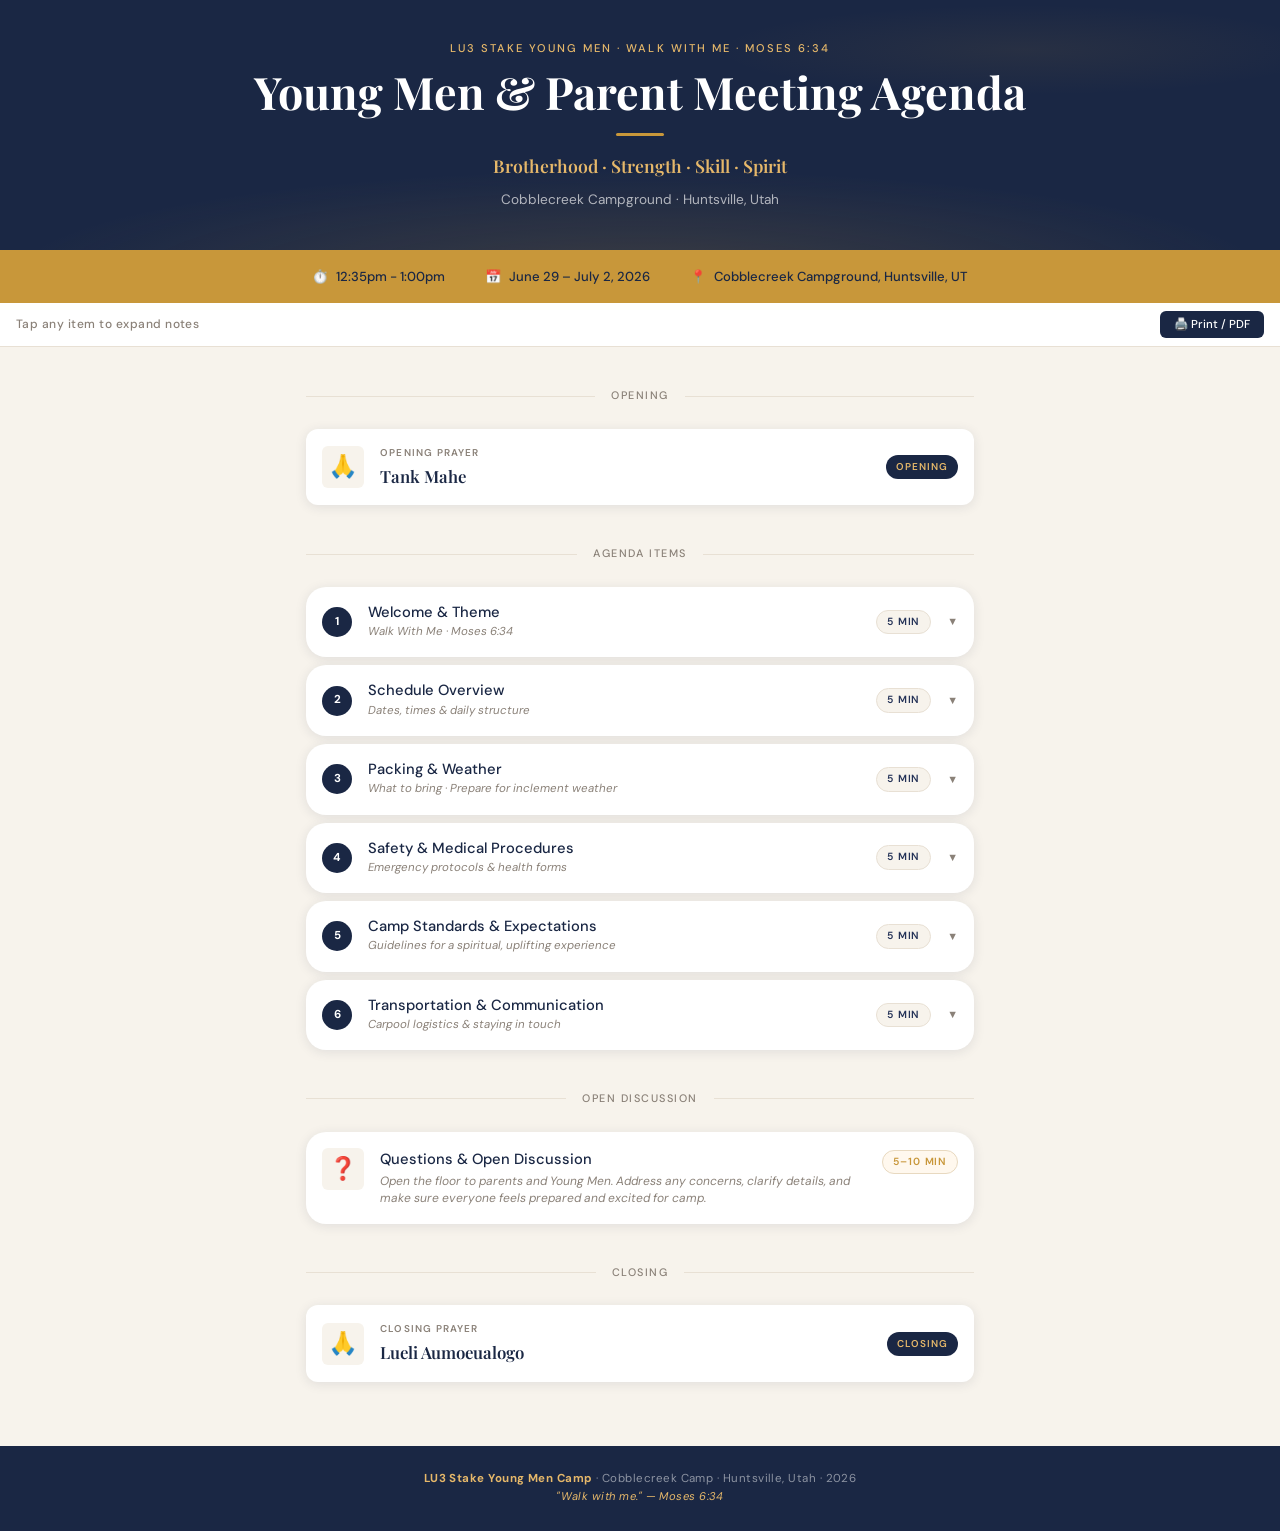
<file: agenda.html>
<!DOCTYPE html>
<html lang="en">
<head>
  <meta charset="UTF-8" />
  <meta name="viewport" content="width=device-width, initial-scale=1.0" />
  <title>Lehi 41st Ward Parent Meeting Agenda · LU3 Stake Young Men Camp 2026</title>
  <link rel="preconnect" href="https://fonts.googleapis.com" />
  <link rel="preconnect" href="https://fonts.gstatic.com" crossorigin />
  <link href="https://fonts.googleapis.com/css2?family=Playfair+Display:wght@400;600;700&family=DM+Sans:wght@300;400;500&display=swap" rel="stylesheet" />
  <style>
    :root {
      --navy:   #1a2744;
      --navy-mid: #243257;
      --gold:   #c8973a;
      --gold-lt:#e6b86a;
      --cream:  #f7f3ec;
      --stone:  #e8e0d4;
      --muted:  #8a8178;
      --white:  #ffffff;
      --radius-sm: 6px;
      --radius-md: 12px;
      --radius-lg: 20px;
      --shadow-card: 0 2px 12px rgba(26,39,68,.10);
      --shadow-lift: 0 6px 24px rgba(26,39,68,.16);
      --font-display: 'Playfair Display', Georgia, serif;
      --font-body:    'DM Sans', sans-serif;
      --spacing-xs: 4px;
      --spacing-sm: 8px;
      --spacing-md: 16px;
      --spacing-lg: 24px;
      --spacing-xl: 40px;
      --spacing-2xl: 64px;
    }
    *, *::before, *::after { box-sizing: border-box; margin: 0; padding: 0; }
    html { scroll-behavior: smooth; }
    body { font-family: var(--font-body); background: var(--cream); color: var(--navy); min-height: 100vh; font-size: 15px; line-height: 1.6; }

    .hero { background: var(--navy); color: var(--white); padding: var(--spacing-xl) var(--spacing-md); text-align: center; position: relative; overflow: hidden; }
    .hero::before { content: ''; position: absolute; inset: 0; background: radial-gradient(ellipse 70% 60% at 50% 110%, rgba(200,151,58,.18) 0%, transparent 70%), radial-gradient(ellipse 40% 30% at 80% 20%, rgba(200,151,58,.08) 0%, transparent 60%); pointer-events: none; }
    .hero-eyebrow { font-weight: 500; font-size: .7rem; letter-spacing: .18em; text-transform: uppercase; color: var(--gold-lt); margin-bottom: var(--spacing-sm); position: relative; }
    .hero h1 { font-family: var(--font-display); font-size: clamp(1.7rem, 6vw, 2.8rem); font-weight: 700; line-height: 1.15; position: relative; }
    .hero-sub { font-size: .85rem; color: rgba(255,255,255,.65); margin-top: var(--spacing-sm); max-width: 400px; margin-inline: auto; position: relative; }
    .gold-rule { width: 48px; height: 3px; background: var(--gold); border-radius: 2px; margin: var(--spacing-md) auto; position: relative; }
    .hero-dates { font-family: var(--font-display); font-size: 1.1rem; color: var(--gold-lt); font-weight: 600; position: relative; }

    .info-strip { background: var(--gold); color: var(--navy); padding: var(--spacing-md); }
    .info-strip-inner { max-width: 700px; margin: 0 auto; display: flex; flex-wrap: wrap; gap: var(--spacing-sm) var(--spacing-xl); justify-content: center; align-items: center; }
    .info-item { display: flex; align-items: center; gap: 8px; font-size: .82rem; font-weight: 500; }

    .print-bar { background: var(--white); border-bottom: 1px solid var(--stone); padding: var(--spacing-sm) var(--spacing-md); display: flex; align-items: center; justify-content: space-between; gap: var(--spacing-md); }
    .print-bar-label { font-size: .75rem; font-weight: 500; color: var(--muted); letter-spacing: .04em; }
    .print-btn { background: var(--navy); color: var(--white); border: none; border-radius: var(--radius-sm); padding: 6px 14px; font-family: var(--font-body); font-size: .72rem; font-weight: 500; cursor: pointer; display: flex; align-items: center; gap: 6px; transition: all .2s; }
    .print-btn:hover { background: var(--navy-mid); transform: translateY(-1px); box-shadow: 0 3px 8px rgba(26,39,68,.2); }

    .main { max-width: 700px; margin: 0 auto; padding: var(--spacing-xl) var(--spacing-md) var(--spacing-2xl); }

    .section-divider { display: flex; align-items: center; gap: var(--spacing-md); margin-bottom: var(--spacing-lg); }
    .section-divider-line { flex: 1; height: 1px; background: var(--stone); }
    .section-divider-label { font-size: .68rem; font-weight: 500; letter-spacing: .14em; text-transform: uppercase; color: var(--muted); }

    .prayer-card { background: var(--white); border-radius: var(--radius-md); box-shadow: var(--shadow-card); padding: var(--spacing-md); display: flex; align-items: center; gap: var(--spacing-md); }
    .prayer-emoji { font-size: 1.4rem; width: 42px; height: 42px; min-width: 42px; background: var(--cream); border-radius: var(--radius-sm); display: flex; align-items: center; justify-content: center; }
    .prayer-label { font-size: .62rem; font-weight: 600; text-transform: uppercase; letter-spacing: .12em; color: var(--muted); margin-bottom: 2px; }
    .prayer-name { font-family: var(--font-display); font-size: 1.05rem; font-weight: 600; color: var(--navy); }
    .prayer-badge { margin-left: auto; background: var(--navy); color: var(--gold-lt); font-size: .62rem; font-weight: 600; text-transform: uppercase; letter-spacing: .1em; padding: 4px 10px; border-radius: 999px; white-space: nowrap; }

    .agenda-list { display: flex; flex-direction: column; gap: var(--spacing-sm); }

    .agenda-card { background: var(--white); border-radius: var(--radius-lg); box-shadow: var(--shadow-card); overflow: hidden; transition: box-shadow .2s; }
    .agenda-card:hover { box-shadow: var(--shadow-lift); }
    .agenda-card-header { display: flex; align-items: center; gap: var(--spacing-md); padding: var(--spacing-md); cursor: pointer; user-select: none; }

    .step-num { width: 30px; height: 30px; min-width: 30px; border-radius: 50%; background: var(--navy); color: var(--white); font-size: .72rem; font-weight: 700; display: flex; align-items: center; justify-content: center; transition: background .2s; }
    .agenda-card.open .step-num { background: var(--gold); color: var(--navy); }

    .card-title-wrap { flex: 1; }
    .card-title { font-size: .92rem; font-weight: 500; color: var(--navy); line-height: 1.3; }
    .card-sub { font-size: .72rem; color: var(--muted); font-style: italic; margin-top: 1px; }

    .time-pill { background: var(--cream); border: 1px solid var(--stone); border-radius: 999px; padding: 3px 10px; font-size: .65rem; font-weight: 600; text-transform: uppercase; letter-spacing: .08em; color: var(--navy-mid); white-space: nowrap; }
    .time-pill.flex { background: #fff8ee; border-color: #e8d9c0; color: var(--gold); }

    .chevron { font-size: .68rem; color: var(--muted); transition: transform .25s; }
    .agenda-card.open .chevron { transform: rotate(180deg); }

    .expand-panel { display: none; border-top: 1px solid var(--stone); background: var(--cream); padding: var(--spacing-md) var(--spacing-md) var(--spacing-md) 58px; }
    .agenda-card.open .expand-panel { display: block; }

    .bullet-list { list-style: none; margin-bottom: var(--spacing-md); }
    .bullet-list li { display: flex; align-items: flex-start; gap: 8px; font-size: .78rem; color: var(--navy); padding: 3px 0; line-height: 1.45; }
    .bullet-list li::before { content: '·'; color: var(--gold); font-size: 1.1rem; line-height: 1.2; flex-shrink: 0; font-weight: 700; }

    .notes-label { font-size: .62rem; font-weight: 600; text-transform: uppercase; letter-spacing: .1em; color: var(--muted); margin-bottom: 6px; display: block; }
    .notes-textarea { width: 100%; background: var(--white); border: 1px solid var(--stone); border-radius: var(--radius-sm); padding: 8px 12px; font-family: var(--font-body); font-size: .8rem; color: var(--navy); resize: vertical; min-height: 68px; outline: none; transition: border-color .2s; line-height: 1.5; }
    .notes-textarea:focus { border-color: var(--navy-mid); }
    .notes-textarea::placeholder { color: var(--muted); }

    .questions-block { background: var(--white); border-radius: var(--radius-lg); box-shadow: var(--shadow-card); padding: var(--spacing-md); display: flex; align-items: flex-start; gap: var(--spacing-md); }
    .q-emoji { font-size: 1.4rem; width: 42px; height: 42px; min-width: 42px; background: var(--cream); border-radius: var(--radius-sm); display: flex; align-items: center; justify-content: center; }
    .q-body { flex: 1; }
    .q-title { font-size: .92rem; font-weight: 500; color: var(--navy); margin-bottom: 2px; }
    .q-sub { font-size: .75rem; color: var(--muted); font-style: italic; line-height: 1.45; }
    .q-pill { background: #fff8ee; border: 1px solid #e8d9c0; border-radius: 999px; padding: 3px 10px; font-size: .65rem; font-weight: 600; text-transform: uppercase; letter-spacing: .08em; color: var(--gold); white-space: nowrap; height: fit-content; margin-top: 2px; }

    footer { background: var(--navy); color: rgba(255,255,255,.5); text-align: center; padding: var(--spacing-lg) var(--spacing-md); font-size: .72rem; letter-spacing: .04em; }
    footer strong { color: var(--gold-lt); }
    footer .motto { color: var(--gold-lt); font-style: italic; margin-top: 4px; font-size: .7rem; }

    @media print {
      .print-bar, .chevron { display: none !important; }
      .expand-panel { display: block !important; }
      .agenda-card { break-inside: avoid; }
      .hero, .info-strip, footer { -webkit-print-color-adjust: exact; print-color-adjust: exact; }
      body { background: white; }
    }
  </style>
</head>
<body>

<header class="hero">
  <p class="hero-eyebrow">LU3 Stake Young Men · Walk With Me · Moses 6:34</p>
  <h1>Young Men & Parent Meeting Agenda</h1>
  <div class="gold-rule"></div>
  <p class="hero-dates">Brotherhood · Strength · Skill · Spirit</p>
  <p class="hero-sub">Cobblecreek Campground · Huntsville, Utah</p>
</header>

<section class="info-strip">
  <div class="info-strip-inner">
    <div class="info-item"><span>⏱️</span> 12:35pm - 1:00pm</div>
    <div class="info-item"><span>📅</span> June 29 – July 2, 2026</div>
    <div class="info-item"><span>📍</span> Cobblecreek Campground, Huntsville, UT</div>
  </div>
</section>

<div class="print-bar">
  <span class="print-bar-label">Tap any item to expand notes</span>
  <button class="print-btn" onclick="window.print()">🖨️ Print / PDF</button>
</div>

<main class="main">

  <div class="section-divider">
    <span class="section-divider-line"></span>
    <span class="section-divider-label">Opening</span>
    <span class="section-divider-line"></span>
  </div>

  <div class="prayer-card">
    <div class="prayer-emoji">🙏</div>
    <div>
      <div class="prayer-label">Opening Prayer</div>
      <div class="prayer-name">Tank Mahe</div>
    </div>
    <span class="prayer-badge">Opening</span>
  </div>

  <div class="section-divider" style="margin-top: var(--spacing-xl);">
    <span class="section-divider-line"></span>
    <span class="section-divider-label">Agenda Items</span>
    <span class="section-divider-line"></span>
  </div>

  <div class="agenda-list">

    <div class="agenda-card" id="item-1">
      <div class="agenda-card-header" onclick="toggleItem('item-1')">
        <div class="step-num">1</div>
        <div class="card-title-wrap">
          <div class="card-title">Welcome &amp; Theme</div>
          <div class="card-sub">Walk With Me · Moses 6:34</div>
        </div>
        <span class="time-pill">5 min</span>
        <span class="chevron">▼</span>
      </div>
      <div class="expand-panel">
        <ul class="bullet-list">
          <li>Theme Scripture: Moses 6:34 — "Walk with me"</li>
          <li>11 Wards | 198 Young Men Registered | 10 Priesthood Leaders | 21 Young Men | 31 Total Ward Individuals</li>
        </ul>
        <span class="notes-label">Notes</span>
        <textarea class="notes-textarea" placeholder="Add notes here…"></textarea>
      </div>
    </div>

    <div class="agenda-card" id="item-2">
      <div class="agenda-card-header" onclick="toggleItem('item-2')">
        <div class="step-num">2</div>
        <div class="card-title-wrap">
          <div class="card-title">Schedule Overview</div>
          <div class="card-sub">Dates, times &amp; daily structure</div>
        </div>
        <span class="time-pill">5 min</span>
        <span class="chevron">▼</span>
      </div>
      <div class="expand-panel">
        <ul class="bullet-list">
          <li>Review camp dates and departure/return times</li>
          <li><a href="https://lehi41.com/ymcamp/schedule.html" target=_blank">Walk through the daily schedule at Cobblecreek</a></li>
        </ul>
        <span class="notes-label">Notes</span>
        <textarea class="notes-textarea" placeholder="Add notes here…"></textarea>
      </div>
    </div>

    <div class="agenda-card" id="item-3">
      <div class="agenda-card-header" onclick="toggleItem('item-3')">
        <div class="step-num">3</div>
        <div class="card-title-wrap">
          <div class="card-title">Packing &amp; Weather</div>
          <div class="card-sub">What to bring · Prepare for inclement weather</div>
        </div>
        <span class="time-pill">5 min</span>
        <span class="chevron">▼</span>
      </div>
      <div class="expand-panel">
        <ul class="bullet-list">
          <li>Temperatures - Warm Day (89) | Cool Evening (50)</li>
          <li>Distribute or reference the <a href="https://lehi41.com/ymcamp/checklist.html" target=_blank">Young Men Packing List</a></li>
          <li>Rain poncho, warm pajamas, and a jacket are essential</li>
        </ul>
        <span class="notes-label">Notes</span>
        <textarea class="notes-textarea" placeholder="Add notes here…"></textarea>
      </div>
    </div>

    <div class="agenda-card" id="item-4">
      <div class="agenda-card-header" onclick="toggleItem('item-4')">
        <div class="step-num">4</div>
        <div class="card-title-wrap">
          <div class="card-title">Safety &amp; Medical Procedures</div>
          <div class="card-sub">Emergency protocols &amp; health forms</div>
        </div>
        <span class="time-pill">5 min</span>
        <span class="chevron">▼</span>
      </div>
      <div class="expand-panel">
        <ul class="bullet-list">
          <li>All Young Men committed already signed the Waiver</li>
          <li><a href="https://www.churchofjesuschrist.org/callings/safety/protecting-children-and-youth?lang=eng" target="_blank">Adults - Youth Protection Training</a></li>
          <li>Note any allergies or medications to be aware of</li>
          <li>First-aid kit locations at camp</li>
        </ul>
        <span class="notes-label">Notes</span>
        <textarea class="notes-textarea" placeholder="Add notes here…"></textarea>
      </div>
    </div>

    <div class="agenda-card" id="item-5">
      <div class="agenda-card-header" onclick="toggleItem('item-5')">
        <div class="step-num">5</div>
        <div class="card-title-wrap">
          <div class="card-title">Camp Standards &amp; Expectations</div>
          <div class="card-sub">Guidelines for a spiritual, uplifting experience</div>
        </div>
        <span class="time-pill">5 min</span>
        <span class="chevron">▼</span>
      </div>
      <div class="expand-panel">
        <ul class="bullet-list">
          <li>Kindness and langauge towards one another throughout camp</li>
          <li>Technology &amp; phone policy - let it not be a distraction</li>
          <li>Buddy system - stay in a buddy system at all times when you leave the campsite</li>
          <li>Be aware of your surroundings - pick up trash anywhere on campsite</li>          
        </ul>
        <span class="notes-label">Notes</span>
        <textarea class="notes-textarea" placeholder="Add notes here…"></textarea>
      </div>
    </div>

    <div class="agenda-card" id="item-6">
      <div class="agenda-card-header" onclick="toggleItem('item-6')">
        <div class="step-num">6</div>
        <div class="card-title-wrap">
          <div class="card-title">Transportation &amp; Communication</div>
          <div class="card-sub">Carpool logistics &amp; staying in touch</div>
        </div>
        <span class="time-pill">5 min</span>
        <span class="chevron">▼</span>
      </div>
      <div class="expand-panel">
        <ul class="bullet-list">
          <li>Skyridge Athletic Wing — Load Up, Devotional & Light Lunch Meet 9:45 – 9:55 AM. Depart before 10:00 AM. No later.</li>
          <li>How leaders will communicate updates to parents - Priesthood Leaders in attendance</li>
          <li>2 Vans (10 seaters), 2-3 Trucks and Vehicles to transport the group | Enough for 32 seats to haul group equipment)
          <li>Cell service may be limited — primary contact info (Bishopric, Brother Bowman or Brother Faga</li>
          <li>Thursday Morning - July 2nd: Wards stop together on the way home to eat and reflect on camp. Golden Corral Buffet & Grill, 665 7200 S, Midvale, UT 84047 or Chuck-A-Rama, 12344 Minuteman Dr, Draper, UT 84020. Both opens at 11:00 AM. Plan for 12:30-1pm pickup at Skyridge spot</li>
        </ul>
        <span class="notes-label">Notes</span>
        <textarea class="notes-textarea" placeholder="Add notes here…"></textarea>
      </div>
    </div>

  </div>

  <div class="section-divider" style="margin-top: var(--spacing-xl);">
    <span class="section-divider-line"></span>
    <span class="section-divider-label">Open Discussion</span>
    <span class="section-divider-line"></span>
  </div>

  <div class="questions-block">
    <div class="q-emoji">❓</div>
    <div class="q-body">
      <div class="q-title">Questions &amp; Open Discussion</div>
      <div class="q-sub">Open the floor to parents and Young Men. Address any concerns, clarify details, and make sure everyone feels prepared and excited for camp.</div>
    </div>
    <span class="q-pill">5–10 min</span>
  </div>

  <div class="section-divider" style="margin-top: var(--spacing-xl);">
    <span class="section-divider-line"></span>
    <span class="section-divider-label">Closing</span>
    <span class="section-divider-line"></span>
  </div>

  <div class="prayer-card">
    <div class="prayer-emoji">🙏</div>
    <div>
      <div class="prayer-label">Closing Prayer</div>
      <div class="prayer-name">Lueli Aumoeualogo</div>
    </div>
    <span class="prayer-badge">Closing</span>
  </div>

</main>

<footer>
  <strong>LU3 Stake Young Men Camp</strong> · Cobblecreek Camp · Huntsville, Utah · 2026<br/>
  <span class="motto">"Walk with me." — Moses 6:34</span>
</footer>

<script>
  function toggleItem(id) {
    document.getElementById(id).classList.toggle('open');
  }
  document.querySelectorAll('.notes-textarea').forEach((ta, i) => {
    const key = 'agenda-note-' + i;
    try { if (localStorage.getItem(key)) ta.value = localStorage.getItem(key); } catch(e) {}
    ta.addEventListener('input', () => { try { localStorage.setItem(key, ta.value); } catch(e) {} });
  });
</script>
</body>
</html>
</file>
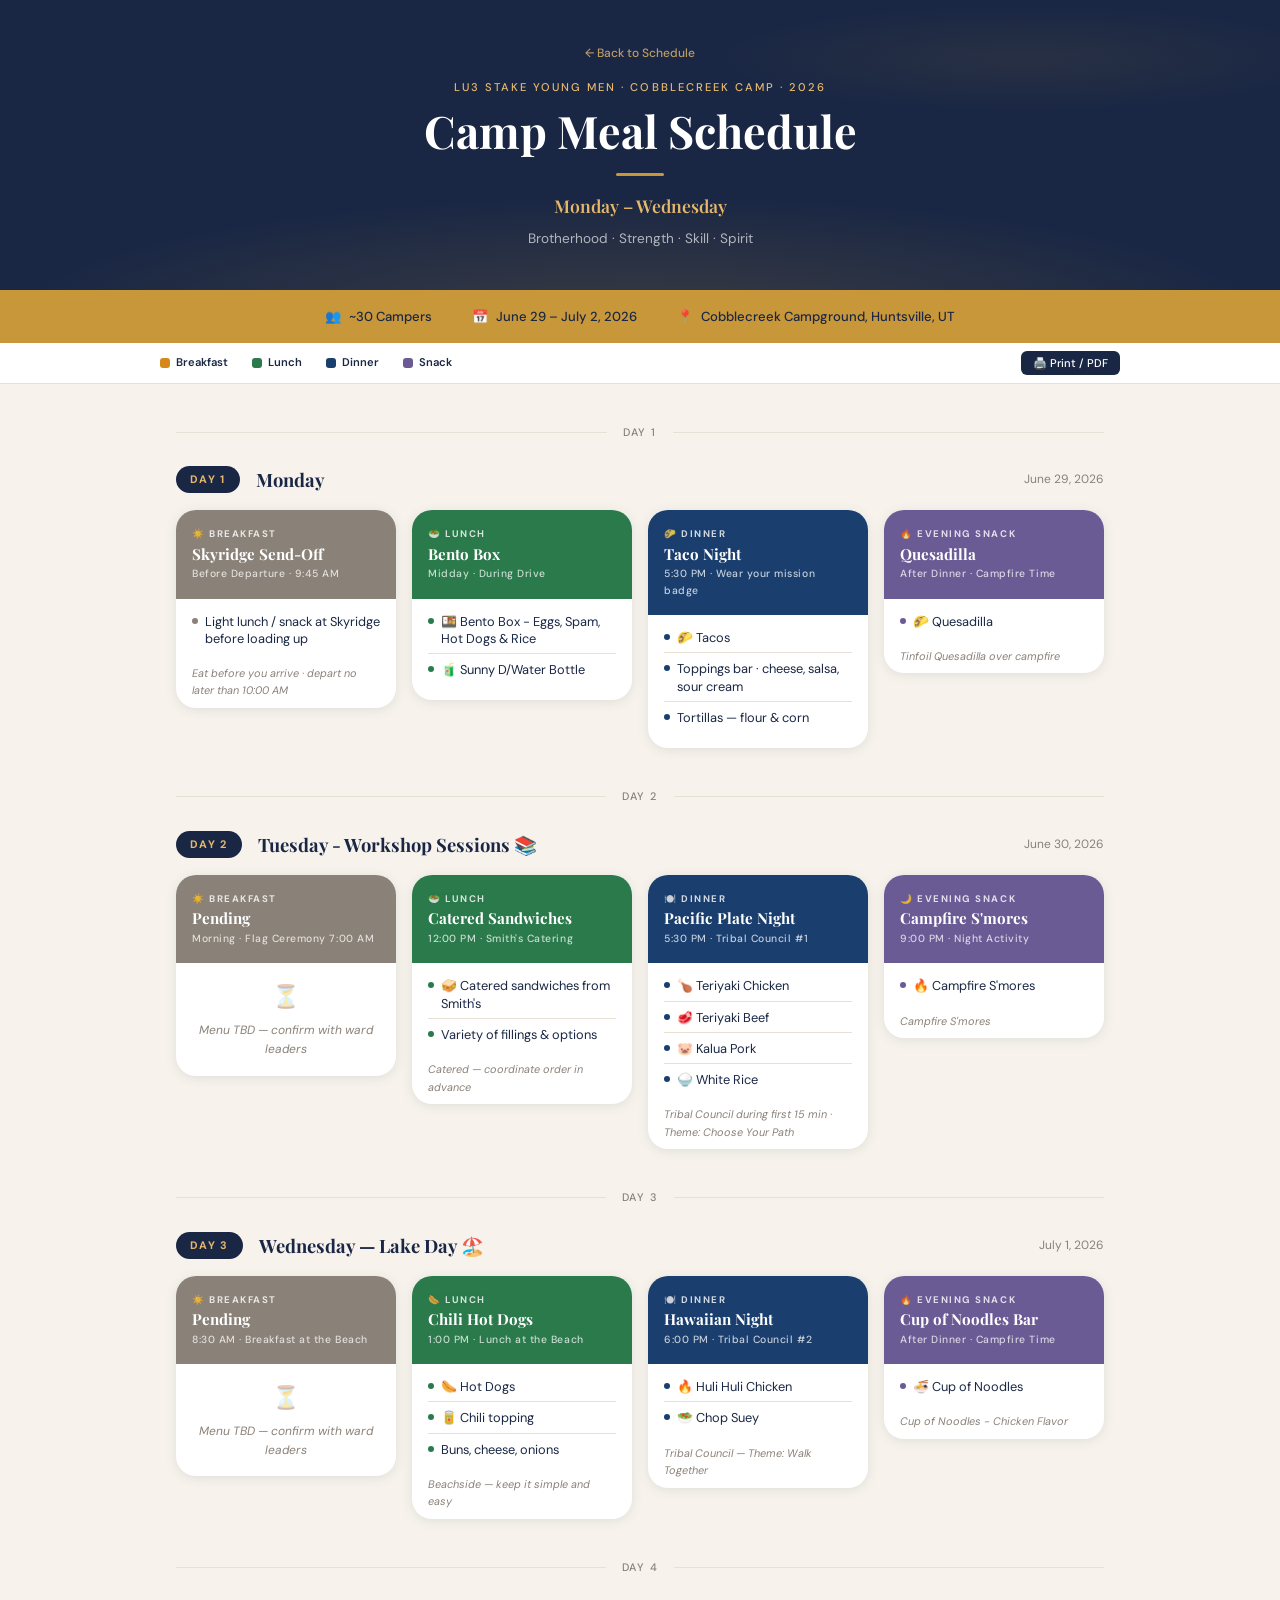
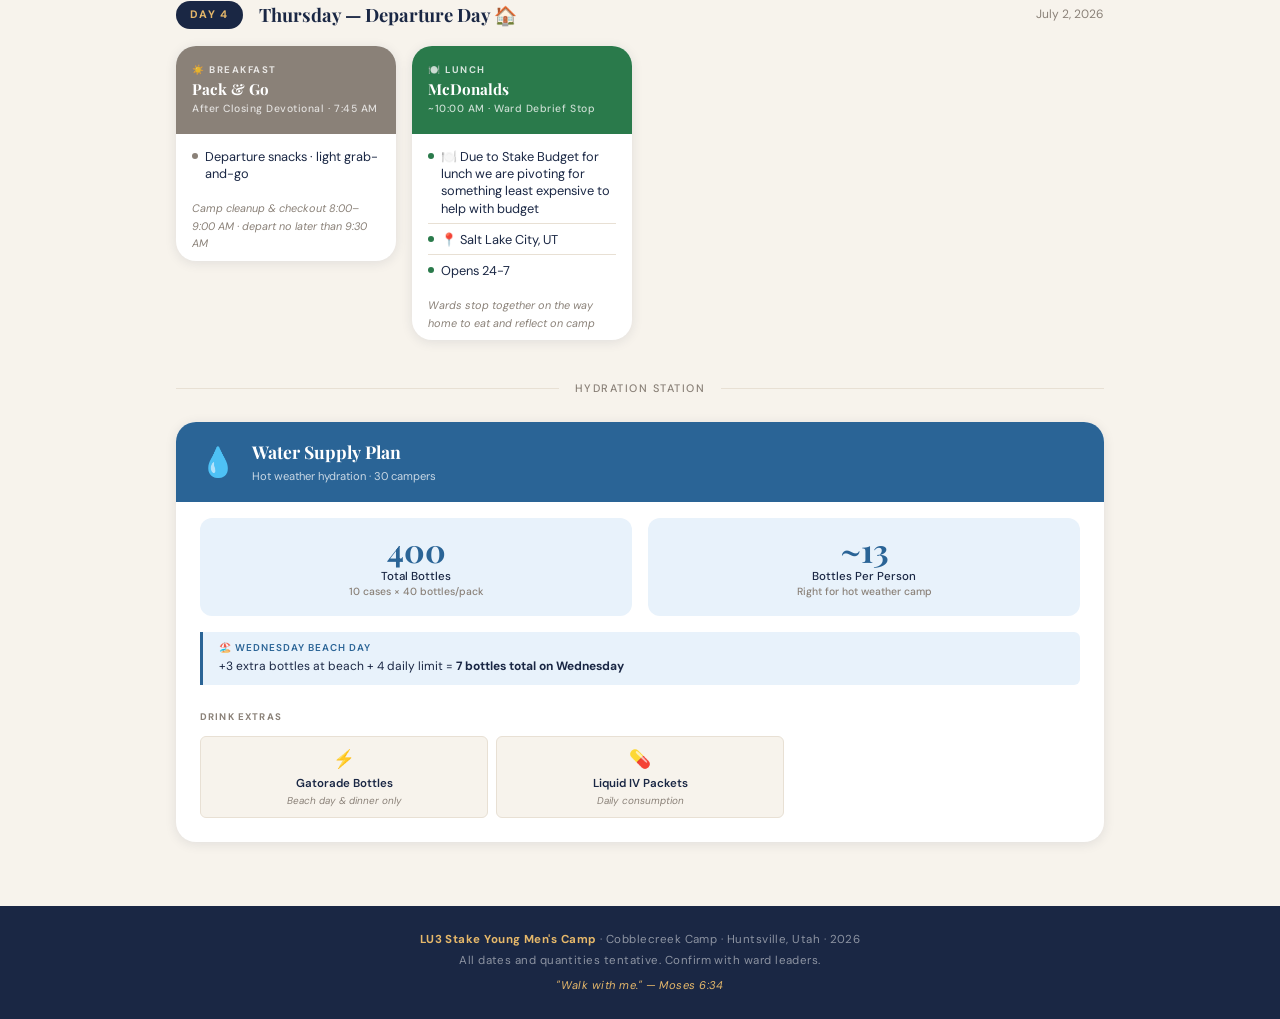
<file: food.html>
<!DOCTYPE html>
<html lang="en">
<head>
  <meta charset="UTF-8" />
  <meta name="viewport" content="width=device-width, initial-scale=1.0" />
  <title>Camp Meal Schedule 2026 — LU3 Stake YM Camp</title>
  <link rel="preconnect" href="https://fonts.googleapis.com" />
  <link rel="preconnect" href="https://fonts.gstatic.com" crossorigin />
  <link href="https://fonts.googleapis.com/css2?family=Playfair+Display:wght@400;600;700&family=DM+Sans:wght@300;400;500&display=swap" rel="stylesheet" />
  <style>
    :root {
      --navy:      #1a2744;
      --navy-mid:  #243257;
      --gold:      #c8973a;
      --gold-lt:   #e6b86a;
      --cream:     #f7f3ec;
      --stone:     #e8e0d4;
      --muted:     #8a8178;
      --white:     #ffffff;
      --radius-sm: 6px;
      --radius-md: 12px;
      --radius-lg: 20px;
      --shadow-card: 0 2px 12px rgba(26,39,68,.10);
      --shadow-lift: 0 6px 24px rgba(26,39,68,.16);
      --font-display: 'Playfair Display', Georgia, serif;
      --font-body:    'DM Sans', sans-serif;
      --spacing-xs: 4px;
      --spacing-sm: 8px;
      --spacing-md: 16px;
      --spacing-lg: 24px;
      --spacing-xl: 40px;
      --spacing-2xl: 64px;

      /* Meal type colors */
      --breakfast:    #d4891a;
      --breakfast-lt: #fef6e8;
      --lunch:        #2a7a4b;
      --lunch-lt:     #e8f5ee;
      --dinner:       #1a3f6f;
      --dinner-lt:    #e8eef8;
      --snack:        #6b5b95;
      --snack-lt:     #f0edf8;
    }

    *, *::before, *::after { box-sizing: border-box; margin: 0; padding: 0; }
    html { scroll-behavior: smooth; }
    body { font-family: var(--font-body); background: var(--cream); color: var(--navy); min-height: 100vh; font-size: 15px; line-height: 1.6; }

    /* ── HERO ── */
    .hero { background: var(--navy); color: var(--white); padding: var(--spacing-xl) var(--spacing-md); text-align: center; position: relative; overflow: hidden; }
    .hero::before { content: ''; position: absolute; inset: 0; background: radial-gradient(ellipse 70% 60% at 50% 110%, rgba(200,151,58,.18) 0%, transparent 70%), radial-gradient(ellipse 40% 30% at 80% 20%, rgba(200,151,58,.08) 0%, transparent 60%); pointer-events: none; }
    .hero-eyebrow { font-weight: 500; font-size: .7rem; letter-spacing: .18em; text-transform: uppercase; color: var(--gold-lt); margin-bottom: var(--spacing-sm); position: relative; }
    .hero h1 { font-family: var(--font-display); font-size: clamp(1.7rem, 6vw, 2.8rem); font-weight: 700; line-height: 1.15; position: relative; }
    .hero-sub { font-size: .85rem; color: rgba(255,255,255,.65); margin-top: var(--spacing-sm); max-width: 420px; margin-inline: auto; position: relative; }
    .gold-rule { width: 48px; height: 3px; background: var(--gold); border-radius: 2px; margin: var(--spacing-md) auto; position: relative; }
    .hero-dates { font-family: var(--font-display); font-size: 1.1rem; color: var(--gold-lt); font-weight: 600; position: relative; }
    .back-link { display: inline-flex; align-items: center; gap: 6px; font-size: .75rem; font-weight: 500; color: var(--gold-lt); text-decoration: none; opacity: .8; transition: opacity .18s; position: relative; z-index: 1; margin-bottom: var(--spacing-md); }
    .back-link:hover { opacity: 1; }

    /* ── INFO STRIP ── */
    .info-strip { background: var(--gold); color: var(--navy); padding: var(--spacing-md); }
    .info-strip-inner { max-width: 960px; margin: 0 auto; display: flex; flex-wrap: wrap; gap: var(--spacing-sm) var(--spacing-xl); justify-content: center; align-items: center; }
    .info-item { display: flex; align-items: center; gap: 8px; font-size: .82rem; font-weight: 500; }

    /* ── LEGEND ── */
    .legend-bar { background: var(--white); border-bottom: 1px solid var(--stone); padding: var(--spacing-sm) var(--spacing-md); }
    .legend-inner { max-width: 960px; margin: 0 auto; display: flex; flex-wrap: wrap; gap: var(--spacing-sm) var(--spacing-lg); align-items: center; justify-content: center; }
    .legend-item { display: flex; align-items: center; gap: 6px; font-size: .7rem; font-weight: 600; color: var(--navy); }
    .legend-dot { width: 10px; height: 10px; border-radius: 3px; flex-shrink: 0; }
    .legend-dot.breakfast { background: var(--breakfast); }
    .legend-dot.lunch     { background: var(--lunch); }
    .legend-dot.dinner    { background: var(--dinner); }
    .legend-dot.snack     { background: var(--snack); }
    .print-btn-wrap { margin-left: auto; }
    .print-btn { background: var(--navy); color: var(--white); border: none; border-radius: var(--radius-sm); padding: 5px 12px; font-family: var(--font-body); font-size: .7rem; font-weight: 500; cursor: pointer; display: flex; align-items: center; gap: 5px; transition: all .2s; }
    .print-btn:hover { background: var(--navy-mid); transform: translateY(-1px); }

    /* ── MAIN ── */
    .main { max-width: 960px; margin: 0 auto; padding: var(--spacing-xl) var(--spacing-md) var(--spacing-2xl); }

    /* ── SECTION DIVIDER ── */
    .section-divider { display: flex; align-items: center; gap: var(--spacing-md); margin-bottom: var(--spacing-lg); margin-top: var(--spacing-xl); }
    .section-divider:first-child { margin-top: 0; }
    .section-divider-line { flex: 1; height: 1px; background: var(--stone); }
    .section-divider-label { font-size: .68rem; font-weight: 500; letter-spacing: .14em; text-transform: uppercase; color: var(--muted); }

    /* ── DAY BLOCK ── */
    .day-block { margin-bottom: var(--spacing-xl); }
    .day-label-row { display: flex; align-items: center; gap: var(--spacing-md); margin-bottom: var(--spacing-md); }
    .day-pill { background: var(--navy); color: var(--gold-lt); font-size: .68rem; font-weight: 700; letter-spacing: .12em; text-transform: uppercase; padding: 5px 14px; border-radius: 999px; white-space: nowrap; }
    .day-title { font-family: var(--font-display); font-size: 1.15rem; font-weight: 700; color: var(--navy); }
    .day-date { font-size: .75rem; color: var(--muted); margin-left: auto; white-space: nowrap; }

    /* ── MEAL GRID ── */
    .meal-grid { display: grid; grid-template-columns: repeat(4, 1fr); gap: var(--spacing-md); align-items: start; }
    @media (max-width: 780px) { .meal-grid { grid-template-columns: repeat(2, 1fr); } }
    @media (max-width: 480px) { .meal-grid { grid-template-columns: 1fr; } }

    /* ── MEAL CARD ── */
    .meal-card { background: var(--white); border-radius: var(--radius-lg); box-shadow: var(--shadow-card); overflow: hidden; transition: box-shadow .2s; }
    .meal-card:hover { box-shadow: var(--shadow-lift); }

    .meal-card-header { padding: var(--spacing-md); color: var(--white); position: relative; }
    .meal-card-header.breakfast { background: var(--breakfast); }
    .meal-card-header.lunch     { background: var(--lunch); }
    .meal-card-header.dinner    { background: var(--dinner); }
    .meal-card-header.snack     { background: var(--snack); }
    .meal-card-header.pending   { background: var(--muted); }

    .meal-type-label { font-size: .6rem; font-weight: 700; text-transform: uppercase; letter-spacing: .16em; opacity: .8; margin-bottom: 3px; }
    .meal-name { font-family: var(--font-display); font-size: .95rem; font-weight: 700; line-height: 1.2; }
    .meal-time { font-size: .65rem; opacity: .75; margin-top: 3px; font-weight: 500; letter-spacing: .05em; }

    .meal-items { padding: var(--spacing-sm) var(--spacing-md) var(--spacing-md); list-style: none; display: flex; flex-direction: column; gap: 1px; }
    .meal-item { display: flex; align-items: flex-start; gap: 7px; padding: 6px 0; border-bottom: 1px solid var(--stone); font-size: .8rem; color: var(--navy); font-weight: 400; line-height: 1.35; }
    .meal-item:last-child { border-bottom: none; }
    .meal-dot { width: 6px; height: 6px; border-radius: 50%; flex-shrink: 0; margin-top: 5px; }
    .meal-dot.breakfast { background: var(--breakfast); }
    .meal-dot.lunch     { background: var(--lunch); }
    .meal-dot.dinner    { background: var(--dinner); }
    .meal-dot.snack     { background: var(--snack); }
    .meal-dot.pending   { background: var(--muted); }

    .meal-note { font-size: .68rem; color: var(--muted); font-style: italic; padding: 0 var(--spacing-md) var(--spacing-sm); margin-top: -4px; }

    /* Pending card */
    .pending-body { padding: var(--spacing-md); display: flex; flex-direction: column; align-items: center; justify-content: center; gap: 6px; min-height: 80px; text-align: center; }
    .pending-icon { font-size: 1.4rem; opacity: .4; }
    .pending-text { font-size: .75rem; color: var(--muted); font-style: italic; }

    /* ── SNACK SECTION ── */
    .snack-grid { display: grid; grid-template-columns: repeat(3, 1fr); gap: var(--spacing-md); align-items: start; }
    @media (max-width: 680px) { .snack-grid { grid-template-columns: 1fr; } }

    .snack-card { background: var(--white); border-radius: var(--radius-lg); box-shadow: var(--shadow-card); overflow: hidden; transition: box-shadow .2s; }
    .snack-card:hover { box-shadow: var(--shadow-lift); }
    .snack-card-header { padding: var(--spacing-md); color: var(--white); background: var(--snack); }
    .snack-day-sub { font-size: .6rem; font-weight: 700; text-transform: uppercase; letter-spacing: .14em; opacity: .8; margin-bottom: 2px; }
    .snack-name { font-family: var(--font-display); font-size: .95rem; font-weight: 700; line-height: 1.2; }
    .snack-occasion { font-size: .65rem; opacity: .75; margin-top: 3px; }
    .snack-items { padding: var(--spacing-sm) var(--spacing-md) var(--spacing-md); list-style: none; display: flex; flex-direction: column; gap: 1px; }
    .snack-item { display: flex; align-items: center; gap: 7px; padding: 6px 0; border-bottom: 1px solid var(--stone); font-size: .8rem; color: var(--navy); }
    .snack-item:last-child { border-bottom: none; }
    .snack-dot { width: 6px; height: 6px; border-radius: 50%; flex-shrink: 0; background: var(--snack); }
    .snack-note { font-size: .68rem; color: var(--muted); font-style: italic; padding: 0 var(--spacing-md) var(--spacing-sm); margin-top: -4px; }

    /* ── HYDRATION ── */
    .water-card { background: var(--white); border-radius: var(--radius-lg); box-shadow: var(--shadow-card); overflow: hidden; }
    .water-header { background: #2a6496; color: var(--white); padding: var(--spacing-md) var(--spacing-lg); display: flex; align-items: center; gap: var(--spacing-md); }
    .water-title { font-family: var(--font-display); font-size: 1.1rem; font-weight: 700; }
    .water-sub { font-size: .7rem; opacity: .75; margin-top: 2px; }
    .water-body { padding: var(--spacing-md) var(--spacing-lg); display: grid; grid-template-columns: 1fr 1fr; gap: var(--spacing-md); }
    @media (max-width: 500px) { .water-body { grid-template-columns: 1fr; } }
    .water-stat { background: #e8f2fb; border-radius: var(--radius-md); padding: var(--spacing-md); text-align: center; }
    .water-stat-num { font-family: var(--font-display); font-size: 2rem; font-weight: 700; color: #2a6496; line-height: 1; margin-bottom: 4px; }
    .water-stat-label { font-size: .72rem; font-weight: 500; color: var(--navy); line-height: 1.3; }
    .hydration-extras { padding: 0 var(--spacing-lg) var(--spacing-lg); display: grid; grid-template-columns: repeat(3, 1fr); gap: var(--spacing-sm); }
    @media (max-width: 500px) { .hydration-extras { grid-template-columns: 1fr; } }
    .hydration-tag { background: var(--cream); border: 1px solid var(--stone); border-radius: var(--radius-sm); padding: var(--spacing-sm) var(--spacing-md); text-align: center; }
    .hydration-tag-icon { font-size: 1.1rem; margin-bottom: 4px; }
    .hydration-tag-name { font-size: .72rem; font-weight: 600; color: var(--navy); line-height: 1.2; }
    .hydration-tag-when { font-size: .62rem; color: var(--muted); font-style: italic; margin-top: 2px; }
    .beach-note { margin: 0 var(--spacing-lg) var(--spacing-lg); background: #e8f2fb; border-left: 3px solid #2a6496; border-radius: 0 var(--radius-sm) var(--radius-sm) 0; padding: var(--spacing-sm) var(--spacing-md); }
    .beach-note-label { font-size: .62rem; font-weight: 600; text-transform: uppercase; letter-spacing: .1em; color: #2a6496; margin-bottom: 2px; }
    .beach-note-text { font-size: .75rem; color: var(--navy); }

    /* ── TINFOIL ── */
    .options-grid { display: grid; grid-template-columns: repeat(2, 1fr); gap: var(--spacing-md); align-items: start; }
    @media (max-width: 540px) { .options-grid { grid-template-columns: 1fr; } }
    .option-card { background: var(--white); border-radius: var(--radius-lg); box-shadow: var(--shadow-card); overflow: hidden; transition: box-shadow .2s; }
    .option-card:hover { box-shadow: var(--shadow-lift); }
    .option-header { padding: var(--spacing-md); color: var(--white); }
    .option-header.nachos  { background: #b5451b; }
    .option-header.pizza   { background: #6b2d8c; }
    .option-header.banana  { background: #7a5010; }
    .option-header.apple   { background: #4a7c59; }
    .option-num { font-size: .6rem; font-weight: 600; text-transform: uppercase; letter-spacing: .16em; opacity: .7; margin-bottom: 2px; }
    .option-title { font-family: var(--font-display); font-size: 1.05rem; font-weight: 700; line-height: 1.2; }
    .option-meta { font-size: .68rem; opacity: .75; margin-top: 3px; }
    .fav-badge { display: inline-block; background: var(--gold); color: var(--navy); font-size: .55rem; font-weight: 700; text-transform: uppercase; letter-spacing: .1em; padding: 2px 7px; border-radius: 999px; margin-left: 6px; vertical-align: middle; }
    .option-body { padding: var(--spacing-sm) var(--spacing-md) var(--spacing-md); }
    .option-section-label { font-size: .6rem; font-weight: 700; text-transform: uppercase; letter-spacing: .12em; color: var(--muted); margin: var(--spacing-sm) 0 4px; }
    .option-list { list-style: none; display: flex; flex-direction: column; gap: 1px; }
    .option-list li { font-size: .78rem; color: var(--navy); padding: 4px 0 4px 14px; position: relative; border-bottom: 1px solid var(--stone); line-height: 1.35; }
    .option-list li:last-child { border-bottom: none; }
    .option-list li::before { content: '·'; position: absolute; left: 3px; font-weight: 700; color: var(--gold); }
    .cook-pill { display: inline-flex; align-items: center; gap: 5px; background: var(--cream); border: 1px solid var(--stone); border-radius: 999px; font-size: .65rem; font-weight: 600; color: var(--navy); padding: 3px 10px; margin-top: var(--spacing-sm); }

    /* ── NOODLES ── */
    .noodles-card { background: var(--white); border-radius: var(--radius-lg); box-shadow: var(--shadow-card); overflow: hidden; }
    .noodles-header { background: var(--navy-mid); color: var(--white); padding: var(--spacing-md) var(--spacing-lg); display: flex; align-items: center; gap: var(--spacing-md); }
    .noodles-title { font-family: var(--font-display); font-size: 1.1rem; font-weight: 700; }
    .noodles-sub { font-size: .7rem; opacity: .75; margin-top: 2px; }
    .noodles-body { padding: var(--spacing-md) var(--spacing-lg); display: grid; grid-template-columns: 1fr 1fr; gap: var(--spacing-md); }
    @media (max-width: 500px) { .noodles-body { grid-template-columns: 1fr; } }
    .noodles-why { background: var(--cream); border-radius: var(--radius-md); padding: var(--spacing-md); }
    .noodles-why-title { font-size: .62rem; font-weight: 700; text-transform: uppercase; letter-spacing: .1em; color: var(--muted); margin-bottom: var(--spacing-sm); }
    .why-list { list-style: none; }
    .why-list li { font-size: .78rem; color: var(--navy); padding: 3px 0 3px 14px; position: relative; line-height: 1.4; }
    .why-list li::before { content: '✓'; position: absolute; left: 0; font-size: .65rem; color: #4a7c59; font-weight: 700; }
    .noodles-qty { background: var(--navy); border-radius: var(--radius-md); padding: var(--spacing-md); color: var(--white); text-align: center; display: flex; flex-direction: column; justify-content: center; gap: 4px; }
    .noodles-qty-num { font-family: var(--font-display); font-size: 2.4rem; font-weight: 700; color: var(--gold); line-height: 1; }
    .noodles-qty-label { font-size: .72rem; opacity: .75; }
    .flavors-row { padding: 0 var(--spacing-lg) var(--spacing-lg); display: flex; gap: var(--spacing-sm); flex-wrap: wrap; }
    .flavor-tag { background: var(--navy); color: var(--white); font-size: .68rem; font-weight: 600; text-transform: uppercase; letter-spacing: .1em; padding: 5px 14px; border-radius: var(--radius-sm); }
    .flavor-tag.gold { background: var(--gold); color: var(--navy); }

    /* ── FOOTER ── */
    footer { background: var(--navy); color: rgba(255,255,255,.5); text-align: center; padding: var(--spacing-lg) var(--spacing-md); font-size: .72rem; letter-spacing: .04em; line-height: 1.8; }
    footer strong { color: var(--gold-lt); }
    footer .motto { color: var(--gold-lt); font-style: italic; margin-top: 4px; font-size: .7rem; display: block; }

    @media print {
      .legend-bar .print-btn { display: none; }
      body { background: white; }
      .hero, .info-strip, footer { -webkit-print-color-adjust: exact; print-color-adjust: exact; }
      .meal-card-header, .snack-card-header, .option-header, .water-header, .noodles-header { -webkit-print-color-adjust: exact; print-color-adjust: exact; }
    }
  </style>
</head>
<body>

<header class="hero">
  <a class="back-link" href="index.html">← Back to Schedule</a>
  <p class="hero-eyebrow">LU3 Stake Young Men · Cobblecreek Camp · 2026</p>
  <h1>Camp Meal Schedule</h1>
  <div class="gold-rule"></div>
  <p class="hero-dates">Monday – Wednesday</p>
  <p class="hero-sub">Brotherhood · Strength · Skill · Spirit</p>
</header>

<section class="info-strip">
  <div class="info-strip-inner">
    <div class="info-item"><span>👥</span> ~30 Campers</div>
    <div class="info-item"><span>📅</span> June 29 – July 2, 2026</div>
    <div class="info-item"><span>📍</span> Cobblecreek Campground, Huntsville, UT</div>
  </div>
</section>

<div class="legend-bar">
  <div class="legend-inner">
    <div class="legend-item"><div class="legend-dot breakfast"></div> Breakfast</div>
    <div class="legend-item"><div class="legend-dot lunch"></div> Lunch</div>
    <div class="legend-item"><div class="legend-dot dinner"></div> Dinner</div>
    <div class="legend-item"><div class="legend-dot snack"></div> Snack</div>
    <div class="print-btn-wrap">
      <button class="print-btn" onclick="window.print()">🖨️ Print / PDF</button>
    </div>
  </div>
</div>

<main class="main">

  <!-- ═══════════════ MONDAY ═══════════════ -->
  <div class="section-divider" style="margin-top:0;">
    <span class="section-divider-line"></span>
    <span class="section-divider-label">Day 1</span>
    <span class="section-divider-line"></span>
  </div>

  <div class="day-block">
    <div class="day-label-row">
      <span class="day-pill">Day 1</span>
      <span class="day-title">Monday</span>
      <span class="day-date">June 29, 2026</span>
    </div>
    <div class="meal-grid">

      <!-- Monday Breakfast — arrive at camp, no scheduled breakfast -->
      <div class="meal-card">
        <div class="meal-card-header pending">
          <div class="meal-type-label">☀️ Breakfast</div>
          <div class="meal-name">Skyridge Send-Off</div>
          <div class="meal-time">Before Departure · 9:45 AM</div>
        </div>
        <ul class="meal-items">
          <li class="meal-item"><span class="meal-dot pending"></span>Light lunch / snack at Skyridge before loading up</li>
        </ul>
        <p class="meal-note">Eat before you arrive · depart no later than 10:00 AM</p>
      </div>

      <!-- Monday Lunch -->
      <div class="meal-card">
        <div class="meal-card-header lunch">
          <div class="meal-type-label">🥗 Lunch</div>
          <div class="meal-name">Bento Box</div>
          <div class="meal-time">Midday · During Drive</div>
        </div>
        <ul class="meal-items">
          <li class="meal-item"><span class="meal-dot lunch"></span>🍱 Bento Box - Eggs, Spam, Hot Dogs & Rice</li>
          <li class="meal-item"><span class="meal-dot lunch"></span>🧃 Sunny D/Water Bottle</li>
        </ul>
      </div>

      <!-- Monday Dinner -->
      <div class="meal-card">
        <div class="meal-card-header dinner">
          <div class="meal-type-label">🌮 Dinner</div>
          <div class="meal-name">Taco Night</div>
          <div class="meal-time">5:30 PM · Wear your mission badge</div>
        </div>
        <ul class="meal-items">
          <li class="meal-item"><span class="meal-dot dinner"></span>🌮 Tacos</li>
          <li class="meal-item"><span class="meal-dot dinner"></span>Toppings bar · cheese, salsa, sour cream</li>
          <li class="meal-item"><span class="meal-dot dinner"></span>Tortillas — flour &amp; corn</li>
        </ul>
      </div>

      <!-- Monday Evening Snack -->
      <div class="meal-card">
        <div class="meal-card-header snack">
          <div class="meal-type-label">🔥 Evening Snack</div>
          <div class="meal-name">Quesadilla</div>
          <div class="meal-time">After Dinner · Campfire Time</div>
        </div>
        <ul class="meal-items">
          <li class="meal-item"><span class="meal-dot snack"></span>🌮 Quesadilla</li>
        </ul>
        <p class="meal-note">Tinfoil Quesadilla over campfire</p>
      </div>
    </div>
  </div>

  <!-- ═══════════════ TUESDAY ═══════════════ -->
  <div class="section-divider">
    <span class="section-divider-line"></span>
    <span class="section-divider-label">Day 2</span>
    <span class="section-divider-line"></span>
  </div>

  <div class="day-block">
    <div class="day-label-row">
      <span class="day-pill">Day 2</span>
      <span class="day-title">Tuesday - Workshop Sessions 📚</span>
      <span class="day-date">June 30, 2026</span>
    </div>
    <div class="meal-grid">

      <!-- Tuesday Breakfast -->
      <div class="meal-card">
        <div class="meal-card-header pending">
          <div class="meal-type-label">☀️ Breakfast</div>
          <div class="meal-name">Pending</div>
          <div class="meal-time">Morning · Flag Ceremony 7:00 AM</div>
        </div>
        <div class="pending-body">
          <div class="pending-icon">⏳</div>
          <div class="pending-text">Menu TBD — confirm with ward leaders</div>
        </div>
      </div>

      <!-- Tuesday Lunch -->
      <div class="meal-card">
        <div class="meal-card-header lunch">
          <div class="meal-type-label">🥗 Lunch</div>
          <div class="meal-name">Catered Sandwiches</div>
          <div class="meal-time">12:00 PM · Smith's Catering</div>
        </div>
        <ul class="meal-items">
          <li class="meal-item"><span class="meal-dot lunch"></span>🥪 Catered sandwiches from Smith's</li>
          <li class="meal-item"><span class="meal-dot lunch"></span>Variety of fillings &amp; options</li>
        </ul>
        <p class="meal-note">Catered — coordinate order in advance</p>
      </div>

      <!-- Tuesday Dinner -->
      <div class="meal-card">
        <div class="meal-card-header dinner">
          <div class="meal-type-label">🍽️ Dinner</div>
          <div class="meal-name">Pacific Plate Night</div>
          <div class="meal-time">5:30 PM · Tribal Council #1</div>
        </div>
        <ul class="meal-items">
          <li class="meal-item"><span class="meal-dot dinner"></span>🍗 Teriyaki Chicken</li>
          <li class="meal-item"><span class="meal-dot dinner"></span>🥩 Teriyaki Beef</li>
          <li class="meal-item"><span class="meal-dot dinner"></span>🐷 Kalua Pork</li>
          <li class="meal-item"><span class="meal-dot dinner"></span>🍚 White Rice</li>
        </ul>
        <p class="meal-note">Tribal Council during first 15 min · Theme: Choose Your Path</p>
      </div>

      <!-- Tuesday Evening Snack -->
      
      <div class="meal-card">
        <div class="meal-card-header snack">
          <div class="meal-type-label">🌙 Evening Snack</div>
          <div class="meal-name">Campfire S'mores</div>
          <div class="meal-time">9:00 PM · Night Activity</div>
        </div>
        <ul class="meal-items">
          <li class="meal-item"><span class="meal-dot snack"></span>🔥 Campfire S'mores</li>
        </ul>
        <p class="meal-note">Campfire S'mores</p>
      </div>

    </div>
  </div>

  <!-- ═══════════════ WEDNESDAY ═══════════════ -->
  <div class="section-divider">
    <span class="section-divider-line"></span>
    <span class="section-divider-label">Day 3</span>
    <span class="section-divider-line"></span>
  </div>

  <div class="day-block">
    <div class="day-label-row">
      <span class="day-pill">Day 3</span>
      <span class="day-title">Wednesday — Lake Day 🏖️</span>
      <span class="day-date">July 1, 2026</span>
    </div>
    <div class="meal-grid">

      <!-- Wednesday Breakfast -->
      <div class="meal-card">
        <div class="meal-card-header pending">
          <div class="meal-type-label">☀️ Breakfast</div>
          <div class="meal-name">Pending</div>
          <div class="meal-time">8:30 AM · Breakfast at the Beach</div>
        </div>
        <div class="pending-body">
          <div class="pending-icon">⏳</div>
          <div class="pending-text">Menu TBD — confirm with ward leaders</div>
        </div>
      </div>

      <!-- Wednesday Lunch -->
      <div class="meal-card">
        <div class="meal-card-header lunch">
          <div class="meal-type-label">🌭 Lunch</div>
          <div class="meal-name">Chili Hot Dogs</div>
          <div class="meal-time">1:00 PM · Lunch at the Beach</div>
        </div>
        <ul class="meal-items">
          <li class="meal-item"><span class="meal-dot lunch"></span>🌭 Hot Dogs</li>
          <li class="meal-item"><span class="meal-dot lunch"></span>🥫 Chili topping</li>
          <li class="meal-item"><span class="meal-dot lunch"></span>Buns, cheese, onions</li>
        </ul>
        <p class="meal-note">Beachside — keep it simple and easy</p>
      </div>

      <!-- Wednesday Dinner -->
      <div class="meal-card">
        <div class="meal-card-header dinner">
          <div class="meal-type-label">🍽️ Dinner</div>
          <div class="meal-name">Hawaiian Night</div>
          <div class="meal-time">6:00 PM · Tribal Council #2</div>
        </div>
        <ul class="meal-items">
          <li class="meal-item"><span class="meal-dot dinner"></span>🔥 Huli Huli Chicken</li>
          <li class="meal-item"><span class="meal-dot dinner"></span>🥗 Chop Suey</li>
        </ul>
        <p class="meal-note">Tribal Council — Theme: Walk Together</p>
      </div>

      <!-- Wednesday Evening Snack -->
      <div class="meal-card">
        <div class="meal-card-header snack">
          <div class="meal-type-label">🔥 Evening Snack</div>
          <div class="meal-name">Cup of Noodles Bar</div>
          <div class="meal-time">After Dinner · Campfire Time</div>
        </div>
        <ul class="meal-items">
          <li class="meal-item"><span class="meal-dot snack"></span>🍜 Cup of Noodles</li>
        </ul>
        <p class="meal-note">Cup of Noodles - Chicken Flavor</p>
      </div>

    </div>
  </div>

  <!-- ═══════════════ THURSDAY ═══════════════ -->
  <div class="section-divider">
    <span class="section-divider-line"></span>
    <span class="section-divider-label">Day 4</span>
    <span class="section-divider-line"></span>
  </div>

  <div class="day-block">
    <div class="day-label-row">
      <span class="day-pill">Day 4</span>
      <span class="day-title">Thursday — Departure Day 🏠</span>
      <span class="day-date">July 2, 2026</span>
    </div>
    <div class="meal-grid">

      <!-- Thursday Breakfast -->
      <div class="meal-card">
        <div class="meal-card-header pending">
          <div class="meal-type-label">☀️ Breakfast</div>
          <div class="meal-name">Pack &amp; Go</div>
          <div class="meal-time">After Closing Devotional · 7:45 AM</div>
        </div>
        <ul class="meal-items">
          <li class="meal-item"><span class="meal-dot pending"></span>Departure snacks · light grab-and-go</li>
        </ul>
        <p class="meal-note">Camp cleanup &amp; checkout 8:00–9:00 AM · depart no later than 9:30 AM</p>
      </div>

      <!-- Thursday Lunch -->
      <div class="meal-card">
        <div class="meal-card-header lunch">
          <div class="meal-type-label">🍽️ Lunch</div>
          <div class="meal-name">McDonalds</div>
          <div class="meal-time">~10:00 AM · Ward Debrief Stop</div>
        </div>
        <ul class="meal-items">
          <li class="meal-item"><span class="meal-dot lunch"></span>🍽️ Due to Stake Budget for lunch we are pivoting for something least expensive to help with budget</li>
          <li class="meal-item"><span class="meal-dot lunch"></span>📍 Salt Lake City, UT</li>
          <li class="meal-item"><span class="meal-dot lunch"></span>Opens 24-7</li>
        </ul>
        <p class="meal-note">Wards stop together on the way home to eat and reflect on camp</p>
      </div>

    </div>
  </div>

  <!-- ═══════════════ HYDRATION ═══════════════ -->
  <div class="section-divider">
    <span class="section-divider-line"></span>
    <span class="section-divider-label">Hydration Station</span>
    <span class="section-divider-line"></span>
  </div>

  <div class="water-card">
    <div class="water-header">
      <div style="font-size:1.8rem">💧</div>
      <div>
        <div class="water-title">Water Supply Plan</div>
        <div class="water-sub">Hot weather hydration · 30 campers</div>
      </div>
    </div>
    <div class="water-body">
      <div class="water-stat">
        <div class="water-stat-num">400</div>
        <div class="water-stat-label">Total Bottles<br /><span style="color:var(--muted);font-size:.65rem;">10 cases × 40 bottles/pack</span></div>
      </div>
      <div class="water-stat">
        <div class="water-stat-num">~13</div>
        <div class="water-stat-label">Bottles Per Person<br /><span style="color:var(--muted);font-size:.65rem;">Right for hot weather camp</span></div>
      </div>
    </div>
    <div class="beach-note">
      <div class="beach-note-label">🏖️ Wednesday Beach Day</div>
      <div class="beach-note-text">+3 extra bottles at beach + 4 daily limit = <strong>7 bottles total on Wednesday</strong></div>
    </div>
    <div style="padding: 0 var(--spacing-lg) var(--spacing-sm);">
      <div class="option-section-label">Drink Extras</div>
    </div>
    <div class="hydration-extras">
      <div class="hydration-tag">
        <div class="hydration-tag-icon">⚡</div>
        <div class="hydration-tag-name">Gatorade Bottles</div>
        <div class="hydration-tag-when">Beach day &amp; dinner only</div>
      </div>
      <div class="hydration-tag">
        <div class="hydration-tag-icon">💊</div>
        <div class="hydration-tag-name">Liquid IV Packets</div>
        <div class="hydration-tag-when">Daily consumption</div>
      </div>
    </div>
  </div>

  <!-- ═══════════════ CUP OF NOODLES ═══════════════ -->
  <!--
  <div class="section-divider">
    <span class="section-divider-line"></span>
    <span class="section-divider-label">Cup of Noodles Plan</span>
    <span class="section-divider-line"></span>
  </div>

  <div class="noodles-card">
    <div class="noodles-header">
      <div style="font-size:1.8rem">🍜</div>
      <div>
        <div class="noodles-title">Cup of Noodles Bar</div>
        <div class="noodles-sub">Tuesday Evening · Snack Time</div>
      </div>
    </div>
    <div class="noodles-body">
      <div class="noodles-why">
        <div class="noodles-why-title">Why It Works</div>
        <ul class="why-list">
          <li>Only requires boiling water</li>
          <li>Minimal dishes</li>
          <li>Great evening camp snack</li>
          <li>Youth camp favorite</li>
        </ul>
      </div>
      <div class="noodles-qty">
        <div class="noodles-qty-num">70</div>
        <div class="noodles-qty-label">cups per snack day<br />(30 people + extra)</div>
      </div>
    </div>
    <div style="padding: 0 var(--spacing-lg) var(--spacing-sm);">
      <div class="option-section-label">Mix of Flavors</div>
    </div>
    <div class="flavors-row">
      <span class="flavor-tag gold">🍗 Chicken</span>
      <span class="flavor-tag">🥩 Beef</span>
      <span class="flavor-tag">🍤 Shrimp</span>
    </div>
  </div>
-->
  <!-- ═══════════════ TINFOIL OPTIONS ═══════════════ -->
  <!--
  <div class="section-divider">
    <span class="section-divider-line"></span>
    <span class="section-divider-label">Tinfoil Snack Options · Campfire</span>
    <span class="section-divider-line"></span>
  </div>

  <div class="options-grid">

    <div class="option-card">
      <div class="option-header nachos">
        <div class="option-num">Option 1</div>
        <div class="option-title">Campfire Nachos</div>
        <div class="option-meta">🌮 Very popular and easy</div>
      </div>
      <div class="option-body">
        <div class="option-section-label">Each Person Gets</div>
        <ul class="option-list">
          <li>Small sheet of foil</li>
          <li>Tortilla chips</li>
          <li>Shredded cheese</li>
          <li>Taco meat (optional)</li>
          <li>Jalapeños</li>
          <li>Salsa packets</li>
        </ul>
        <div class="option-section-label">Supplies · 30 People</div>
        <ul class="option-list">
          <li>3 large bags tortilla chips</li>
          <li>5 lbs shredded cheese</li>
          <li>3–4 lbs taco meat</li>
        </ul>
        <div class="cook-pill">🔥 Cook 5–10 min over fire</div>
      </div>
    </div>

    <div class="option-card">
      <div class="option-header pizza">
        <div class="option-num">Option 2</div>
        <div class="option-title">Pizza Packets</div>
        <div class="option-meta">🍕 Over coals</div>
      </div>
      <div class="option-body">
        <div class="option-section-label">Each Person Gets</div>
        <ul class="option-list">
          <li>English muffin or pita</li>
          <li>Pizza sauce</li>
          <li>Mozzarella cheese</li>
          <li>Pepperoni</li>
        </ul>
        <div class="option-section-label">Supplies · 30 People</div>
        <ul class="option-list">
          <li>30 English muffins</li>
          <li>2 lbs pepperoni</li>
          <li>5 lbs cheese</li>
          <li>2 jars pizza sauce</li>
        </ul>
        <div class="cook-pill">🔥 Cook 5–8 min over coals</div>
      </div>
    </div>
-->
  <!--
    <div class="option-card">
      <div class="option-header banana">
        <div class="option-num">Option 3</div>
        <div class="option-title">Banana Boats <span class="fav-badge">⭐ Fav</span></div>
        <div class="option-meta">🍌 Youth love these · Zero cleanup</div>
      </div>
      <div class="option-body">
        <div class="option-section-label">Stuff the Banana With</div>
        <ul class="option-list">
          <li>Chocolate chips</li>
          <li>Mini marshmallows</li>
          <li>Peanut butter chips</li>
        </ul>
        <p style="font-size:.7rem;color:var(--muted);font-style:italic;margin:6px 0;">Slice banana lengthwise · wrap in foil · eat with spoon</p>
        <div class="option-section-label">Supplies · 30 People</div>
        <ul class="option-list">
          <li>30 bananas</li>
          <li>2 bags chocolate chips</li>
          <li>2 bags mini marshmallows</li>
        </ul>
        <div class="cook-pill">🔥 Heat 5 min · almost no cleanup</div>
      </div>
    </div>

    <div class="option-card">
      <div class="option-header apple">
        <div class="option-num">Option 4</div>
        <div class="option-title">Cinnamon Apple Packets</div>
        <div class="option-meta">🍎 Healthier dessert option</div>
      </div>
      <div class="option-body">
        <div class="option-section-label">Foil Packet Ingredients</div>
        <ul class="option-list">
          <li>Apple slices</li>
          <li>Brown sugar</li>
          <li>Cinnamon</li>
          <li>Tiny butter pat</li>
        </ul>
        <div class="option-section-label">Supplies · 30 People</div>
        <ul class="option-list">
          <li>30 apples</li>
          <li>Brown sugar</li>
          <li>Cinnamon</li>
        </ul>
        <div class="cook-pill">🔥 Cook 10 min · dessert + healthy</div>
      </div>
    </div>
-->
  </div>

</main>

<footer>
  <strong>LU3 Stake Young Men's Camp</strong> · Cobblecreek Camp · Huntsville, Utah · 2026<br />
  All dates and quantities tentative. Confirm with ward leaders.<br />
  <span class="motto">"Walk with me." — Moses 6:34</span>
</footer>

</body>
</html>
</file>
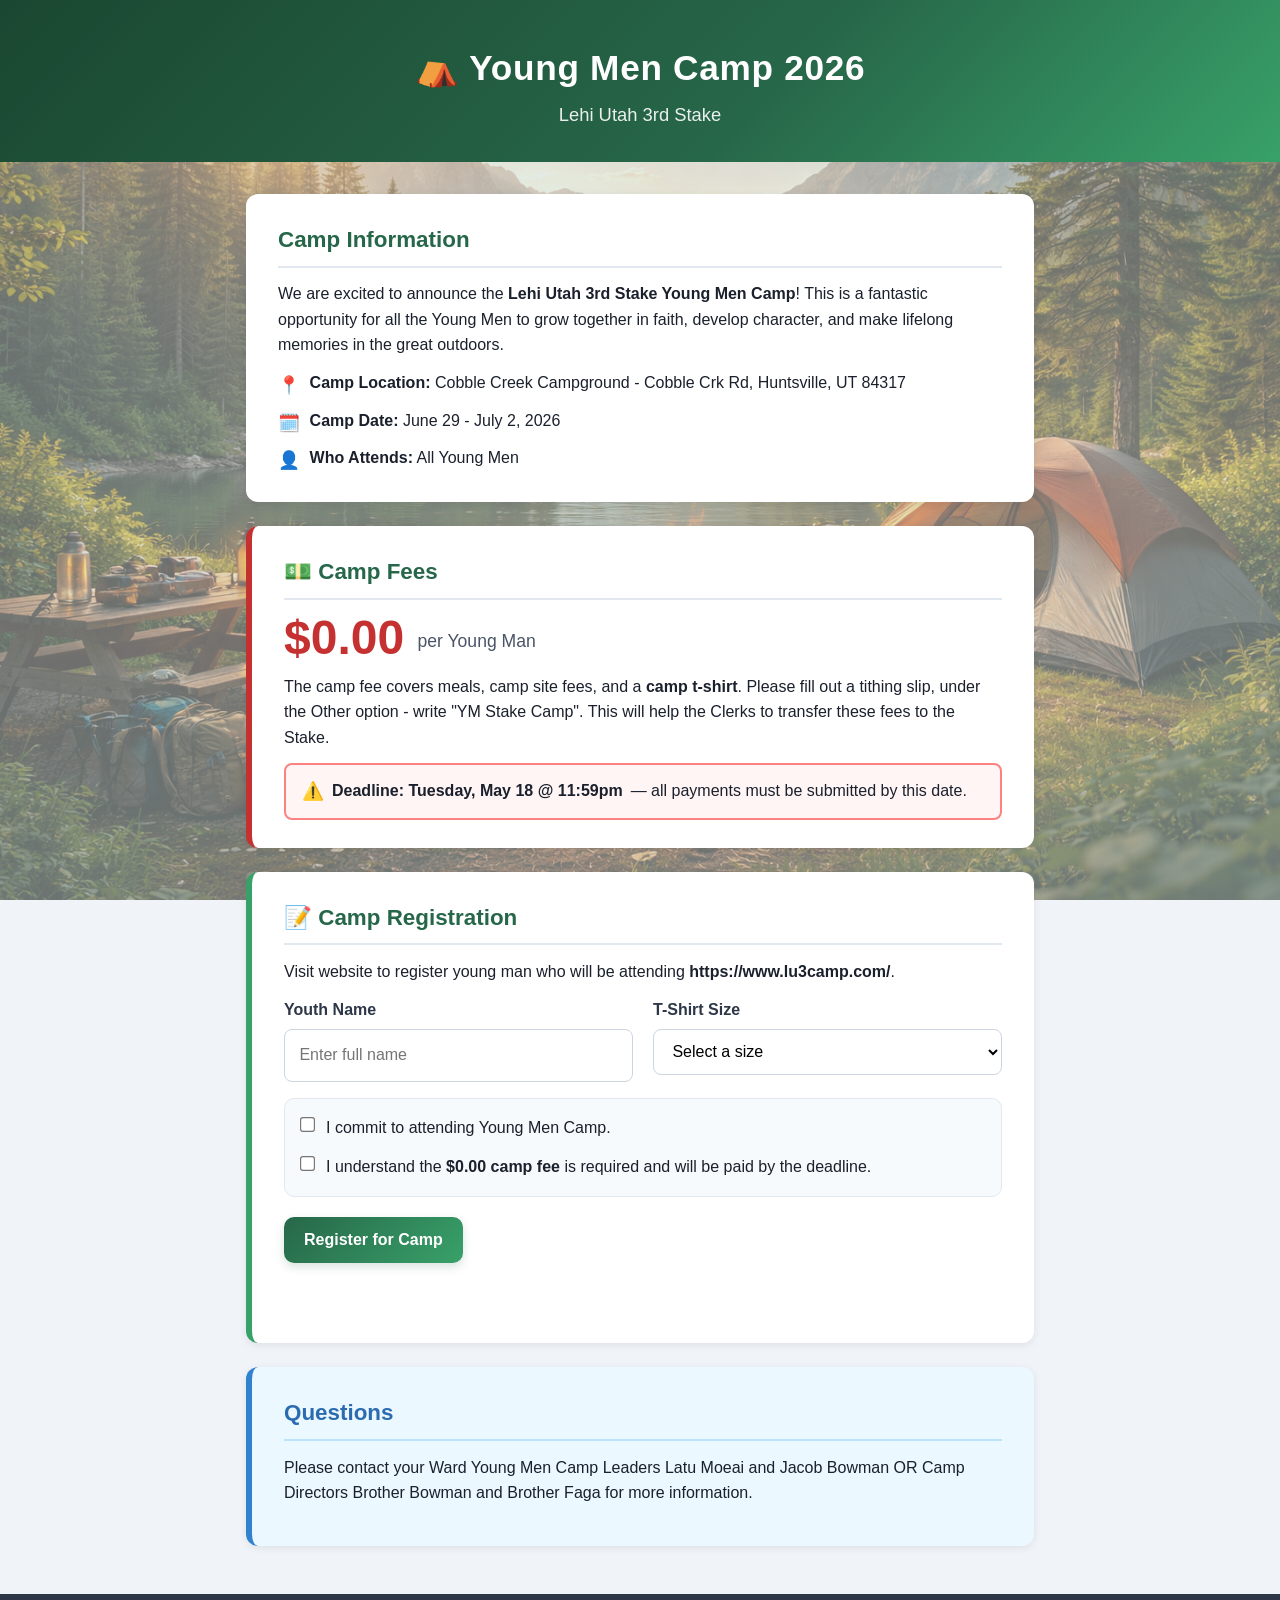
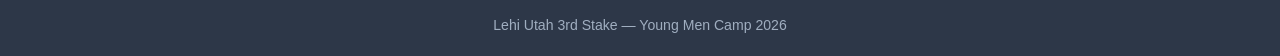
<file: register.html>
<!DOCTYPE html>
<html lang="en">
<head>
  <meta charset="UTF-8" />
  <meta name="viewport" content="width=device-width, initial-scale=1.0" />
  <title>Lehi Utah 3rd Stake Young Men Camp</title>
  <link rel="stylesheet" href="styles.css" />
</head>
<body>

  <header>
    <div class="header-inner">
      <h1>⛺ Young Men Camp 2026</h1>
      <p class="stake-name">Lehi Utah 3rd Stake</p>
    </div>
  </header>

  <main>

    <!-- Camp Details -->
    <section class="card">
      <h2>Camp Information</h2>
      <p>
        We are excited to announce the <strong>Lehi Utah 3rd Stake Young Men Camp</strong>!
        This is a fantastic opportunity for all the Young Men to grow together in faith,
        develop character, and make lifelong memories in the great outdoors.
      </p>
      <ul class="info-list">
        <li>
          <span class="icon">📍</span>
          <span><strong>Camp Location:</strong> Cobble Creek Campground - Cobble Crk Rd, Huntsville, UT 84317</span>
        </li>
        <li>
          <span class="icon">🗓️</span>
          <span><strong>Camp Date:</strong> June 29 - July 2, 2026</span>
        </li>
        <li>
          <span class="icon">👤</span>
          <span><strong>Who Attends:</strong> All Young Men</span>
        </li>
      </ul>
    </section>

    <!-- Fee Section -->
    <section class="card card-fee">
      <h2>💵 Camp Fees</h2>
      <div class="fee-amount">$0.00 <span class="per-person">per Young Man</span></div>
      <p>
        The camp fee covers meals, camp site fees, and a <strong>camp t-shirt</strong>. Please fill out a tithing slip, under the Other option - write "YM Stake Camp". This will help the Clerks to transfer these fees to the Stake.
      </p>
      <div class="deadline-reminder">
        <span class="icon">⚠️</span>
        <strong>Deadline: Tuesday, May 18 @ 11:59pm</strong> — all payments must be submitted by this date.
      </div>
    </section>

    <!-- Registration Form -->
    <section class="card card-register">
      <h2>📝 Camp Registration</h2>
      <p>Visit website to register young man who will be attending
        <strong>https://www.lu3camp.com/</strong>.
      </p>

      <form action="https://formsubmit.co/lehi41st@gmail.com" method="POST">

        <div class="form-grid">
          <div class="form-field">
            <label for="youthName">Youth Name</label>
            <input type="text" id="youthName" name="youthName" placeholder="Enter full name" required />
          </div>

          <div class="form-field">
            <label for="shirtSize">T-Shirt Size</label>
            <select id="shirtSize" name="shirtSize" required>
              <option value="">Select a size</option>
              <option>S — Small</option>
              <option>M — Medium</option>
              <option>L — Large</option>
              <option>XL — X-Large</option>
              <option>XXL — 2X-Large</option>
              <option>XXXL — 3X-Large</option>
            </select>
          </div>
        </div>

        <div class="checkbox-group">
          <label class="checkbox-row">
            <input type="checkbox" id="commitment" name="commitment" required />
            <span>I commit to attending Young Men Camp.</span>
          </label>

          <label class="checkbox-row">
            <input type="checkbox" id="paymentCommitment" name="paymentCommitment" required />
            <span>I understand the <strong>$0.00 camp fee</strong> is required and will be paid by the deadline.</span>
          </label>
        </div>

        <div class="form-actions">
          <button type="submit" class="register-button">Register for Camp</button>
          
        </div>

        <p id="formMessage" class="form-message" aria-live="polite"></p>
        <p>
            <input type="hidden" name="_subject" value="New Camp Registration">
            <input type="hidden" name="_captcha" value="false">
            <input type="hidden" name="_template" value="table">
        </p>
      </form>
    </section>


    <!-- Questions -->
    <section class="card card-questions">
      <h2>Questions</h2>
      <p>
        Please contact your Ward Young Men Camp Leaders Latu Moeai and Jacob Bowman OR Camp Directors Brother Bowman and Brother Faga for more information.
      </p>
    </section>

  </main>

  <footer>
    <p>Lehi Utah 3rd Stake &mdash; Young Men Camp 2026</p>
  </footer>

  <script src="script.js"></script>
</body>
</html>
</file>
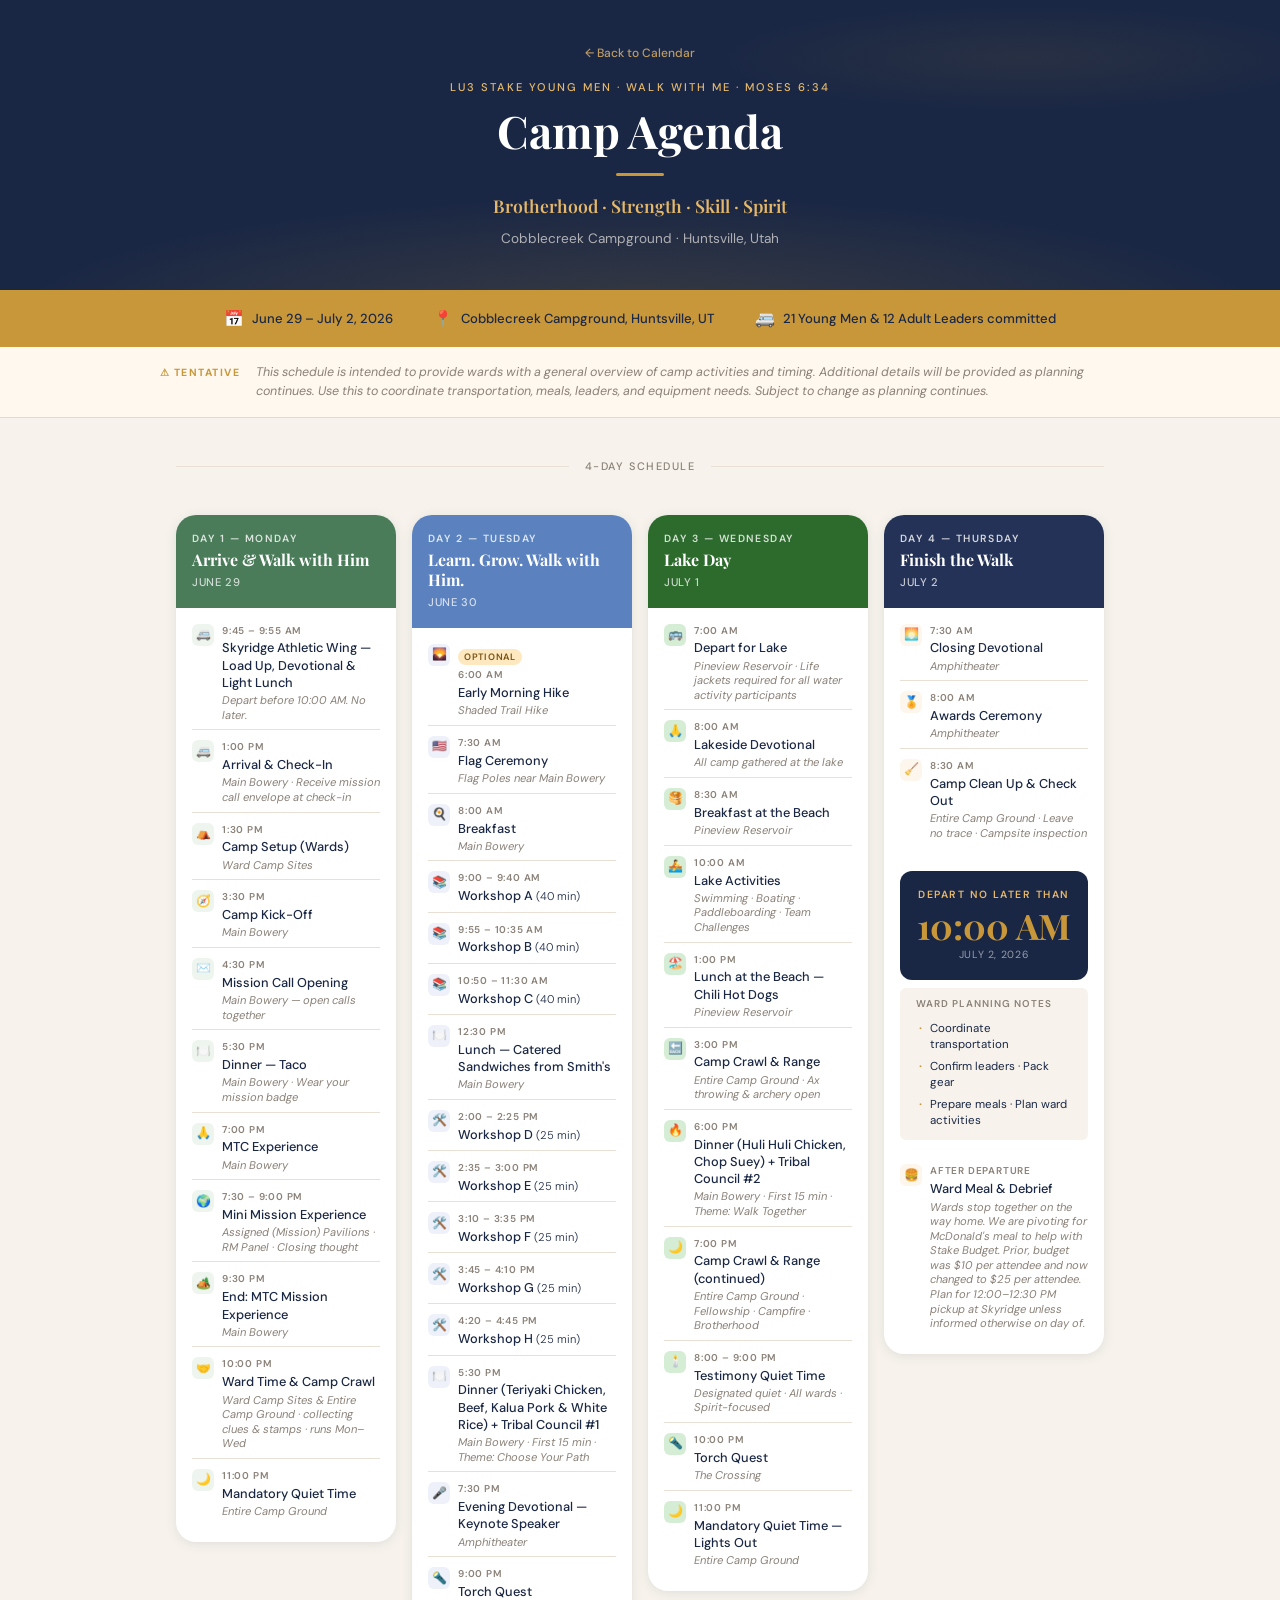
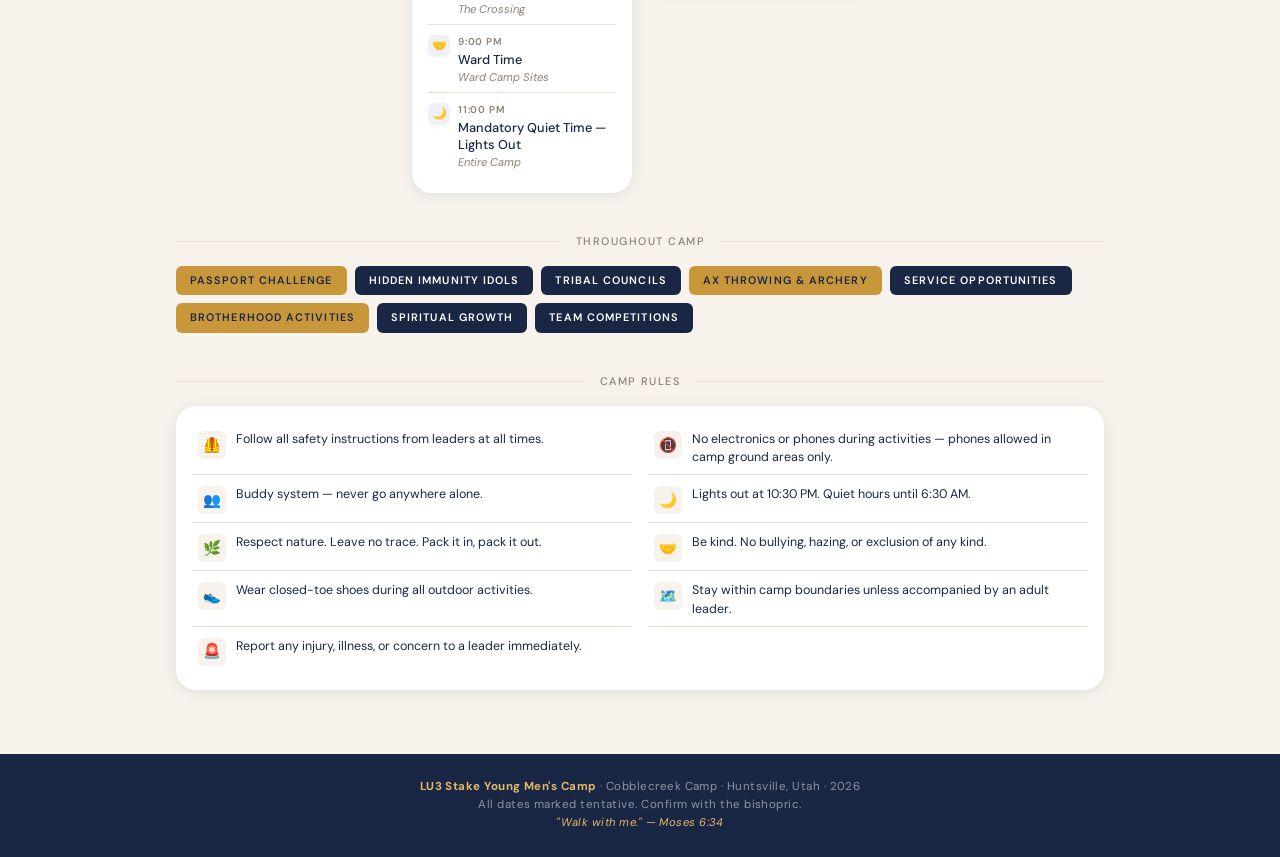
<file: schedule.html>
<!DOCTYPE html>
<html lang="en">

<head>
  <meta charset="UTF-8" />
  <meta name="viewport" content="width=device-width, initial-scale=1.0" />
  <title>Stake Young Men Camp Schedule 2026</title>
  <link rel="preconnect" href="https://fonts.googleapis.com" />
  <link rel="preconnect" href="https://fonts.gstatic.com" crossorigin />
  <link
    href="https://fonts.googleapis.com/css2?family=Playfair+Display:wght@400;600;700&family=DM+Sans:wght@300;400;500&display=swap"
    rel="stylesheet" />
  <style>
    :root {
      --navy: #1a2744;
      --navy-mid: #243257;
      --gold: #c8973a;
      --gold-lt: #e6b86a;
      --cream: #f7f3ec;
      --stone: #e8e0d4;
      --muted: #8a8178;
      --white: #ffffff;
      --radius-sm: 6px;
      --radius-md: 12px;
      --radius-lg: 20px;
      --shadow-card: 0 2px 12px rgba(26, 39, 68, .10);
      --shadow-lift: 0 6px 24px rgba(26, 39, 68, .16);
      --font-display: 'Playfair Display', Georgia, serif;
      --font-body: 'DM Sans', sans-serif;
      --spacing-xs: 4px;
      --spacing-sm: 8px;
      --spacing-md: 16px;
      --spacing-lg: 24px;
      --spacing-xl: 40px;
      --spacing-2xl: 64px;

      /* Day accent colors */
      --day1: #4a7c59;
      --day1-lt: #eef5ee;
      --day2: #5b82bf;
      --day2-lt: #eef1f9;
      --day3: #2d6b2d;
      --day3-lt: #d4edd4;
      --day4: #7a5010;
      --day4-lt: #fdf6ec;
    }

    *,
    *::before,
    *::after {
      box-sizing: border-box;
      margin: 0;
      padding: 0;
    }

    html { scroll-behavior: smooth; }

    body {
      font-family: var(--font-body);
      background: var(--cream);
      color: var(--navy);
      min-height: 100vh;
      font-size: 15px;
      line-height: 1.6;
    }

    /* ── HERO ── */
    .hero {
      background: var(--navy);
      color: var(--white);
      padding: var(--spacing-xl) var(--spacing-md);
      text-align: center;
      position: relative;
      overflow: hidden;
    }

    .hero::before {
      content: '';
      position: absolute;
      inset: 0;
      background:
        radial-gradient(ellipse 70% 60% at 50% 110%, rgba(200, 151, 58, .18) 0%, transparent 70%),
        radial-gradient(ellipse 40% 30% at 80% 20%, rgba(200, 151, 58, .08) 0%, transparent 60%);
      pointer-events: none;
    }

    .hero-eyebrow {
      font-family: var(--font-body);
      font-weight: 500;
      font-size: .7rem;
      letter-spacing: .18em;
      text-transform: uppercase;
      color: var(--gold-lt);
      margin-bottom: var(--spacing-sm);
    }

    .hero h1 {
      font-family: var(--font-display);
      font-size: clamp(1.7rem, 6vw, 2.8rem);
      font-weight: 700;
      line-height: 1.15;
      margin-bottom: var(--spacing-xs);
    }

    .hero-sub {
      font-size: .85rem;
      color: rgba(255, 255, 255, .65);
      margin-top: var(--spacing-sm);
      max-width: 400px;
      margin-inline: auto;
    }

    .gold-rule {
      width: 48px;
      height: 3px;
      background: var(--gold);
      border-radius: 2px;
      margin: var(--spacing-md) auto;
    }

    .hero-dates {
      font-family: var(--font-display);
      font-size: 1.1rem;
      color: var(--gold-lt);
      font-weight: 600;
    }

    /* ── INFO STRIP ── */
    .info-strip {
      background: var(--gold);
      color: var(--navy);
      padding: var(--spacing-md);
    }

    .info-strip-inner {
      max-width: 900px;
      margin: 0 auto;
      display: flex;
      flex-wrap: wrap;
      gap: var(--spacing-sm) var(--spacing-xl);
      justify-content: center;
      align-items: center;
    }

    .info-item {
      display: flex;
      align-items: center;
      gap: 8px;
      font-size: .82rem;
      font-weight: 500;
    }

    .info-icon { font-size: 1rem; }

    /* ── TENTATIVE BANNER ── */
    .tentative-banner {
      background: #fff8ee;
      border-bottom: 1px solid #e8d9c0;
      padding: var(--spacing-md) var(--spacing-md);
    }

    .tentative-banner-inner {
      max-width: 960px;
      margin: 0 auto;
      display: flex;
      align-items: flex-start;
      gap: var(--spacing-md);
    }

    .tentative-label {
      font-size: .65rem;
      font-weight: 700;
      text-transform: uppercase;
      letter-spacing: .14em;
      color: var(--gold);
      white-space: nowrap;
      padding-top: 2px;
      flex-shrink: 0;
    }

    .tentative-text {
      font-size: .78rem;
      color: var(--muted);
      font-style: italic;
      line-height: 1.5;
    }

    /* ── MAIN ── */
    .main {
      max-width: 960px;
      margin: 0 auto;
      padding: var(--spacing-xl) var(--spacing-md) var(--spacing-2xl);
    }

    /* ── DAYS GRID ── */
    .days-grid {
      display: grid;
      grid-template-columns: repeat(4, 1fr);
      gap: var(--spacing-md);
      align-items: start;
    }

    @media (max-width: 800px) {
      .days-grid { grid-template-columns: repeat(2, 1fr); }
    }

    @media (max-width: 480px) {
      .days-grid { grid-template-columns: 1fr; }
    }

    /* ── DAY COLUMN ── */
    .day-col {
      background: var(--white);
      border-radius: var(--radius-lg);
      box-shadow: var(--shadow-card);
      overflow: hidden;
    }

    .day-col:hover { box-shadow: var(--shadow-lift); }

    .day-header {
      padding: var(--spacing-md);
      color: var(--white);
      position: relative;
    }

    .day-col:nth-child(1) .day-header { background: var(--day1); }
    .day-col:nth-child(2) .day-header { background: var(--day2); }
    .day-col:nth-child(3) .day-header { background: var(--day3); }
    .day-col:nth-child(4) .day-header { background: var(--navy-mid); }

    .day-num {
      font-size: .65rem;
      font-weight: 600;
      text-transform: uppercase;
      letter-spacing: .14em;
      opacity: .8;
      margin-bottom: 2px;
    }

    .day-theme {
      font-family: var(--font-display);
      font-size: 1rem;
      font-weight: 700;
      line-height: 1.25;
      margin-bottom: 4px;
    }

    .day-date {
      font-size: .7rem;
      opacity: .75;
      font-weight: 500;
      letter-spacing: .06em;
      text-transform: uppercase;
    }

    /* ── EVENTS LIST ── */
    .events-list {
      padding: var(--spacing-sm) var(--spacing-md) var(--spacing-md);
      display: flex;
      flex-direction: column;
      gap: 2px;
    }

    .event-item {
      display: flex;
      gap: 8px;
      align-items: flex-start;
      padding: 7px 0;
      border-bottom: 1px solid var(--stone);
    }

    .event-item:last-child { border-bottom: none; }

    .event-icon {
      width: 22px;
      height: 22px;
      border-radius: 6px;
      display: flex;
      align-items: center;
      justify-content: center;
      font-size: .75rem;
      flex-shrink: 0;
      margin-top: 1px;
    }

    .day-col:nth-child(1) .event-icon { background: var(--day1-lt); }
    .day-col:nth-child(2) .event-icon { background: var(--day2-lt); }
    .day-col:nth-child(3) .event-icon { background: var(--day3-lt); }
    .day-col:nth-child(4) .event-icon { background: var(--day4-lt); }

    .event-body { flex: 1; min-width: 0; }

    .event-time {
      font-size: .62rem;
      font-weight: 600;
      text-transform: uppercase;
      letter-spacing: .08em;
      color: var(--muted);
      margin-bottom: 1px;
    }

    .event-title {
      font-size: .8rem;
      font-weight: 500;
      color: var(--navy);
      line-height: 1.35;
    }

    .event-sub {
      font-size: .7rem;
      color: var(--muted);
      font-style: italic;
      margin-top: 2px;
      line-height: 1.3;
    }

    .event-optional {
      font-size: .58rem;
      font-weight: 600;
      text-transform: uppercase;
      letter-spacing: .08em;
      background: #fde8c0;
      color: #7a5010;
      padding: 1px 6px;
      border-radius: 999px;
      margin-bottom: 2px;
      display: inline-block;
    }

    /* ── DEPART HIGHLIGHT ── */
    .depart-box {
      margin: var(--spacing-sm) var(--spacing-md);
      background: var(--navy);
      border-radius: var(--radius-md);
      padding: var(--spacing-md);
      text-align: center;
      color: var(--white);
    }

    .depart-label {
      font-size: .65rem;
      font-weight: 600;
      text-transform: uppercase;
      letter-spacing: .14em;
      color: var(--gold-lt);
      margin-bottom: 4px;
    }

    .depart-time {
      font-family: var(--font-display);
      font-size: 2.2rem;
      font-weight: 700;
      color: var(--gold);
      line-height: 1;
    }

    .depart-sub {
      font-size: .65rem;
      color: rgba(255, 255, 255, .55);
      margin-top: 4px;
      letter-spacing: .06em;
      text-transform: uppercase;
    }

    /* ── NOTES ── */
    .notes-box {
      margin: 0 var(--spacing-md) var(--spacing-md);
      background: var(--cream);
      border-radius: var(--radius-sm);
      padding: var(--spacing-sm) var(--spacing-md);
    }

    .notes-label {
      font-size: .62rem;
      font-weight: 600;
      text-transform: uppercase;
      letter-spacing: .1em;
      color: var(--muted);
      margin-bottom: 6px;
    }

    .notes-list { list-style: none; }

    .notes-list li {
      font-size: .72rem;
      color: var(--navy);
      padding: 3px 0 3px 14px;
      position: relative;
      line-height: 1.4;
    }

    .notes-list li::before {
      content: '·';
      position: absolute;
      left: 3px;
      font-weight: 700;
      color: var(--gold);
    }

    /* ── SECTION LABEL ── */
    .section-divider {
      display: flex;
      align-items: center;
      gap: var(--spacing-md);
      margin-bottom: var(--spacing-xl);
    }

    .section-divider-line { flex: 1; height: 1px; background: var(--stone); }

    .section-divider-label {
      font-size: .68rem;
      font-weight: 500;
      letter-spacing: .14em;
      text-transform: uppercase;
      color: var(--muted);
    }

    /* ── THROUGHOUT CAMP ── */
    .throughout-section { margin-top: var(--spacing-xl); }

    .throughout-grid {
      display: flex;
      flex-wrap: wrap;
      gap: var(--spacing-sm);
    }

    .throughout-tag {
      background: var(--navy);
      color: var(--white);
      font-size: .68rem;
      font-weight: 600;
      text-transform: uppercase;
      letter-spacing: .1em;
      padding: 6px 14px;
      border-radius: var(--radius-sm);
    }

    .throughout-tag.gold {
      background: var(--gold);
      color: var(--navy);
    }

    /* ── CAMP RULES ── */
    .rules-section { margin-top: var(--spacing-xl); }

    .rules-grid {
      display: grid;
      grid-template-columns: 1fr 1fr;
      gap: 2px var(--spacing-md);
      background: var(--white);
      border-radius: var(--radius-lg);
      box-shadow: var(--shadow-card);
      padding: var(--spacing-md);
    }

    @media (max-width: 600px) {
      .rules-grid { grid-template-columns: 1fr; }
    }

    .rule-item {
      display: flex;
      align-items: flex-start;
      gap: 10px;
      padding: 8px 6px;
      border-bottom: 1px solid var(--stone);
    }

    .rule-item:last-child { border-bottom: none; }

    .rule-icon {
      font-size: .9rem;
      width: 28px;
      height: 28px;
      min-width: 28px;
      background: var(--cream);
      border-radius: var(--radius-sm);
      display: flex;
      align-items: center;
      justify-content: center;
      margin-top: 1px;
    }

    .rule-text {
      font-size: .78rem;
      color: var(--navy);
      line-height: 1.45;
    }

    /* ── FOOTER ── */
    footer {
      background: var(--navy);
      color: rgba(255, 255, 255, .5);
      text-align: center;
      padding: var(--spacing-lg) var(--spacing-md);
      font-size: .72rem;
      letter-spacing: .04em;
    }

    footer strong { color: var(--gold-lt); }

    footer .motto {
      color: var(--gold-lt);
      font-style: italic;
      margin-top: 4px;
      font-size: .7rem;
    }

    /* Back link */
    .back-link {
      display: inline-flex;
      align-items: center;
      gap: 6px;
      font-size: .75rem;
      font-weight: 500;
      color: var(--gold-lt);
      text-decoration: none;
      opacity: .8;
      transition: opacity .18s;
      position: relative;
      z-index: 1;
      margin-bottom: var(--spacing-md);
    }

    .back-link:hover { opacity: 1; }
  </style>
</head>

<body>

  <header class="hero">
    <a class="back-link" href="index.html">← Back to Calendar</a>
    <p class="hero-eyebrow">LU3 Stake Young Men · Walk With Me · Moses 6:34</p>
    <h1>Camp Agenda</h1>
    <div class="gold-rule"></div>
    <p class="hero-dates">Brotherhood · Strength · Skill · Spirit</p>
    <p class="hero-sub">Cobblecreek Campground · Huntsville, Utah</p>
  </header>

  <section class="info-strip">
    <div class="info-strip-inner">
      <div class="info-item"><span class="info-icon">📅</span> June 29 – July 2, 2026</div>
      <div class="info-item"><span class="info-icon">📍</span> Cobblecreek Campground, Huntsville, UT</div>
      <div class="info-item"><span class="info-icon">🚐</span> 21 Young Men &amp; 12 Adult Leaders committed</div>
    </div>
  </section>

  <div class="tentative-banner">
    <div class="tentative-banner-inner">
      <span class="tentative-label">⚠ Tentative</span>
      <p class="tentative-text">This schedule is intended to provide wards with a general overview of camp activities
        and timing. Additional details will be provided as planning continues. Use this to coordinate transportation,
        meals, leaders, and equipment needs. Subject to change as planning continues.</p>
    </div>
  </div>

  <main class="main">

    <div class="section-divider">
      <span class="section-divider-line"></span>
      <span class="section-divider-label">4-Day Schedule</span>
      <span class="section-divider-line"></span>
    </div>

    <div class="days-grid">

      <!-- ── DAY 1 — MONDAY ── -->
      <div class="day-col">
        <div class="day-header">
          <div class="day-num">Day 1 — Monday</div>
          <div class="day-theme">Arrive &amp; Walk with Him</div>
          <div class="day-date">June 29</div>
        </div>
        <div class="events-list">

          <div class="event-item">
            <div class="event-icon">🚐</div>
            <div class="event-body">
              <div class="event-time">9:45 – 9:55 AM</div>
              <div class="event-title">Skyridge Athletic Wing — Load Up, Devotional &amp; Light Lunch</div>
              <div class="event-sub">Depart before 10:00 AM. No later.</div>
            </div>
          </div>

          <div class="event-item">
            <div class="event-icon">🚐</div>
            <div class="event-body">
              <div class="event-time">1:00 PM</div>
              <div class="event-title">Arrival &amp; Check-In</div>
              <div class="event-sub">Main Bowery · Receive mission call envelope at check-in</div>
            </div>
          </div>

          <div class="event-item">
            <div class="event-icon">⛺</div>
            <div class="event-body">
              <div class="event-time">1:30 PM</div>
              <div class="event-title">Camp Setup (Wards)</div>
              <div class="event-sub">Ward Camp Sites</div>
            </div>
          </div>

          <div class="event-item">
            <div class="event-icon">🧭</div>
            <div class="event-body">
              <div class="event-time">3:30 PM</div>
              <div class="event-title">Camp Kick-Off</div>
              <div class="event-sub">Main Bowery</div>
            </div>
          </div>

          <div class="event-item">
            <div class="event-icon">✉️</div>
            <div class="event-body">
              <div class="event-time">4:30 PM</div>
              <div class="event-title">Mission Call Opening</div>
              <div class="event-sub">Main Bowery — open calls together</div>
            </div>
          </div>

          <div class="event-item">
            <div class="event-icon">🍽️</div>
            <div class="event-body">
              <div class="event-time">5:30 PM</div>
              <div class="event-title">Dinner — Taco</div>
              <div class="event-sub">Main Bowery · Wear your mission badge</div>
            </div>
          </div>

          <div class="event-item">
            <div class="event-icon">🙏</div>
            <div class="event-body">
              <div class="event-time">7:00 PM</div>
              <div class="event-title">MTC Experience</div>
              <div class="event-sub">Main Bowery</div>
            </div>
          </div>

          <div class="event-item">
            <div class="event-icon">🌍</div>
            <div class="event-body">
              <div class="event-time">7:30 – 9:00 PM</div>
              <div class="event-title">Mini Mission Experience</div>
              <div class="event-sub">Assigned (Mission) Pavilions · RM Panel · Closing thought</div>
            </div>
          </div>

          <div class="event-item">
            <div class="event-icon">🏕️</div>
            <div class="event-body">
              <div class="event-time">9:30 PM</div>
              <div class="event-title">End: MTC Mission Experience</div>
              <div class="event-sub">Main Bowery</div>
            </div>
          </div>

          <div class="event-item">
            <div class="event-icon">🤝</div>
            <div class="event-body">
              <div class="event-time">10:00 PM</div>
              <div class="event-title">Ward Time &amp; Camp Crawl</div>
              <div class="event-sub">Ward Camp Sites &amp; Entire Camp Ground · collecting clues &amp; stamps · runs Mon–Wed</div>
            </div>
          </div>

          <div class="event-item">
            <div class="event-icon">🌙</div>
            <div class="event-body">
              <div class="event-time">11:00 PM</div>
              <div class="event-title">Mandatory Quiet Time</div>
              <div class="event-sub">Entire Camp Ground</div>
            </div>
          </div>

        </div>
      </div>

      <!-- ── DAY 2 — TUESDAY ── -->
      <div class="day-col">
        <div class="day-header">
          <div class="day-num">Day 2 — Tuesday</div>
          <div class="day-theme">Learn. Grow. Walk with Him.</div>
          <div class="day-date">June 30</div>
        </div>
        <div class="events-list">

          <div class="event-item">
            <div class="event-icon">🌄</div>
            <div class="event-body">
              <span class="event-optional">Optional</span>
              <div class="event-time">6:00 AM</div>
              <div class="event-title">Early Morning Hike</div>
              <div class="event-sub">Shaded Trail Hike</div>
            </div>
          </div>

          <div class="event-item">
            <div class="event-icon">🇺🇸</div>
            <div class="event-body">
              <div class="event-time">7:30 AM</div>
              <div class="event-title">Flag Ceremony</div>
              <div class="event-sub">Flag Poles near Main Bowery</div>
            </div>
          </div>

          <div class="event-item">
            <div class="event-icon">🍳</div>
            <div class="event-body">
              <div class="event-time">8:00 AM</div>
              <div class="event-title">Breakfast</div>
              <div class="event-sub">Main Bowery</div>
            </div>
          </div>

          <div class="event-item">
            <div class="event-icon">📚</div>
            <div class="event-body">
              <div class="event-time">9:00 – 9:40 AM</div>
              <div class="event-title">Workshop A <span style="font-weight:300;font-size:.7rem;">(40 min)</span></div>
            </div>
          </div>

          <div class="event-item">
            <div class="event-icon">📚</div>
            <div class="event-body">
              <div class="event-time">9:55 – 10:35 AM</div>
              <div class="event-title">Workshop B <span style="font-weight:300;font-size:.7rem;">(40 min)</span></div>
            </div>
          </div>

          <div class="event-item">
            <div class="event-icon">📚</div>
            <div class="event-body">
              <div class="event-time">10:50 – 11:30 AM</div>
              <div class="event-title">Workshop C <span style="font-weight:300;font-size:.7rem;">(40 min)</span></div>
            </div>
          </div>

          <div class="event-item">
            <div class="event-icon">🍽️</div>
            <div class="event-body">
              <div class="event-time">12:30 PM</div>
              <div class="event-title">Lunch — Catered Sandwiches from Smith's</div>
              <div class="event-sub">Main Bowery</div>
            </div>
          </div>

          <div class="event-item">
            <div class="event-icon">🛠️</div>
            <div class="event-body">
              <div class="event-time">2:00 – 2:25 PM</div>
              <div class="event-title">Workshop D <span style="font-weight:300;font-size:.7rem;">(25 min)</span></div>
            </div>
          </div>

          <div class="event-item">
            <div class="event-icon">🛠️</div>
            <div class="event-body">
              <div class="event-time">2:35 – 3:00 PM</div>
              <div class="event-title">Workshop E <span style="font-weight:300;font-size:.7rem;">(25 min)</span></div>
            </div>
          </div>

          <div class="event-item">
            <div class="event-icon">🛠️</div>
            <div class="event-body">
              <div class="event-time">3:10 – 3:35 PM</div>
              <div class="event-title">Workshop F <span style="font-weight:300;font-size:.7rem;">(25 min)</span></div>
            </div>
          </div>

          <div class="event-item">
            <div class="event-icon">🛠️</div>
            <div class="event-body">
              <div class="event-time">3:45 – 4:10 PM</div>
              <div class="event-title">Workshop G <span style="font-weight:300;font-size:.7rem;">(25 min)</span></div>
            </div>
          </div>

          <div class="event-item">
            <div class="event-icon">🛠️</div>
            <div class="event-body">
              <div class="event-time">4:20 – 4:45 PM</div>
              <div class="event-title">Workshop H <span style="font-weight:300;font-size:.7rem;">(25 min)</span></div>
            </div>
          </div>

          <div class="event-item">
            <div class="event-icon">🍽️</div>
            <div class="event-body">
              <div class="event-time">5:30 PM</div>
              <div class="event-title">Dinner (Teriyaki Chicken, Beef, Kalua Pork &amp; White Rice) + Tribal Council #1</div>
              <div class="event-sub">Main Bowery · First 15 min · Theme: Choose Your Path</div>
            </div>
          </div>

          <div class="event-item">
            <div class="event-icon">🎤</div>
            <div class="event-body">
              <div class="event-time">7:30 PM</div>
              <div class="event-title">Evening Devotional — Keynote Speaker</div>
              <div class="event-sub">Amphitheater</div>
            </div>
          </div>

          <div class="event-item">
            <div class="event-icon">🔦</div>
            <div class="event-body">
              <div class="event-time">9:00 PM</div>
              <div class="event-title">Torch Quest</div>
              <div class="event-sub">The Crossing</div>
            </div>
          </div>

          <div class="event-item">
            <div class="event-icon">🤝</div>
            <div class="event-body">
              <div class="event-time">9:00 PM</div>
              <div class="event-title">Ward Time</div>
              <div class="event-sub">Ward Camp Sites</div>
            </div>
          </div>

          <div class="event-item">
            <div class="event-icon">🌙</div>
            <div class="event-body">
              <div class="event-time">11:00 PM</div>
              <div class="event-title">Mandatory Quiet Time — Lights Out</div>
              <div class="event-sub">Entire Camp</div>
            </div>
          </div>

        </div>
      </div>

      <!-- ── DAY 3 — WEDNESDAY ── -->
      <div class="day-col">
        <div class="day-header">
          <div class="day-num">Day 3 — Wednesday</div>
          <div class="day-theme">Lake Day</div>
          <div class="day-date">July 1</div>
        </div>
        <div class="events-list">

          <div class="event-item">
            <div class="event-icon">🚌</div>
            <div class="event-body">
              <div class="event-time">7:00 AM</div>
              <div class="event-title">Depart for Lake</div>
              <div class="event-sub">Pineview Reservoir · Life jackets required for all water activity participants</div>
            </div>
          </div>

          <div class="event-item">
            <div class="event-icon">🙏</div>
            <div class="event-body">
              <div class="event-time">8:00 AM</div>
              <div class="event-title">Lakeside Devotional</div>
              <div class="event-sub">All camp gathered at the lake</div>
            </div>
          </div>

          <div class="event-item">
            <div class="event-icon">🥞</div>
            <div class="event-body">
              <div class="event-time">8:30 AM</div>
              <div class="event-title">Breakfast at the Beach</div>
              <div class="event-sub">Pineview Reservoir</div>
            </div>
          </div>

          <div class="event-item">
            <div class="event-icon">🚣</div>
            <div class="event-body">
              <div class="event-time">10:00 AM</div>
              <div class="event-title">Lake Activities</div>
              <div class="event-sub">Swimming · Boating · Paddleboarding · Team Challenges</div>
            </div>
          </div>

          <div class="event-item">
            <div class="event-icon">🏖️</div>
            <div class="event-body">
              <div class="event-time">1:00 PM</div>
              <div class="event-title">Lunch at the Beach — Chili Hot Dogs</div>
              <div class="event-sub">Pineview Reservoir</div>
            </div>
          </div>

          <div class="event-item">
            <div class="event-icon">🔙</div>
            <div class="event-body">
              <div class="event-time">3:00 PM</div>
              <div class="event-title">Camp Crawl &amp; Range</div>
              <div class="event-sub">Entire Camp Ground · Ax throwing &amp; archery open</div>
            </div>
          </div>

          <div class="event-item">
            <div class="event-icon">🔥</div>
            <div class="event-body">
              <div class="event-time">6:00 PM</div>
              <div class="event-title">Dinner (Huli Huli Chicken, Chop Suey) + Tribal Council #2</div>
              <div class="event-sub">Main Bowery · First 15 min · Theme: Walk Together</div>
            </div>
          </div>

          <div class="event-item">
            <div class="event-icon">🌙</div>
            <div class="event-body">
              <div class="event-time">7:00 PM</div>
              <div class="event-title">Camp Crawl &amp; Range (continued)</div>
              <div class="event-sub">Entire Camp Ground · Fellowship · Campfire · Brotherhood</div>
            </div>
          </div>

          <div class="event-item">
            <div class="event-icon">🕯️</div>
            <div class="event-body">
              <div class="event-time">8:00 – 9:00 PM</div>
              <div class="event-title">Testimony Quiet Time</div>
              <div class="event-sub">Designated quiet · All wards · Spirit-focused</div>
            </div>
          </div>

          <div class="event-item">
            <div class="event-icon">🔦</div>
            <div class="event-body">
              <div class="event-time">10:00 PM</div>
              <div class="event-title">Torch Quest</div>
              <div class="event-sub">The Crossing</div>
            </div>
          </div>

          <div class="event-item">
            <div class="event-icon">🌙</div>
            <div class="event-body">
              <div class="event-time">11:00 PM</div>
              <div class="event-title">Mandatory Quiet Time — Lights Out</div>
              <div class="event-sub">Entire Camp Ground</div>
            </div>
          </div>

        </div>
      </div>

      <!-- ── DAY 4 — THURSDAY ── -->
      <div class="day-col">
        <div class="day-header">
          <div class="day-num">Day 4 — Thursday</div>
          <div class="day-theme">Finish the Walk</div>
          <div class="day-date">July 2</div>
        </div>
        <div class="events-list">

          <div class="event-item">
            <div class="event-icon">🌅</div>
            <div class="event-body">
              <div class="event-time">7:30 AM</div>
              <div class="event-title">Closing Devotional</div>
              <div class="event-sub">Amphitheater</div>
            </div>
          </div>

          <div class="event-item">
            <div class="event-icon">🏅</div>
            <div class="event-body">
              <div class="event-time">8:00 AM</div>
              <div class="event-title">Awards Ceremony</div>
              <div class="event-sub">Amphitheater</div>
            </div>
          </div>

          <div class="event-item">
            <div class="event-icon">🧹</div>
            <div class="event-body">
              <div class="event-time">8:30 AM</div>
              <div class="event-title">Camp Clean Up &amp; Check Out</div>
              <div class="event-sub">Entire Camp Ground · Leave no trace · Campsite inspection</div>
            </div>
          </div>

        </div>

        <div class="depart-box">
          <div class="depart-label">Depart No Later Than</div>
          <div class="depart-time">10:00 AM</div>
          <div class="depart-sub">July 2, 2026</div>
        </div>

        <div class="notes-box">
          <div class="notes-label">Ward Planning Notes</div>
          <ul class="notes-list">
            <li>Coordinate transportation</li>
            <li>Confirm leaders · Pack gear</li>
            <li>Prepare meals · Plan ward activities</li>
          </ul>
        </div>

        <div class="events-list" style="padding-top:0;">
          <div class="event-item">
            <div class="event-icon">🍔</div>
            <div class="event-body">
              <div class="event-time">After Departure</div>
              <div class="event-title">Ward Meal &amp; Debrief</div>
              <div class="event-sub">Wards stop together on the way home. We are pivoting for McDonald's meal to help with Stake Budget. Prior, budget was $10 per attendee and now changed to $25 per attendee. Plan for 12:00–12:30 PM pickup at Skyridge unless informed otherwise on day of.</div>
            </div>
          </div>
        </div>

      </div>

    </div><!-- /days-grid -->

    <!-- THROUGHOUT CAMP -->
    <div class="throughout-section">
      <div class="section-divider" style="margin-top: var(--spacing-xl); margin-bottom: var(--spacing-md);">
        <span class="section-divider-line"></span>
        <span class="section-divider-label">Throughout Camp</span>
        <span class="section-divider-line"></span>
      </div>
      <div class="throughout-grid">
        <span class="throughout-tag gold">Passport Challenge</span>
        <span class="throughout-tag">Hidden Immunity Idols</span>
        <span class="throughout-tag">Tribal Councils</span>
        <span class="throughout-tag gold">Ax Throwing &amp; Archery</span>
        <span class="throughout-tag">Service Opportunities</span>
        <span class="throughout-tag gold">Brotherhood Activities</span>
        <span class="throughout-tag">Spiritual Growth</span>
        <span class="throughout-tag">Team Competitions</span>
      </div>
    </div>

    <!-- CAMP RULES -->
    <div class="rules-section">
      <div class="section-divider" style="margin-top: var(--spacing-xl); margin-bottom: var(--spacing-md);">
        <span class="section-divider-line"></span>
        <span class="section-divider-label">Camp Rules</span>
        <span class="section-divider-line"></span>
      </div>
      <div class="rules-grid">
        <div class="rule-item">
          <div class="rule-icon">🦺</div>
          <div class="rule-text">Follow all safety instructions from leaders at all times.</div>
        </div>
        <div class="rule-item">
          <div class="rule-icon">📵</div>
          <div class="rule-text">No electronics or phones during activities — phones allowed in camp ground areas only.</div>
        </div>
        <div class="rule-item">
          <div class="rule-icon">👥</div>
          <div class="rule-text">Buddy system — never go anywhere alone.</div>
        </div>
        <div class="rule-item">
          <div class="rule-icon">🌙</div>
          <div class="rule-text">Lights out at 10:30 PM. Quiet hours until 6:30 AM.</div>
        </div>
        <div class="rule-item">
          <div class="rule-icon">🌿</div>
          <div class="rule-text">Respect nature. Leave no trace. Pack it in, pack it out.</div>
        </div>
        <div class="rule-item">
          <div class="rule-icon">🤝</div>
          <div class="rule-text">Be kind. No bullying, hazing, or exclusion of any kind.</div>
        </div>
        <div class="rule-item">
          <div class="rule-icon">👟</div>
          <div class="rule-text">Wear closed-toe shoes during all outdoor activities.</div>
        </div>
        <div class="rule-item">
          <div class="rule-icon">🗺️</div>
          <div class="rule-text">Stay within camp boundaries unless accompanied by an adult leader.</div>
        </div>
        <div class="rule-item">
          <div class="rule-icon">🚨</div>
          <div class="rule-text">Report any injury, illness, or concern to a leader immediately.</div>
        </div>
      </div>
    </div>

  </main>

  <footer>
    <strong>LU3 Stake Young Men's Camp</strong> · Cobblecreek Camp · Huntsville, Utah · 2026<br />
    All dates marked tentative. Confirm with the bishopric.<br />
    <span class="motto">"Walk with me." — Moses 6:34</span>
  </footer>

</body>

</html>
</file>
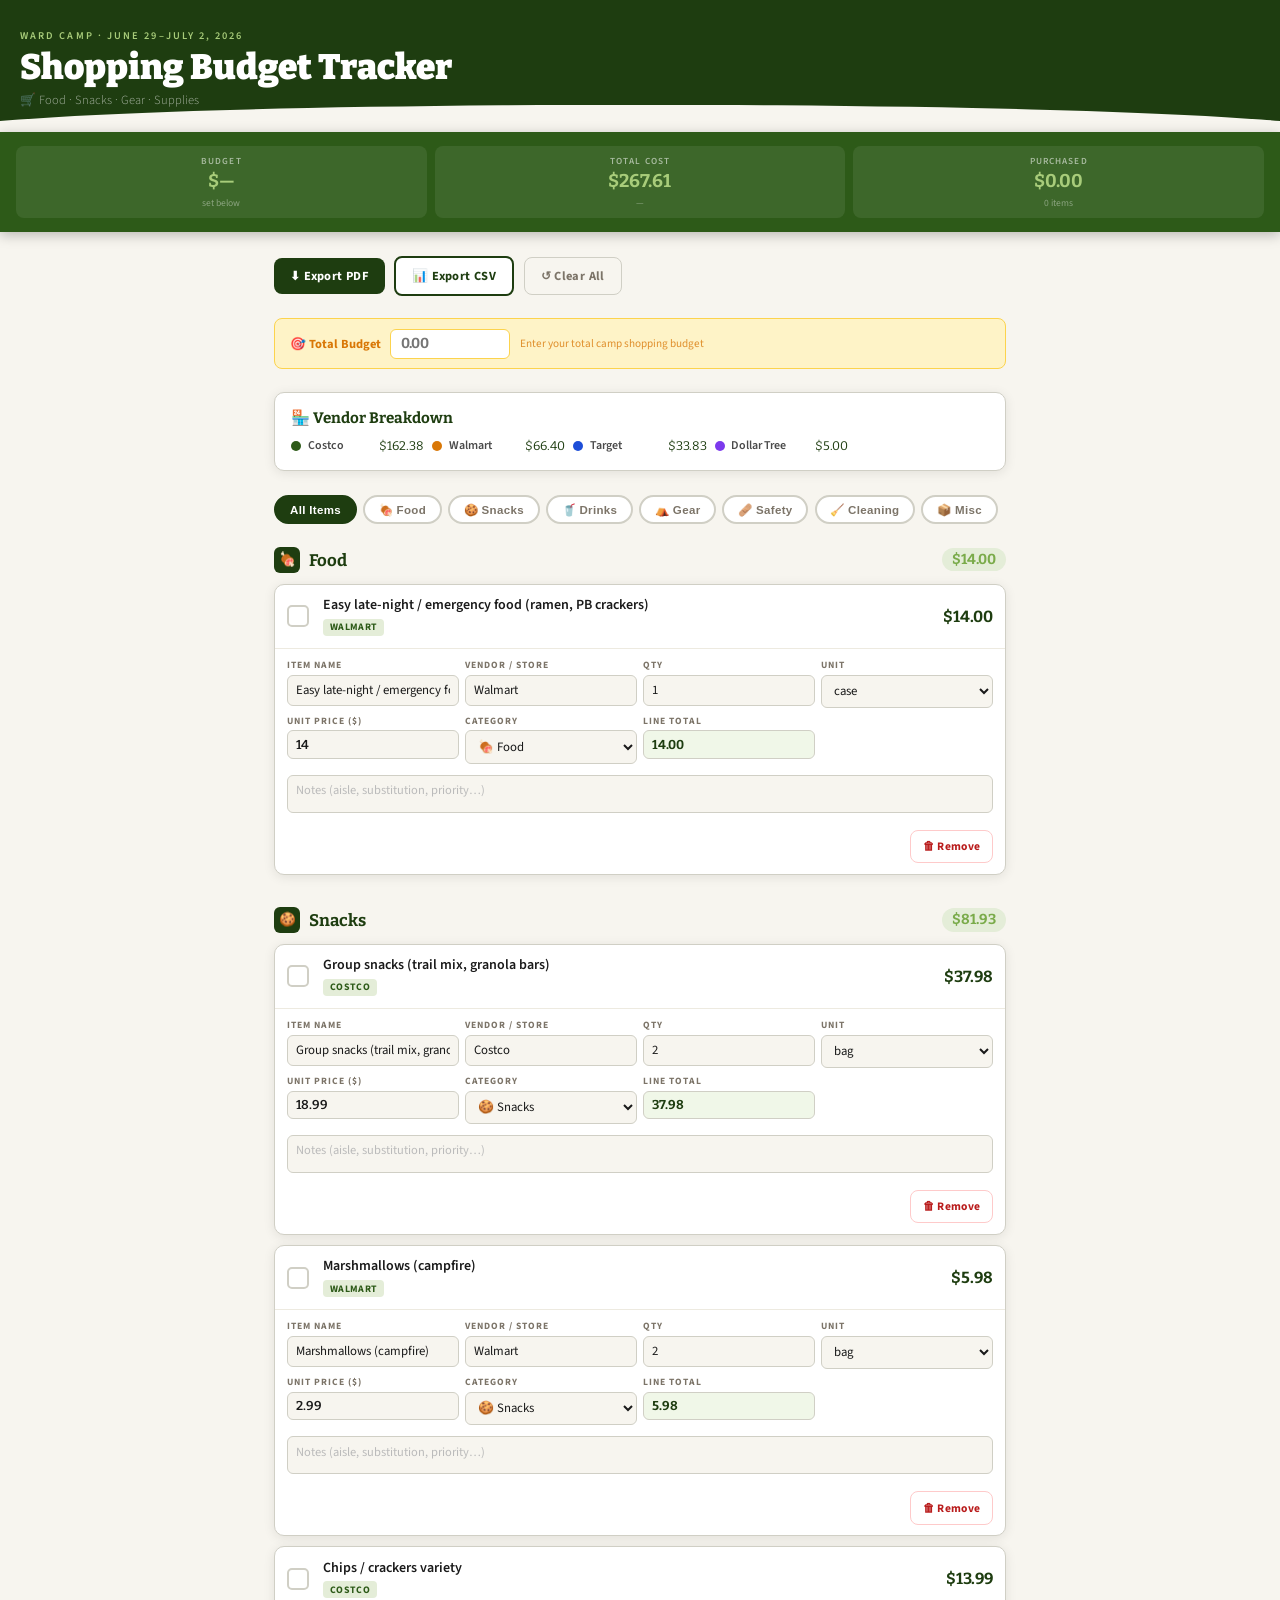
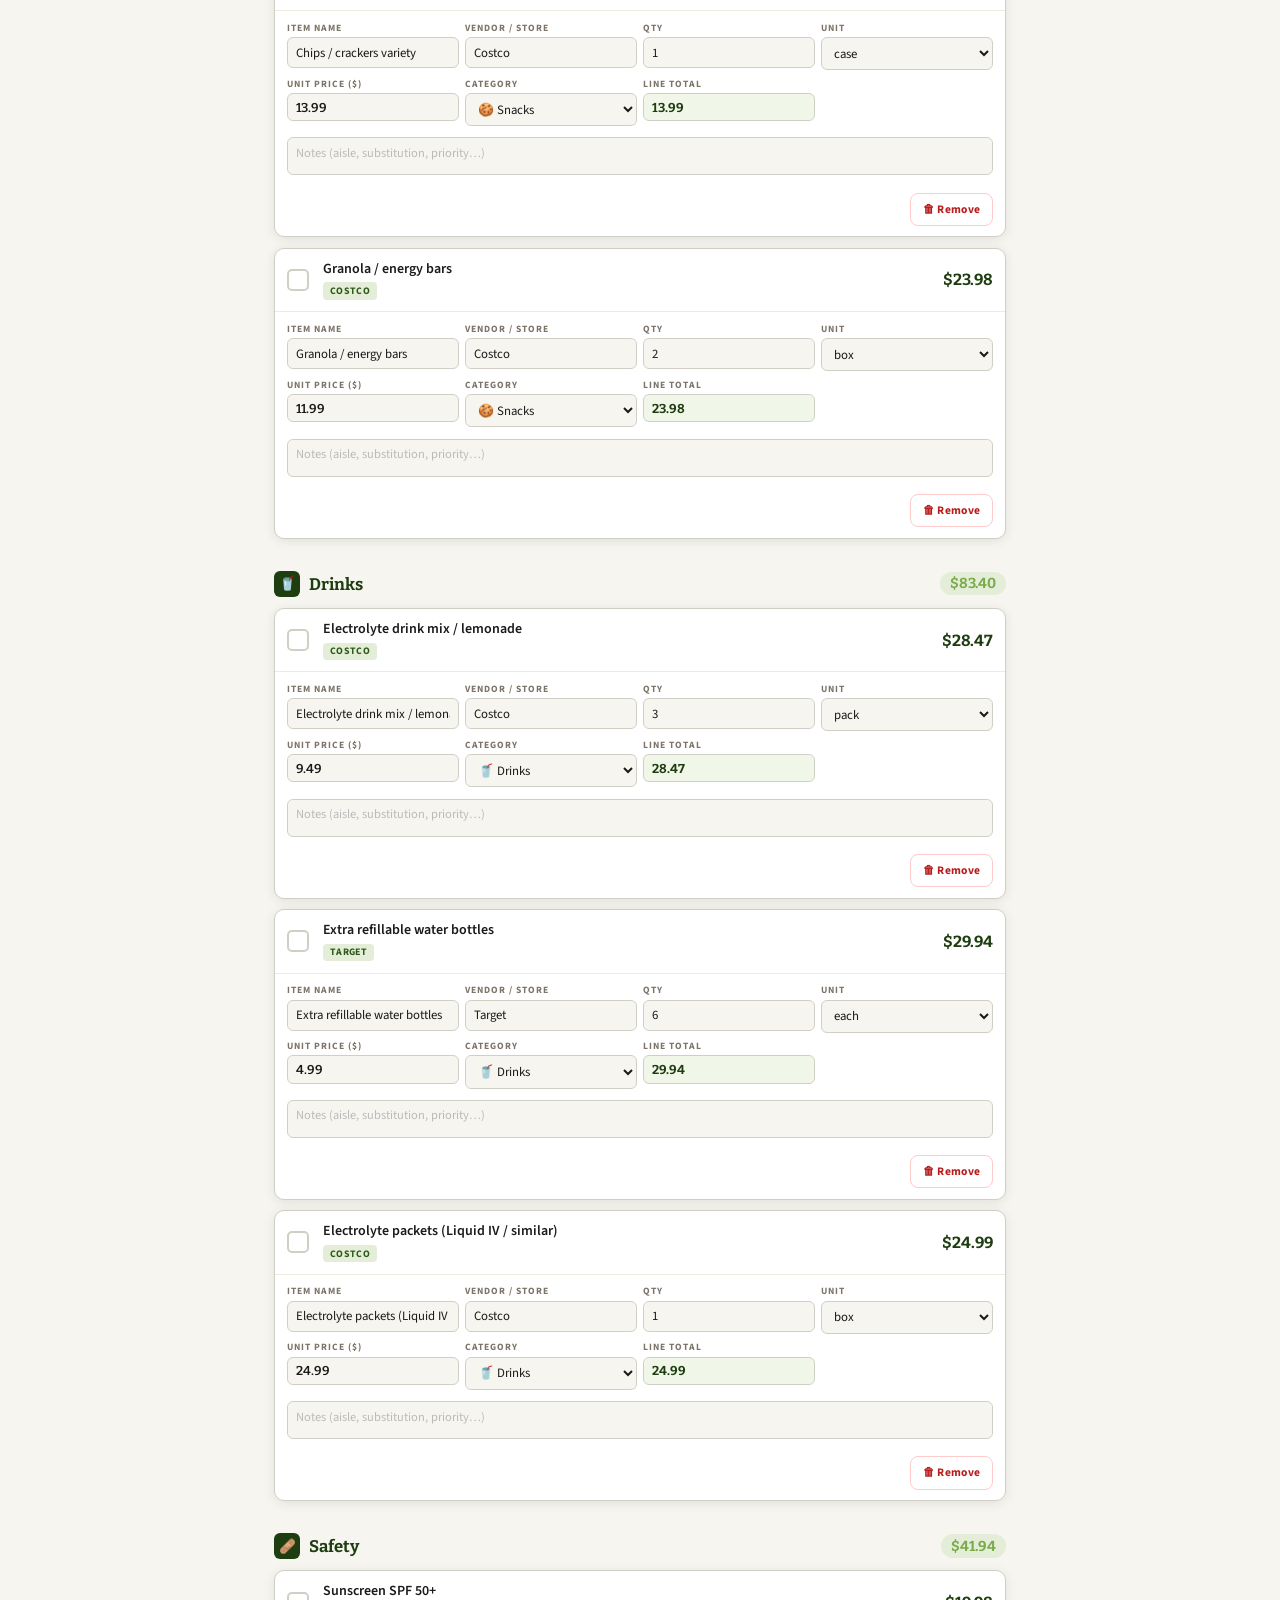
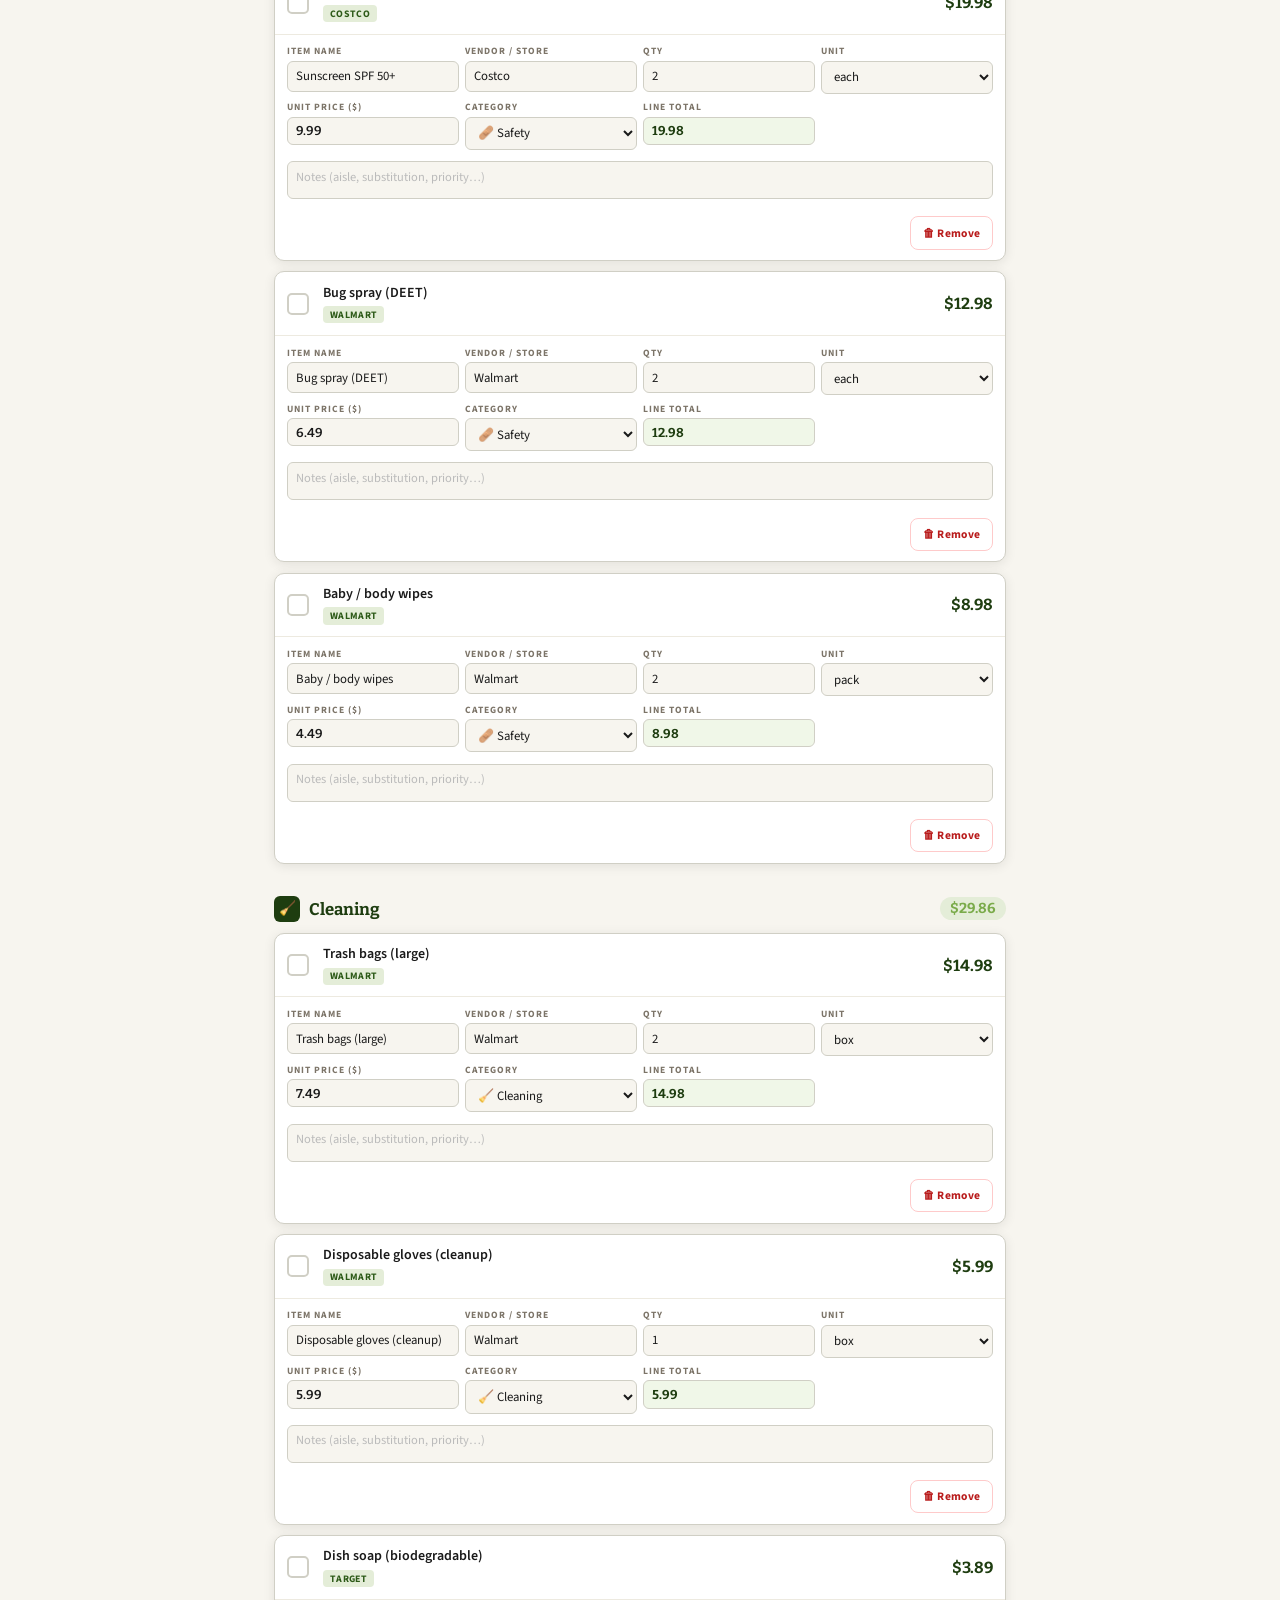
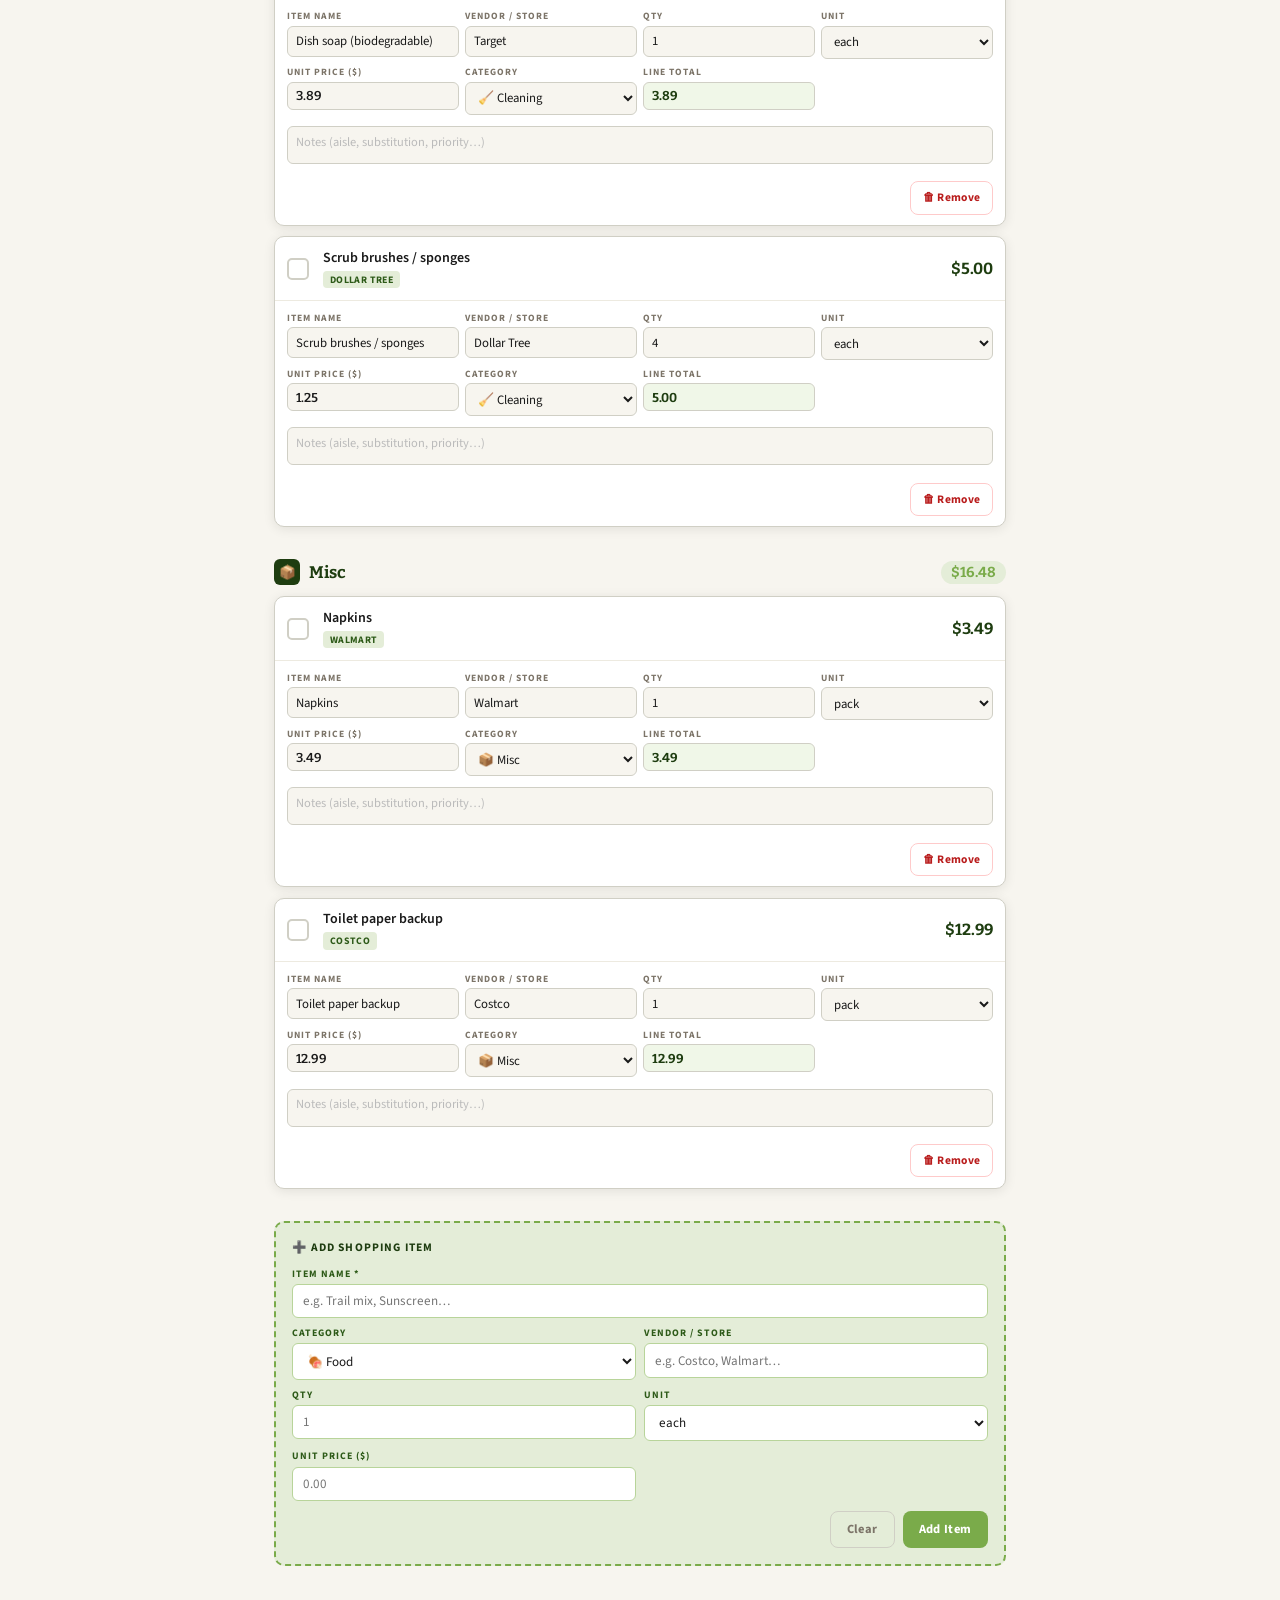
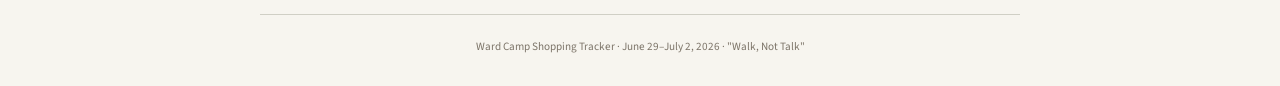
<file: shopping.html>
<!DOCTYPE html>
<html lang="en">
<head>
<meta charset="UTF-8">
<meta name="viewport" content="width=device-width, initial-scale=1.0">
<title>Camp Shopping Tracker — June 29–July 2, 2026</title>
<link href="https://fonts.googleapis.com/css2?family=Bitter:wght@400;600;700;900&family=Source+Sans+3:wght@300;400;600;700&display=swap" rel="stylesheet">
<style>
  :root {
    --forest:       #1e3d10;
    --forest-mid:   #2d5a18;
    --forest-light: #e4edd8;
    --pine:         #3a7020;
    --moss:         #7aab4a;
    --amber:        #d97706;
    --amber-light:  #fef3c7;
    --red:          #b91c1c;
    --cream:        #f7f5ef;
    --parchment:    #edeae0;
    --bark:         #5c4a2a;
    --stone:        #7c7468;
    --text:         #1a1a1a;
    --text-mid:     #4a4a4a;
    --border:       #d0cfc5;
    --white:        #ffffff;
    --shadow:       0 2px 12px rgba(0,0,0,0.09);
    --radius:       10px;
  }

  * { box-sizing: border-box; margin: 0; padding: 0; }

  body {
    font-family: 'Source Sans 3', sans-serif;
    background: var(--cream);
    color: var(--text);
    min-height: 100vh;
  }

  /* ── HEADER ─────────────────────────────────────── */
  .hero {
    background: var(--forest);
    color: white;
    padding: 1.75rem 1.25rem 1.4rem;
    position: relative;
    overflow: hidden;
  }
  .hero::after {
    content: '';
    position: absolute;
    bottom: -1px; left: 0; right: 0;
    height: 28px;
    background: var(--cream);
    clip-path: ellipse(55% 100% at 50% 100%);
  }
  .hero-top {
    display: flex;
    align-items: flex-start;
    justify-content: space-between;
    gap: 1rem;
    position: relative;
  }
  .hero-eyebrow {
    font-size: 0.65rem;
    letter-spacing: 0.2em;
    text-transform: uppercase;
    color: #a8cc7a;
    font-weight: 600;
    margin-bottom: 0.3rem;
  }
  .hero h1 {
    font-family: 'Bitter', serif;
    font-size: clamp(1.5rem, 5vw, 2.2rem);
    font-weight: 900;
    line-height: 1.1;
  }
  .hero-date {
    font-size: 0.78rem;
    color: rgba(255,255,255,0.6);
    margin-top: 0.3rem;
    font-weight: 300;
  }

  /* ── BUDGET SUMMARY CARDS ───────────────────────── */
  .summary-strip {
    background: var(--forest-mid);
    padding: 0.9rem 1rem;
    display: grid;
    grid-template-columns: repeat(3, 1fr);
    gap: 0.5rem;
    position: sticky;
    top: 0;
    z-index: 100;
    box-shadow: 0 3px 12px rgba(0,0,0,0.25);
  }
  .sum-card {
    background: rgba(255,255,255,0.08);
    border-radius: 8px;
    padding: 0.5rem 0.6rem;
    text-align: center;
  }
  .sum-label {
    font-size: 0.58rem;
    text-transform: uppercase;
    letter-spacing: 0.12em;
    color: rgba(255,255,255,0.55);
    font-weight: 600;
    display: block;
    margin-bottom: 0.2rem;
  }
  .sum-value {
    font-family: 'Bitter', serif;
    font-size: 1.15rem;
    font-weight: 700;
    color: #a8cc7a;
    line-height: 1;
  }
  .sum-value.over { color: #fca5a5; }
  .sum-sub {
    font-size: 0.6rem;
    color: rgba(255,255,255,0.4);
    margin-top: 0.15rem;
    display: block;
  }

  /* ── MAIN ───────────────────────────────────────── */
  main {
    max-width: 760px;
    margin: 0 auto;
    padding: 1.5rem 0.9rem 3rem;
  }

  /* ── ACTION BAR ─────────────────────────────────── */
  .actions {
    display: flex;
    gap: 0.6rem;
    flex-wrap: wrap;
    margin-bottom: 1.4rem;
    align-items: center;
  }
  .btn {
    display: inline-flex;
    align-items: center;
    gap: 0.35rem;
    padding: 0.55rem 1rem;
    border-radius: 8px;
    font-size: 0.78rem;
    font-weight: 700;
    cursor: pointer;
    border: none;
    font-family: 'Source Sans 3', sans-serif;
    letter-spacing: 0.03em;
    transition: all 0.15s;
    white-space: nowrap;
  }
  .btn-primary   { background: var(--forest); color: white; }
  .btn-primary:hover { background: var(--forest-mid); }
  .btn-success   { background: var(--moss); color: white; }
  .btn-success:hover { background: var(--pine); }
  .btn-outline   { background: white; color: var(--forest); border: 2px solid var(--forest); }
  .btn-outline:hover { background: var(--forest-light); }
  .btn-ghost     { background: transparent; color: var(--stone); border: 1px solid var(--border); }
  .btn-ghost:hover { background: white; }
  .btn-danger    { background: transparent; color: var(--red); border: 1px solid #fecaca; font-size: 0.72rem; padding: 0.45rem 0.7rem; }
  .btn-danger:hover { background: #fef2f2; }

  /* ── BUDGET SETTER ──────────────────────────────── */
  .budget-row {
    display: flex;
    align-items: center;
    gap: 0.6rem;
    background: var(--amber-light);
    border: 1px solid #fcd34d;
    border-radius: 8px;
    padding: 0.6rem 0.9rem;
    margin-bottom: 1.4rem;
  }
  .budget-row label {
    font-size: 0.78rem;
    font-weight: 700;
    color: var(--amber);
    white-space: nowrap;
  }
  .budget-input {
    border: 1px solid #fcd34d;
    border-radius: 6px;
    padding: 0.35rem 0.6rem;
    font-size: 0.9rem;
    font-family: 'Bitter', serif;
    font-weight: 700;
    color: var(--bark);
    background: white;
    width: 120px;
    outline: none;
  }
  .budget-input:focus { border-color: var(--amber); }
  .budget-hint {
    font-size: 0.7rem;
    color: var(--amber);
    opacity: 0.8;
  }

  /* ── FILTER TABS ────────────────────────────────── */
  .filter-tabs {
    display: flex;
    gap: 0.4rem;
    overflow-x: auto;
    padding-bottom: 0.4rem;
    margin-bottom: 1rem;
    scrollbar-width: none;
  }
  .filter-tabs::-webkit-scrollbar { display: none; }
  .tab {
    padding: 0.35rem 0.85rem;
    border-radius: 99px;
    font-size: 0.72rem;
    font-weight: 700;
    cursor: pointer;
    border: 2px solid var(--border);
    background: white;
    color: var(--stone);
    white-space: nowrap;
    transition: all 0.15s;
    letter-spacing: 0.03em;
  }
  .tab.active {
    background: var(--forest);
    border-color: var(--forest);
    color: white;
  }

  /* ── CATEGORY SECTION ───────────────────────────── */
  .category-block {
    margin-bottom: 2rem;
  }
  .cat-header {
    display: flex;
    align-items: center;
    gap: 0.55rem;
    margin-bottom: 0.7rem;
  }
  .cat-icon {
    width: 26px; height: 26px;
    background: var(--forest);
    border-radius: 6px;
    display: flex; align-items: center; justify-content: center;
    font-size: 0.85rem; flex-shrink: 0;
  }
  .cat-title {
    font-family: 'Bitter', serif;
    font-size: 1.05rem;
    font-weight: 700;
    color: var(--forest);
  }
  .cat-subtotal {
    margin-left: auto;
    font-family: 'Bitter', serif;
    font-size: 0.9rem;
    font-weight: 700;
    color: var(--moss);
    background: var(--forest-light);
    padding: 0.2rem 0.6rem;
    border-radius: 99px;
    white-space: nowrap;
  }

  /* ── ITEM CARD ──────────────────────────────────── */
  .item-card {
    background: white;
    border-radius: var(--radius);
    box-shadow: var(--shadow);
    margin-bottom: 0.65rem;
    overflow: hidden;
    border: 1px solid var(--border);
    transition: box-shadow 0.2s;
  }
  .item-card:hover { box-shadow: 0 4px 18px rgba(0,0,0,0.12); }
  .item-card.purchased {
    opacity: 0.6;
    background: #f9fdf5;
  }

  .item-main {
    display: grid;
    grid-template-columns: 28px 1fr auto;
    gap: 0.5rem;
    align-items: center;
    padding: 0.7rem 0.75rem;
  }

  .item-check {
    appearance: none;
    -webkit-appearance: none;
    width: 22px; height: 22px;
    border: 2px solid var(--border);
    border-radius: 5px;
    cursor: pointer;
    position: relative;
    transition: all 0.15s;
    flex-shrink: 0;
  }
  .item-check:checked {
    background: var(--moss);
    border-color: var(--moss);
  }
  .item-check:checked::after {
    content: '';
    position: absolute;
    top: 3px; left: 6px;
    width: 6px; height: 10px;
    border: 2px solid white;
    border-top: none; border-left: none;
    transform: rotate(45deg);
  }

  .item-name-wrap {}
  .item-name {
    font-size: 0.875rem;
    font-weight: 600;
    color: var(--text);
    line-height: 1.3;
  }
  .item-card.purchased .item-name {
    text-decoration: line-through;
    color: var(--stone);
  }
  .item-vendor-tag {
    display: inline-block;
    font-size: 0.62rem;
    background: var(--forest-light);
    color: var(--forest-mid);
    border-radius: 4px;
    padding: 0.1rem 0.4rem;
    margin-top: 0.2rem;
    font-weight: 700;
    letter-spacing: 0.04em;
    text-transform: uppercase;
  }
  .item-vendor-tag:empty { display: none; }

  .item-total {
    font-family: 'Bitter', serif;
    font-size: 1rem;
    font-weight: 700;
    color: var(--forest);
    white-space: nowrap;
    text-align: right;
  }
  .item-total.zero { color: var(--stone); font-size: 0.8rem; }

  /* DETAIL ROW */
  .item-details {
    display: grid;
    grid-template-columns: 1fr 1fr 1fr 1fr;
    gap: 0.4rem;
    padding: 0 0.75rem 0.7rem;
    border-top: 1px solid var(--parchment);
    padding-top: 0.6rem;
  }
  @media (max-width: 500px) {
    .item-details { grid-template-columns: 1fr 1fr; }
  }

  .detail-group { display: flex; flex-direction: column; gap: 0.15rem; }
  .detail-label {
    font-size: 0.6rem;
    text-transform: uppercase;
    letter-spacing: 0.1em;
    color: var(--stone);
    font-weight: 700;
  }
  .detail-input, .detail-select {
    border: 1px solid var(--border);
    border-radius: 6px;
    padding: 0.35rem 0.5rem;
    font-size: 0.8rem;
    font-family: 'Source Sans 3', sans-serif;
    color: var(--text);
    background: var(--cream);
    outline: none;
    width: 100%;
    transition: border-color 0.15s;
  }
  .detail-input:focus, .detail-select:focus { border-color: var(--forest); background: white; }
  .detail-input.price { font-family: 'Bitter', serif; font-weight: 600; }

  /* notes row */
  .item-notes-row {
    padding: 0 0.75rem 0.7rem;
  }
  .notes-input {
    width: 100%;
    border: 1px solid var(--border);
    border-radius: 6px;
    padding: 0.35rem 0.5rem;
    font-size: 0.78rem;
    font-family: 'Source Sans 3', sans-serif;
    color: var(--text-mid);
    background: var(--cream);
    resize: none;
    outline: none;
    height: 38px;
  }
  .notes-input:focus { border-color: var(--forest); background: white; }
  .notes-input::placeholder { color: #bbb; }

  /* delete btn row */
  .item-actions-row {
    padding: 0 0.75rem 0.65rem;
    display: flex;
    justify-content: flex-end;
  }

  /* ── ADD ITEM FORM ──────────────────────────────── */
  .add-item-form {
    background: var(--forest-light);
    border: 2px dashed var(--moss);
    border-radius: var(--radius);
    padding: 1rem;
    margin-top: 0.5rem;
  }
  .add-form-title {
    font-size: 0.72rem;
    font-weight: 700;
    text-transform: uppercase;
    letter-spacing: 0.1em;
    color: var(--forest);
    margin-bottom: 0.7rem;
  }
  .add-form-grid {
    display: grid;
    grid-template-columns: 1fr 1fr;
    gap: 0.5rem;
    margin-bottom: 0.6rem;
  }
  @media (max-width: 480px) { .add-form-grid { grid-template-columns: 1fr; } }
  .add-form-grid .full { grid-column: 1 / -1; }
  .add-form-label {
    font-size: 0.62rem;
    text-transform: uppercase;
    letter-spacing: 0.1em;
    color: var(--forest-mid);
    font-weight: 700;
    display: block;
    margin-bottom: 0.2rem;
  }
  .add-form-input, .add-form-select {
    width: 100%;
    border: 1px solid #b8d49a;
    border-radius: 6px;
    padding: 0.45rem 0.6rem;
    font-size: 0.82rem;
    font-family: 'Source Sans 3', sans-serif;
    background: white;
    color: var(--text);
    outline: none;
  }
  .add-form-input:focus, .add-form-select:focus { border-color: var(--forest); }
  .add-form-actions { display: flex; gap: 0.5rem; justify-content: flex-end; }

  /* ── VENDOR LEGEND ──────────────────────────────── */
  .vendor-legend {
    background: white;
    border: 1px solid var(--border);
    border-radius: var(--radius);
    padding: 1rem;
    margin-bottom: 1.5rem;
    box-shadow: var(--shadow);
  }
  .legend-title {
    font-family: 'Bitter', serif;
    font-size: 0.95rem;
    font-weight: 700;
    color: var(--forest);
    margin-bottom: 0.65rem;
    display: flex;
    align-items: center;
    gap: 0.4rem;
  }
  .vendor-grid {
    display: grid;
    grid-template-columns: repeat(auto-fill, minmax(130px, 1fr));
    gap: 0.5rem;
  }
  .vendor-item {
    display: flex;
    align-items: center;
    gap: 0.4rem;
    font-size: 0.75rem;
  }
  .vendor-dot {
    width: 10px; height: 10px;
    border-radius: 50%;
    flex-shrink: 0;
  }
  .vendor-name { font-weight: 600; color: var(--text-mid); }
  .vendor-total { margin-left: auto; font-family: 'Bitter', serif; font-size: 0.78rem; color: var(--forest); }

  /* ── PRINT ──────────────────────────────────────── */
  @media print {
    .actions, .add-item-form, .btn, .filter-tabs, .budget-row { display: none !important; }
    body { background: white; }
    .summary-strip { position: static; background: var(--forest-mid) !important; -webkit-print-color-adjust: exact; print-color-adjust: exact; }
    .hero { background: var(--forest) !important; -webkit-print-color-adjust: exact; print-color-adjust: exact; }
    .item-card { break-inside: avoid; }
    .detail-input, .detail-select, .notes-input { border: 1px solid #ccc !important; background: white !important; }
  }

  /* ── EMPTY STATE ────────────────────────────────── */
  .empty-state {
    text-align: center;
    padding: 2rem 1rem;
    color: var(--stone);
    font-size: 0.85rem;
  }
  .empty-icon { font-size: 2rem; margin-bottom: 0.5rem; }

  /* ── FOOTER ─────────────────────────────────────── */
  footer {
    text-align: center;
    padding: 1.5rem 1rem 2rem;
    font-size: 0.7rem;
    color: var(--stone);
    border-top: 1px solid var(--border);
    max-width: 760px;
    margin: 0 auto;
  }

  /* Animation */
  @keyframes slideIn {
    from { opacity: 0; transform: translateY(-8px); }
    to   { opacity: 1; transform: translateY(0); }
  }
  .item-card { animation: slideIn 0.2s ease; }
</style>
</head>
<body>

<!-- HEADER -->
<div class="hero">
  <div class="hero-top">
    <div>
      <div class="hero-eyebrow">Ward Camp · June 29–July 2, 2026</div>
      <h1>Shopping Budget Tracker</h1>
      <div class="hero-date">🛒 Food · Snacks · Gear · Supplies</div>
    </div>
  </div>
</div>

<!-- STICKY SUMMARY -->
<div class="summary-strip">
  <div class="sum-card">
    <span class="sum-label">Budget</span>
    <span class="sum-value" id="sumBudget">$0</span>
    <span class="sum-sub">set below</span>
  </div>
  <div class="sum-card">
    <span class="sum-label">Total Cost</span>
    <span class="sum-value" id="sumTotal">$0.00</span>
    <span class="sum-sub" id="sumRemain">—</span>
  </div>
  <div class="sum-card">
    <span class="sum-label">Purchased</span>
    <span class="sum-value" id="sumPurchased">$0.00</span>
    <span class="sum-sub" id="sumPurchasedCount">0 items</span>
  </div>
</div>

<main>

  <!-- ACTION BAR -->
  <div class="actions">
    <button class="btn btn-primary" onclick="window.print()">⬇ Export PDF</button>
    <button class="btn btn-outline" onclick="exportCSV()">📊 Export CSV</button>
    <button class="btn btn-ghost" onclick="if(confirm('Clear all items?')) clearAll()">↺ Clear All</button>
  </div>

  <!-- BUDGET SETTER -->
  <div class="budget-row">
    <label for="budgetInput">🎯 Total Budget</label>
    <input id="budgetInput" class="budget-input" type="number" min="0" step="1" placeholder="0.00" oninput="updateSummary()">
    <span class="budget-hint">Enter your total camp shopping budget</span>
  </div>

  <!-- VENDOR LEGEND -->
  <div class="vendor-legend">
    <div class="legend-title">🏪 Vendor Breakdown</div>
    <div class="vendor-grid" id="vendorGrid">
      <div class="empty-state" style="grid-column:1/-1;padding:0.5rem;font-size:0.75rem;">Add items to see vendor totals</div>
    </div>
  </div>

  <!-- FILTER TABS -->
  <div class="filter-tabs">
    <button class="tab active" onclick="filterCategory('all', this)">All Items</button>
    <button class="tab" onclick="filterCategory('food', this)">🍖 Food</button>
    <button class="tab" onclick="filterCategory('snacks', this)">🍪 Snacks</button>
    <button class="tab" onclick="filterCategory('drinks', this)">🥤 Drinks</button>
    <button class="tab" onclick="filterCategory('gear', this)">⛺ Gear</button>
    <button class="tab" onclick="filterCategory('safety', this)">🩹 Safety</button>
    <button class="tab" onclick="filterCategory('cleaning', this)">🧹 Cleaning</button>
    <button class="tab" onclick="filterCategory('misc', this)">📦 Misc</button>
  </div>

  <!-- ITEM LIST -->
  <div id="itemList"></div>

  <!-- ADD ITEM FORM -->
  <div class="add-item-form" id="addForm">
    <div class="add-form-title">➕ Add Shopping Item</div>
    <div class="add-form-grid">
      <div class="full">
        <label class="add-form-label">Item Name *</label>
        <input class="add-form-input" id="newName" placeholder="e.g. Trail mix, Sunscreen…">
      </div>
      <div>
        <label class="add-form-label">Category</label>
        <select class="add-form-select" id="newCat">
          <option value="food">🍖 Food</option>
          <option value="snacks">🍪 Snacks</option>
          <option value="drinks">🥤 Drinks</option>
          <option value="gear">⛺ Gear</option>
          <option value="safety">🩹 Safety</option>
          <option value="cleaning">🧹 Cleaning</option>
          <option value="misc">📦 Misc</option>
        </select>
      </div>
      <div>
        <label class="add-form-label">Vendor / Store</label>
        <input class="add-form-input" id="newVendor" list="vendorList" placeholder="e.g. Costco, Walmart…">
        <datalist id="vendorList">
          <option value="Costco">
          <option value="Walmart">
          <option value="Target">
          <option value="Sam's Club">
          <option value="Amazon">
          <option value="Smith's">
          <option value="Winco">
          <option value="Dollar Tree">
          <option value="REI">
          <option value="Home Depot">
          <option value="Macey's">
        </datalist>
      </div>
      <div>
        <label class="add-form-label">Qty</label>
        <input class="add-form-input" id="newQty" type="number" min="0" step="0.5" placeholder="1">
      </div>
      <div>
        <label class="add-form-label">Unit</label>
        <select class="add-form-select" id="newUnit">
          <option value="each">each</option>
          <option value="pack">pack</option>
          <option value="box">box</option>
          <option value="bag">bag</option>
          <option value="case">case</option>
          <option value="lb">lb</option>
          <option value="oz">oz</option>
          <option value="gallon">gallon</option>
          <option value="roll">roll</option>
          <option value="set">set</option>
          <option value="pair">pair</option>
          <option value="bundle">bundle</option>
        </select>
      </div>
      <div>
        <label class="add-form-label">Unit Price ($)</label>
        <input class="add-form-input" id="newPrice" type="number" min="0" step="0.01" placeholder="0.00">
      </div>
    </div>
    <div class="add-form-actions">
      <button class="btn btn-ghost" onclick="clearAddForm()">Clear</button>
      <button class="btn btn-success" onclick="addItem()">Add Item</button>
    </div>
  </div>

</main>

<footer>Ward Camp Shopping Tracker · June 29–July 2, 2026 · "Walk, Not Talk"</footer>

<script>
// ── DATA ────────────────────────────────────────────────────────────────────
const VENDOR_COLORS = [
  '#2d5a18','#d97706','#1d4ed8','#7c3aed','#be123c',
  '#0e7490','#b45309','#065f46','#4338ca','#9a3412'
];

let items = [];
let nextId = 1;
let currentFilter = 'all';

const CAT_META = {
  food:     { label: 'Food',     icon: '🍖' },
  snacks:   { label: 'Snacks',   icon: '🍪' },
  drinks:   { label: 'Drinks',   icon: '🥤' },
  gear:     { label: 'Gear',     icon: '⛺' },
  safety:   { label: 'Safety',   icon: '🩹' },
  cleaning: { label: 'Cleaning', icon: '🧹' },
  misc:     { label: 'Misc',     icon: '📦' },
};

// Seed with starter items pulled from the gear checklist
const SEED = [
  // Food
  { name: 'Group snacks (trail mix, granola bars)', cat: 'snacks', vendor: 'Costco', qty: 2, unit: 'bag', price: 18.99 },
  { name: 'Electrolyte drink mix / lemonade', cat: 'drinks', vendor: 'Costco', qty: 3, unit: 'pack', price: 9.49 },
  { name: 'Easy late-night / emergency food (ramen, PB crackers)', cat: 'food', vendor: 'Walmart', qty: 1, unit: 'case', price: 14.00 },
  { name: 'Napkins', cat: 'misc', vendor: 'Walmart', qty: 1, unit: 'pack', price: 3.49 },
  // Drinks
  { name: 'Extra refillable water bottles', cat: 'drinks', vendor: 'Target', qty: 6, unit: 'each', price: 4.99 },
  { name: 'Electrolyte packets (Liquid IV / similar)', cat: 'drinks', vendor: 'Costco', qty: 1, unit: 'box', price: 24.99 },
  // Gear
  { name: 'Trash bags (large)', cat: 'cleaning', vendor: 'Walmart', qty: 2, unit: 'box', price: 7.49 },
  { name: 'Disposable gloves (cleanup)', cat: 'cleaning', vendor: 'Walmart', qty: 1, unit: 'box', price: 5.99 },
  { name: 'Dish soap (biodegradable)', cat: 'cleaning', vendor: 'Target', qty: 1, unit: 'each', price: 3.89 },
  { name: 'Scrub brushes / sponges', cat: 'cleaning', vendor: 'Dollar Tree', qty: 4, unit: 'each', price: 1.25 },
  // Safety
  { name: 'Sunscreen SPF 50+', cat: 'safety', vendor: 'Costco', qty: 2, unit: 'each', price: 9.99 },
  { name: 'Bug spray (DEET)', cat: 'safety', vendor: 'Walmart', qty: 2, unit: 'each', price: 6.49 },
  { name: 'Baby / body wipes', cat: 'safety', vendor: 'Walmart', qty: 2, unit: 'pack', price: 4.49 },
  { name: 'Toilet paper backup', cat: 'misc', vendor: 'Costco', qty: 1, unit: 'pack', price: 12.99 },
  // Snacks
  { name: 'Marshmallows (campfire)', cat: 'snacks', vendor: 'Walmart', qty: 2, unit: 'bag', price: 2.99 },
  { name: 'Chips / crackers variety', cat: 'snacks', vendor: 'Costco', qty: 1, unit: 'case', price: 13.99 },
  { name: 'Granola / energy bars', cat: 'snacks', vendor: 'Costco', qty: 2, unit: 'box', price: 11.99 },
];

function seed() {
  SEED.forEach(s => {
    items.push({ id: nextId++, purchased: false, notes: '', ...s });
  });
}

// ── RENDER ──────────────────────────────────────────────────────────────────
function itemTotal(item) {
  const q = parseFloat(item.qty) || 0;
  const p = parseFloat(item.price) || 0;
  return q * p;
}

function fmt(n) {
  return '$' + n.toFixed(2).replace(/\B(?=(\d{3})+(?!\d))/g, ',');
}

function renderAll() {
  const list = document.getElementById('itemList');
  const cats = Object.keys(CAT_META);
  
  const filtered = currentFilter === 'all'
    ? items
    : items.filter(i => i.cat === currentFilter);

  if (filtered.length === 0) {
    list.innerHTML = `<div class="empty-state"><div class="empty-icon">🛒</div>No items yet. Add one below!</div>`;
    updateSummary();
    return;
  }

  // Group by category
  const grouped = {};
  cats.forEach(c => grouped[c] = []);
  filtered.forEach(item => {
    if (grouped[item.cat]) grouped[item.cat].push(item);
  });

  let html = '';
  cats.forEach(cat => {
    if (grouped[cat].length === 0) return;
    const catTotal = grouped[cat].reduce((s, i) => s + itemTotal(i), 0);
    const meta = CAT_META[cat];
    html += `
      <div class="category-block" data-cat="${cat}">
        <div class="cat-header">
          <div class="cat-icon">${meta.icon}</div>
          <div class="cat-title">${meta.label}</div>
          <div class="cat-subtotal">${fmt(catTotal)}</div>
        </div>
        ${grouped[cat].map(item => renderItem(item)).join('')}
      </div>`;
  });

  list.innerHTML = html;
  updateSummary();
}

function renderItem(item) {
  const tot = itemTotal(item);
  const totStr = tot > 0 ? fmt(tot) : '—';
  const totClass = tot > 0 ? '' : 'zero';
  return `
    <div class="item-card ${item.purchased ? 'purchased' : ''}" id="card-${item.id}">
      <div class="item-main">
        <input type="checkbox" class="item-check" ${item.purchased ? 'checked' : ''}
          onchange="togglePurchased(${item.id}, this.checked)">
        <div class="item-name-wrap">
          <div class="item-name">${escHtml(item.name)}</div>
          <span class="item-vendor-tag">${escHtml(item.vendor || '')}</span>
        </div>
        <div class="item-total ${totClass}">${totStr}</div>
      </div>
      <div class="item-details">
        <div class="detail-group">
          <span class="detail-label">Item Name</span>
          <input class="detail-input" value="${escAttr(item.name)}"
            onchange="updateField(${item.id},'name',this.value)">
        </div>
        <div class="detail-group">
          <span class="detail-label">Vendor / Store</span>
          <input class="detail-input" list="vendorList" value="${escAttr(item.vendor||'')}"
            onchange="updateField(${item.id},'vendor',this.value)">
        </div>
        <div class="detail-group">
          <span class="detail-label">Qty</span>
          <input class="detail-input" type="number" min="0" step="0.5" value="${item.qty||''}"
            oninput="updateField(${item.id},'qty',this.value)">
        </div>
        <div class="detail-group">
          <span class="detail-label">Unit</span>
          <select class="detail-select" onchange="updateField(${item.id},'unit',this.value)">
            ${['each','pack','box','bag','case','lb','oz','gallon','roll','set','pair','bundle']
              .map(u => `<option ${item.unit===u?'selected':''}>${u}</option>`).join('')}
          </select>
        </div>
        <div class="detail-group">
          <span class="detail-label">Unit Price ($)</span>
          <input class="detail-input price" type="number" min="0" step="0.01" value="${item.price||''}"
            oninput="updateField(${item.id},'price',this.value)">
        </div>
        <div class="detail-group">
          <span class="detail-label">Category</span>
          <select class="detail-select" onchange="updateField(${item.id},'cat',this.value)">
            ${Object.entries(CAT_META).map(([k,v])=>
              `<option value="${k}" ${item.cat===k?'selected':''}>${v.icon} ${v.label}</option>`
            ).join('')}
          </select>
        </div>
        <div class="detail-group">
          <span class="detail-label">Line Total</span>
          <input class="detail-input price" readonly value="${tot > 0 ? tot.toFixed(2) : ''}"
            placeholder="—" style="background:#f0f7e8;color:var(--forest);font-weight:700;">
        </div>
      </div>
      <div class="item-notes-row">
        <textarea class="notes-input" placeholder="Notes (aisle, substitution, priority…)"
          oninput="updateField(${item.id},'notes',this.value)">${escHtml(item.notes||'')}</textarea>
      </div>
      <div class="item-actions-row">
        <button class="btn btn-danger" onclick="deleteItem(${item.id})">🗑 Remove</button>
      </div>
    </div>`;
}

// ── ACTIONS ─────────────────────────────────────────────────────────────────
function togglePurchased(id, val) {
  const item = items.find(i => i.id === id);
  if (item) { item.purchased = val; renderAll(); save(); }
}

function updateField(id, field, val) {
  const item = items.find(i => i.id === id);
  if (!item) return;
  item[field] = (field === 'qty' || field === 'price') ? (parseFloat(val) || 0) : val;
  // Live update total display without full re-render
  const card = document.getElementById('card-' + id);
  if (card) {
    const tot = itemTotal(item);
    const totEl = card.querySelector('.item-total');
    if (totEl) { totEl.textContent = tot > 0 ? fmt(tot) : '—'; totEl.className = 'item-total' + (tot > 0 ? '' : ' zero'); }
    const lineEl = card.querySelectorAll('.detail-input.price')[1];
    if (lineEl) lineEl.value = tot > 0 ? tot.toFixed(2) : '';
    const tagEl = card.querySelector('.item-vendor-tag');
    if (tagEl && field === 'vendor') tagEl.textContent = val;
    const nameEl = card.querySelector('.item-name');
    if (nameEl && field === 'name') nameEl.textContent = val;
  }
  updateSummary();
  save();
}

function deleteItem(id) {
  items = items.filter(i => i.id !== id);
  renderAll();
  save();
}

function addItem() {
  const name = document.getElementById('newName').value.trim();
  if (!name) { document.getElementById('newName').focus(); return; }
  items.push({
    id: nextId++,
    name,
    cat:       document.getElementById('newCat').value,
    vendor:    document.getElementById('newVendor').value.trim(),
    qty:       parseFloat(document.getElementById('newQty').value) || 1,
    unit:      document.getElementById('newUnit').value,
    price:     parseFloat(document.getElementById('newPrice').value) || 0,
    purchased: false,
    notes:     '',
  });
  clearAddForm();
  renderAll();
  save();
  // scroll to new item
  setTimeout(() => {
    const cards = document.querySelectorAll('.item-card');
    if (cards.length) cards[cards.length-1].scrollIntoView({ behavior: 'smooth', block: 'center' });
  }, 50);
}

function clearAddForm() {
  ['newName','newVendor','newQty','newPrice'].forEach(id => document.getElementById(id).value = '');
}

function filterCategory(cat, btn) {
  currentFilter = cat;
  document.querySelectorAll('.tab').forEach(t => t.classList.remove('active'));
  btn.classList.add('active');
  renderAll();
}

function clearAll() {
  items = [];
  nextId = 1;
  renderAll();
  save();
}

// ── SUMMARY ──────────────────────────────────────────────────────────────────
function updateSummary() {
  const total = items.reduce((s, i) => s + itemTotal(i), 0);
  const purchasedTotal = items.filter(i => i.purchased).reduce((s, i) => s + itemTotal(i), 0);
  const purchasedCount = items.filter(i => i.purchased).length;
  const budget = parseFloat(document.getElementById('budgetInput').value) || 0;
  const remain = budget - total;

  document.getElementById('sumBudget').textContent = budget > 0 ? fmt(budget) : '$—';
  document.getElementById('sumTotal').textContent = fmt(total);
  document.getElementById('sumTotal').className = 'sum-value' + (budget > 0 && total > budget ? ' over' : '');
  document.getElementById('sumPurchased').textContent = fmt(purchasedTotal);
  document.getElementById('sumPurchasedCount').textContent = purchasedCount + ' item' + (purchasedCount !== 1 ? 's' : '');

  if (budget > 0) {
    const over = total > budget;
    document.getElementById('sumRemain').textContent = over
      ? fmt(total - budget) + ' over'
      : fmt(remain) + ' left';
    document.getElementById('sumRemain').style.color = over ? '#fca5a5' : 'rgba(255,255,255,0.4)';
  } else {
    document.getElementById('sumRemain').textContent = '—';
  }

  // Vendor breakdown
  const vendorMap = {};
  const vendorColorMap = {};
  let colorIdx = 0;
  items.forEach(item => {
    const v = item.vendor || 'Unassigned';
    if (!vendorMap[v]) {
      vendorMap[v] = 0;
      vendorColorMap[v] = VENDOR_COLORS[colorIdx++ % VENDOR_COLORS.length];
    }
    vendorMap[v] += itemTotal(item);
  });

  const vg = document.getElementById('vendorGrid');
  const vendors = Object.entries(vendorMap).sort((a,b) => b[1] - a[1]);
  if (vendors.length === 0) {
    vg.innerHTML = `<div style="grid-column:1/-1;font-size:0.75rem;color:var(--stone);padding:0.25rem 0">Add items to see vendor totals</div>`;
  } else {
    vg.innerHTML = vendors.map(([v, t]) => `
      <div class="vendor-item">
        <div class="vendor-dot" style="background:${vendorColorMap[v]}"></div>
        <span class="vendor-name">${escHtml(v)}</span>
        <span class="vendor-total">${fmt(t)}</span>
      </div>`).join('');
  }
}

// ── EXPORT CSV ───────────────────────────────────────────────────────────────
function exportCSV() {
  const rows = [['Item','Category','Vendor','Qty','Unit','Unit Price','Line Total','Purchased','Notes']];
  items.forEach(i => rows.push([
    i.name, CAT_META[i.cat]?.label || i.cat, i.vendor || '',
    i.qty, i.unit, (parseFloat(i.price)||0).toFixed(2),
    itemTotal(i).toFixed(2), i.purchased ? 'Yes' : 'No', i.notes || ''
  ]));
  const csv = rows.map(r => r.map(c => `"${String(c).replace(/"/g,'""')}"`).join(',')).join('\n');
  const blob = new Blob([csv], { type: 'text/csv' });
  const url = URL.createObjectURL(blob);
  const a = document.createElement('a'); a.href = url;
  a.download = 'camp-shopping-tracker.csv'; a.click();
  URL.revokeObjectURL(url);
}

// ── PERSISTENCE ───────────────────────────────────────────────────────────────
function save() {
  try { sessionStorage.setItem('campShop', JSON.stringify({ items, nextId })); } catch(e) {}
}
function load() {
  try {
    const d = JSON.parse(sessionStorage.getItem('campShop') || 'null');
    if (d && d.items) { items = d.items; nextId = d.nextId || items.length + 1; return true; }
  } catch(e) {}
  return false;
}

// Escape helpers
function escHtml(s) { return String(s).replace(/&/g,'&amp;').replace(/</g,'&lt;').replace(/>/g,'&gt;').replace(/"/g,'&quot;'); }
function escAttr(s) { return String(s).replace(/"/g,'&quot;'); }

// ── INIT ──────────────────────────────────────────────────────────────────────
if (!load()) seed();
renderAll();
document.getElementById('budgetInput').addEventListener('input', updateSummary);
</script>
</body>
</html>
</file>
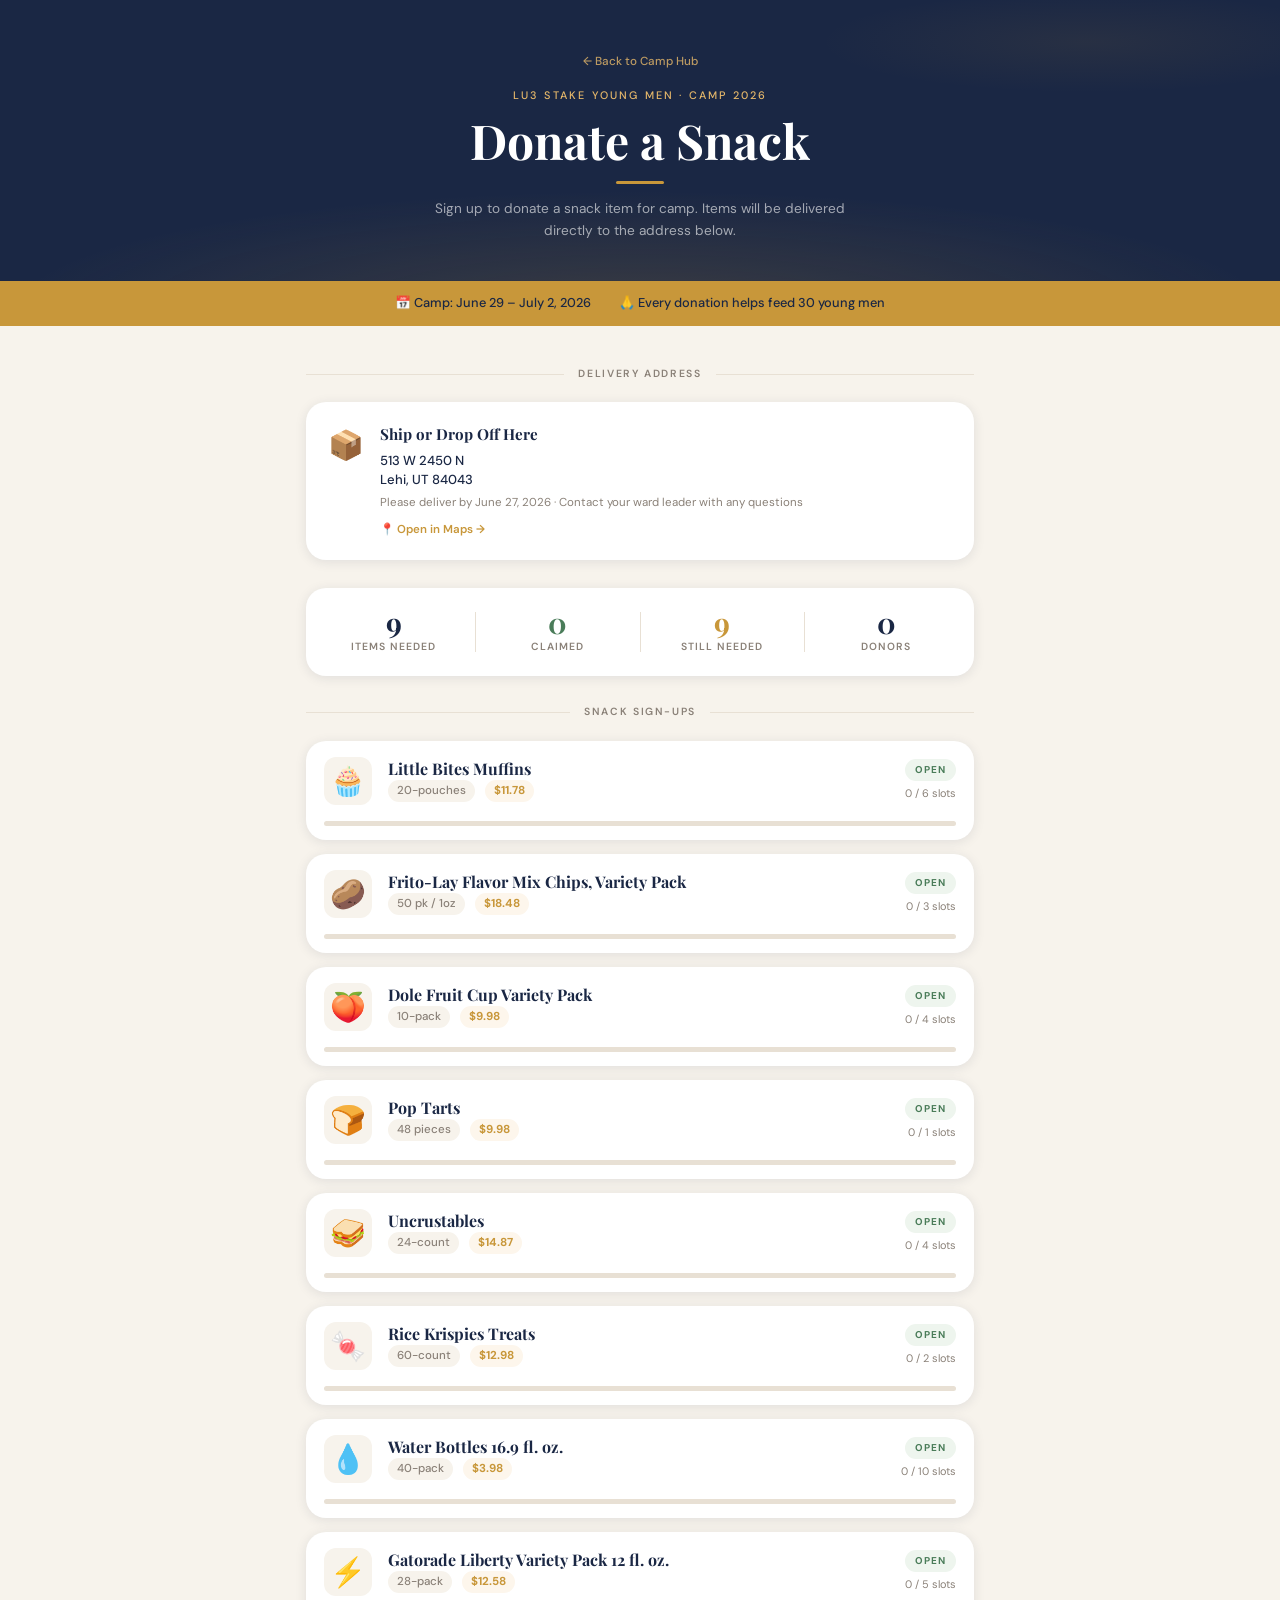
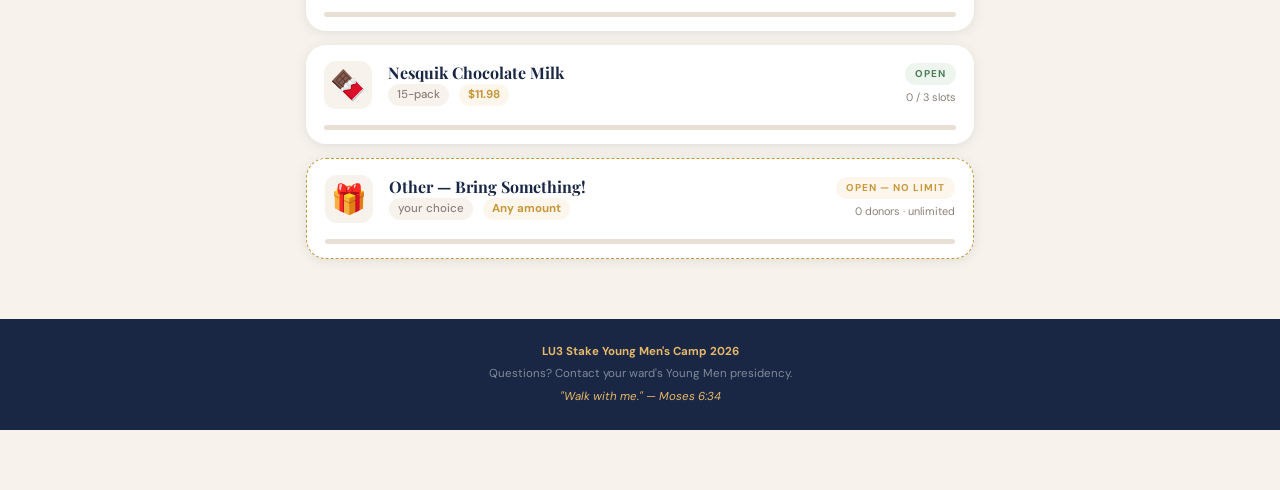
<file: signup.html>
<!DOCTYPE html>
<html lang="en">
<head>
  <meta charset="UTF-8" />
  <meta name="viewport" content="width=device-width, initial-scale=1.0" />
  <title>Donate a Snack — LU3 Stake YM Camp 2026</title>
  <link rel="preconnect" href="https://fonts.googleapis.com" />
  <link rel="preconnect" href="https://fonts.gstatic.com" crossorigin />
  <link href="https://fonts.googleapis.com/css2?family=Playfair+Display:wght@400;600;700&family=DM+Sans:wght@300;400;500;600&display=swap" rel="stylesheet" />
  <style>
    :root {
      --navy:      #1a2744;
      --navy-mid:  #243257;
      --gold:      #c8973a;
      --gold-lt:   #e6b86a;
      --cream:     #f7f3ec;
      --stone:     #e8e0d4;
      --muted:     #8a8178;
      --white:     #ffffff;
      --green:     #4a7c59;
      --green-lt:  #eef5ee;
      --red:       #c0392b;
      --red-lt:    #fdecea;
      --radius-sm: 6px;
      --radius-md: 12px;
      --radius-lg: 20px;
      --shadow-card: 0 2px 12px rgba(26,39,68,.10);
      --shadow-lift: 0 8px 32px rgba(26,39,68,.18);
      --font-display: 'Playfair Display', Georgia, serif;
      --font-body:    'DM Sans', sans-serif;
    }

    *, *::before, *::after { box-sizing: border-box; margin: 0; padding: 0; }
    html { scroll-behavior: smooth; }
    body {
      font-family: var(--font-body);
      background: var(--cream);
      color: var(--navy);
      min-height: 100vh;
      font-size: 15px;
      line-height: 1.6;
      padding-bottom: 60px;
    }

    /* ── HERO ── */
    .hero {
      background: var(--navy);
      color: var(--white);
      padding: 48px 16px 40px;
      text-align: center;
      position: relative;
      overflow: hidden;
    }
    .hero::before {
      content: '';
      position: absolute;
      inset: 0;
      background:
        radial-gradient(ellipse 70% 60% at 50% 110%, rgba(200,151,58,.18) 0%, transparent 70%),
        radial-gradient(ellipse 35% 30% at 85% 15%, rgba(200,151,58,.08) 0%, transparent 60%);
      pointer-events: none;
    }
    .hero-eyebrow {
      font-size: .68rem;
      font-weight: 500;
      letter-spacing: .2em;
      text-transform: uppercase;
      color: var(--gold-lt);
      margin-bottom: 10px;
      position: relative;
    }
    .hero h1 {
      font-family: var(--font-display);
      font-size: clamp(1.8rem, 6vw, 3rem);
      font-weight: 700;
      line-height: 1.1;
      position: relative;
    }
    .hero-sub {
      font-size: .85rem;
      color: rgba(255,255,255,.6);
      margin-top: 8px;
      max-width: 420px;
      margin-inline: auto;
      position: relative;
    }
    .gold-rule {
      width: 48px;
      height: 3px;
      background: var(--gold);
      border-radius: 2px;
      margin: 14px auto;
      position: relative;
    }
    .back-link {
      display: inline-flex;
      align-items: center;
      gap: 6px;
      font-size: .73rem;
      font-weight: 500;
      color: var(--gold-lt);
      text-decoration: none;
      opacity: .8;
      transition: opacity .18s;
      position: relative;
      margin-bottom: 16px;
    }
    .back-link:hover { opacity: 1; }

    /* ── INFO STRIP ── */
    .info-strip {
      background: var(--gold);
      color: var(--navy);
      padding: 12px 16px;
    }
    .info-strip-inner {
      max-width: 700px;
      margin: 0 auto;
      display: flex;
      flex-wrap: wrap;
      gap: 4px 28px;
      justify-content: center;
      align-items: center;
    }
    .info-item { font-size: .8rem; font-weight: 500; display: flex; align-items: center; gap: 6px; }

    /* ── MAIN ── */
    .main {
      max-width: 700px;
      margin: 0 auto;
      padding: 40px 16px 60px;
    }

    /* ── SECTION DIVIDER ── */
    .section-divider {
      display: flex;
      align-items: center;
      gap: 14px;
      margin-bottom: 20px;
    }
    .section-divider-line { flex: 1; height: 1px; background: var(--stone); }
    .section-divider-label {
      font-size: .65rem;
      font-weight: 600;
      letter-spacing: .16em;
      text-transform: uppercase;
      color: var(--muted);
    }

    /* ── PROGRESS SUMMARY ── */
    .summary-bar {
      background: var(--white);
      border-radius: var(--radius-lg);
      box-shadow: var(--shadow-card);
      padding: 20px 22px;
      margin-bottom: 28px;
      display: flex;
      gap: 16px;
      align-items: center;
      flex-wrap: wrap;
    }
    .summary-stat {
      display: flex;
      flex-direction: column;
      align-items: center;
      flex: 1;
      min-width: 80px;
    }
    .summary-num {
      font-family: var(--font-display);
      font-size: 1.8rem;
      font-weight: 700;
      color: var(--navy);
      line-height: 1;
    }
    .summary-num.gold { color: var(--gold); }
    .summary-num.green { color: var(--green); }
    .summary-label { font-size: .65rem; font-weight: 600; text-transform: uppercase; letter-spacing: .1em; color: var(--muted); margin-top: 3px; }
    .summary-divider { width: 1px; height: 40px; background: var(--stone); }

    /* ── SNACK CARDS ── */
    .snack-list { display: flex; flex-direction: column; gap: 14px; }

    .snack-card {
      background: var(--white);
      border-radius: var(--radius-lg);
      box-shadow: var(--shadow-card);
      overflow: hidden;
      transition: box-shadow .2s;
    }
    .snack-card:hover { box-shadow: var(--shadow-lift); }
    .snack-card.is-other { border: 1.5px dashed var(--gold); }

    .snack-card-main {
      display: flex;
      align-items: center;
      gap: 16px;
      padding: 16px 18px;
      cursor: pointer;
      user-select: none;
    }

    .snack-icon {
      font-size: 1.8rem;
      flex-shrink: 0;
      width: 48px;
      height: 48px;
      border-radius: var(--radius-md);
      display: flex;
      align-items: center;
      justify-content: center;
      background: var(--cream);
    }

    .snack-info { flex: 1; min-width: 0; }
    .snack-name {
      font-family: var(--font-display);
      font-size: 1rem;
      font-weight: 700;
      line-height: 1.2;
      margin-bottom: 2px;
    }
    .snack-meta {
      font-size: .72rem;
      color: var(--muted);
      display: flex;
      gap: 10px;
      flex-wrap: wrap;
    }
    .snack-meta-pill {
      background: var(--cream);
      border-radius: 999px;
      padding: 2px 9px;
      font-weight: 500;
    }
    .snack-meta-pill.price { background: #fdf6ec; color: var(--gold); font-weight: 700; }

    .snack-status {
      display: flex;
      flex-direction: column;
      align-items: flex-end;
      gap: 4px;
      flex-shrink: 0;
    }
    .status-badge {
      font-size: .62rem;
      font-weight: 700;
      text-transform: uppercase;
      letter-spacing: .1em;
      padding: 3px 10px;
      border-radius: 999px;
    }
    .status-badge.open     { background: var(--green-lt); color: var(--green); }
    .status-badge.claimed  { background: #fdf6ec; color: var(--gold); }
    .status-badge.full     { background: #f0f0f0; color: var(--muted); }
    .status-badge.unlimited { background: #fdf6ec; color: var(--gold); }

    .snack-slots {
      font-size: .68rem;
      color: var(--muted);
      text-align: right;
    }

    /* Slot bar */
    .slot-bar-wrap { padding: 0 18px 14px; }
    .slot-bar-track {
      background: var(--stone);
      border-radius: 999px;
      height: 5px;
      overflow: hidden;
    }
    .slot-bar-fill {
      height: 100%;
      border-radius: 999px;
      background: linear-gradient(90deg, var(--green), var(--gold));
      transition: width .4s ease;
    }

    /* Signups list */
    .signups-panel {
      border-top: 1px solid var(--stone);
      background: var(--cream);
      padding: 14px 18px;
      display: none;
    }
    .signups-panel.open { display: block; }

    .signups-label {
      font-size: .62rem;
      font-weight: 700;
      text-transform: uppercase;
      letter-spacing: .12em;
      color: var(--muted);
      margin-bottom: 10px;
    }

    .signup-row {
      display: flex;
      align-items: center;
      justify-content: space-between;
      padding: 8px 10px;
      background: var(--white);
      border-radius: var(--radius-sm);
      margin-bottom: 6px;
      font-size: .8rem;
      gap: 10px;
    }
    .signup-row-info { flex: 1; min-width: 0; }
    .signup-name { font-weight: 600; color: var(--navy); }
    .signup-note { font-size: .7rem; color: var(--muted); font-style: italic; }
    .signup-remove {
      background: none;
      border: none;
      color: var(--muted);
      font-size: .75rem;
      cursor: pointer;
      padding: 3px 6px;
      border-radius: var(--radius-sm);
      transition: background .15s, color .15s;
      flex-shrink: 0;
    }
    .signup-remove:hover { background: var(--red-lt); color: var(--red); }

    /* Signup form */
    .signup-form {
      margin-top: 10px;
      background: var(--white);
      border-radius: var(--radius-md);
      padding: 14px;
      border: 1.5px solid var(--stone);
    }
    .form-row {
      display: grid;
      grid-template-columns: 1fr 1fr;
      gap: 10px;
      margin-bottom: 10px;
    }
    @media (max-width: 480px) { .form-row { grid-template-columns: 1fr; } }

    .form-field { display: flex; flex-direction: column; gap: 4px; }
    .form-field.full { grid-column: 1 / -1; }

    .form-label {
      font-size: .65rem;
      font-weight: 700;
      text-transform: uppercase;
      letter-spacing: .1em;
      color: var(--muted);
    }
    .form-input {
      font-family: var(--font-body);
      font-size: .85rem;
      padding: 9px 12px;
      border: 1.5px solid var(--stone);
      border-radius: var(--radius-sm);
      background: var(--white);
      color: var(--navy);
      outline: none;
      transition: border-color .18s;
      width: 100%;
    }
    .form-input:focus { border-color: var(--gold); }
    .form-input::placeholder { color: var(--muted); opacity: .7; }

    .qty-row { display: flex; align-items: center; gap: 8px; }
    .qty-btn {
      width: 32px;
      height: 32px;
      border-radius: var(--radius-sm);
      border: 1.5px solid var(--stone);
      background: var(--white);
      font-size: 1.1rem;
      font-weight: 700;
      color: var(--navy);
      cursor: pointer;
      display: flex;
      align-items: center;
      justify-content: center;
      transition: background .15s;
      flex-shrink: 0;
    }
    .qty-btn:hover { background: var(--cream); }
    .qty-display {
      font-family: var(--font-display);
      font-size: 1.1rem;
      font-weight: 700;
      color: var(--navy);
      width: 28px;
      text-align: center;
      flex-shrink: 0;
    }
    .qty-label { font-size: .72rem; color: var(--muted); }

    .form-actions { display: flex; gap: 8px; margin-top: 12px; }
    .btn {
      padding: 10px 18px;
      border: none;
      border-radius: var(--radius-sm);
      font-family: var(--font-body);
      font-size: .82rem;
      font-weight: 600;
      cursor: pointer;
      transition: all .18s;
    }
    .btn-primary {
      background: var(--navy);
      color: var(--white);
      flex: 1;
      position: relative;
      overflow: hidden;
    }
    .btn-primary::after {
      content: '';
      position: absolute;
      inset: 0;
      background: radial-gradient(ellipse at 60% 80%, rgba(200,151,58,.25) 0%, transparent 70%);
      pointer-events: none;
    }
    .btn-primary:hover { background: var(--navy-mid); }
    .btn-secondary {
      background: var(--white);
      color: var(--muted);
      border: 1.5px solid var(--stone);
    }
    .btn-secondary:hover { background: var(--cream); color: var(--navy); }

    /* Address card */
    .address-card {
      background: var(--white);
      border-radius: var(--radius-lg);
      box-shadow: var(--shadow-card);
      padding: 20px 22px;
      margin-bottom: 28px;
      display: flex;
      gap: 16px;
      align-items: flex-start;
    }
    .address-icon { font-size: 1.8rem; flex-shrink: 0; }
    .address-body { flex: 1; }
    .address-title { font-family: var(--font-display); font-size: .95rem; font-weight: 700; margin-bottom: 4px; }
    .address-text { font-size: .82rem; color: var(--navy); font-weight: 500; line-height: 1.5; }
    .address-note { font-size: .72rem; color: var(--muted); margin-top: 4px; }
    .address-map-link {
      display: inline-flex;
      align-items: center;
      gap: 5px;
      font-size: .72rem;
      font-weight: 600;
      color: var(--gold);
      text-decoration: none;
      margin-top: 8px;
      transition: opacity .15s;
    }
    .address-map-link:hover { opacity: .75; }

    /* Toast */
    .toast {
      position: fixed;
      bottom: 24px;
      left: 50%;
      transform: translateX(-50%) translateY(16px);
      background: var(--navy);
      color: var(--gold-lt);
      padding: 11px 22px;
      border-radius: 999px;
      font-size: .82rem;
      font-weight: 600;
      box-shadow: var(--shadow-lift);
      opacity: 0;
      transition: all .3s ease;
      z-index: 999;
      white-space: nowrap;
      pointer-events: none;
    }
    .toast.show { opacity: 1; transform: translateX(-50%) translateY(0); }

    /* Loading state */
    .loading-state {
      text-align: center;
      padding: 40px 20px;
      color: var(--muted);
      font-size: .85rem;
    }
    .loading-spinner {
      width: 28px;
      height: 28px;
      border: 3px solid var(--stone);
      border-top-color: var(--gold);
      border-radius: 50%;
      animation: spin .7s linear infinite;
      margin: 0 auto 12px;
    }
    @keyframes spin { to { transform: rotate(360deg); } }

    footer {
      background: var(--navy);
      color: rgba(255,255,255,.45);
      text-align: center;
      padding: 22px 16px;
      font-size: .72rem;
      line-height: 1.9;
    }
    footer strong { color: var(--gold-lt); }
    footer .motto { color: var(--gold-lt); font-style: italic; display: block; margin-top: 2px; }
  </style>
</head>
<body>

<header class="hero">
  <a class="back-link" href="index.html">← Back to Camp Hub</a>
  <p class="hero-eyebrow">LU3 Stake Young Men · Camp 2026</p>
  <h1>Donate a Snack</h1>
  <div class="gold-rule"></div>
  <p class="hero-sub">Sign up to donate a snack item for camp. Items will be delivered directly to the address below.</p>
</header>

<section class="info-strip">
  <div class="info-strip-inner">
    <div class="info-item">📅 Camp: June 29 – July 2, 2026</div>
    <div class="info-item">🙏 Every donation helps feed 30 young men</div>
  </div>
</section>

<main class="main">

  <!-- DELIVERY ADDRESS -->
  <div class="section-divider">
    <span class="section-divider-line"></span>
    <span class="section-divider-label">Delivery Address</span>
    <span class="section-divider-line"></span>
  </div>

  <div class="address-card">
    <div class="address-icon">📦</div>
    <div class="address-body">
      <div class="address-title">Ship or Drop Off Here</div>
      <div class="address-text">513 W 2450 N<br/>Lehi, UT 84043</div>
      <div class="address-note">Please deliver by June 27, 2026 · Contact your ward leader with any questions</div>
      <a class="address-map-link" href="https://maps.google.com/?q=513+W+2450+N+Lehi+UT+84043" target="_blank">📍 Open in Maps →</a>
    </div>
  </div>

  <!-- PROGRESS SUMMARY -->
  <div class="summary-bar" id="summaryBar">
    <div class="summary-stat">
      <span class="summary-num" id="statTotal">—</span>
      <span class="summary-label">Items Needed</span>
    </div>
    <div class="summary-divider"></div>
    <div class="summary-stat">
      <span class="summary-num green" id="statClaimed">—</span>
      <span class="summary-label">Claimed</span>
    </div>
    <div class="summary-divider"></div>
    <div class="summary-stat">
      <span class="summary-num gold" id="statOpen">—</span>
      <span class="summary-label">Still Needed</span>
    </div>
    <div class="summary-divider"></div>
    <div class="summary-stat">
      <span class="summary-num" id="statSignups">—</span>
      <span class="summary-label">Donors</span>
    </div>
  </div>

  <!-- SNACK LIST -->
  <div class="section-divider">
    <span class="section-divider-line"></span>
    <span class="section-divider-label">Snack Sign-Ups</span>
    <span class="section-divider-line"></span>
  </div>

  <div id="snackList" class="snack-list">
    <div class="loading-state">
      <div class="loading-spinner"></div>
      Loading sign-up list…
    </div>
  </div>

</main>

<footer>
  <strong>LU3 Stake Young Men's Camp 2026</strong><br/>
  Questions? Contact your ward's Young Men presidency.
  <span class="motto">"Walk with me." — Moses 6:34</span>
</footer>

<div class="toast" id="toast"></div>

<script>
  // ── DATA ──
  // slots: number = limited slots | null = unlimited (Other)
  const SNACKS = [
    { id: 'muffins',      name: 'Little Bites Muffins',                    icon: '🧁', unit: '20-pouches', price: '$11.78', slots: 6,    sams: 'https://www.samsclub.com/ip/Entenmann-s-Little-Bites-Chocolate-Chip-Muffins-1-5-oz-20-pk/19626220292?classType=REGULAR' },
    { id: 'chips',        name: 'Frito-Lay Flavor Mix Chips, Variety Pack', icon: '🥔', unit: '50 pk / 1oz', price: '$18.48', slots: 3,   sams: 'https://www.samsclub.com/ip/Frito-Lay-Flavor-Mix-Chips-Variety-Pack-50-pk/13585600798?classType=REGULAR&from=/search' },
    { id: 'fruit',        name: 'Dole Fruit Cup Variety Pack',              icon: '🍑', unit: '10-pack',    price: '$9.98',  slots: 4,    sams: 'https://www.samsclub.com/s?searchTerm=dole+fruit+cup' },
    { id: 'poptarts',     name: 'Pop Tarts',                                icon: '🍞', unit: '48 pieces',  price: '$9.98',  slots: 1,    sams: 'https://www.samsclub.com/s?searchTerm=pop+tarts' },
    { id: 'uncrustables', name: 'Uncrustables',                             icon: '🥪', unit: '24-count',   price: '$14.87', slots: 4,    sams: 'https://www.samsclub.com/s?searchTerm=uncrustables' },
    { id: 'ricekrisp',    name: 'Rice Krispies Treats',                     icon: '🍬', unit: '60-count',   price: '$12.98', slots: 2,    sams: 'https://www.samsclub.com/ip/Rice-Krispies-Treats-Original-Snack-Bars-60-ct/13577316630?classType=REGULAR&from=/search' },
    { id: 'water',        name: 'Water Bottles 16.9 fl. oz.',               icon: '💧', unit: '40-pack',    price: '$3.98',  slots: 10,   sams: 'https://www.samsclub.com/ip/Member-s-Mark-Purified-Water-16-9-fl-oz-40-pk/7874202847?classType=REGULAR&from=/search' },
    { id: 'gatorade',     name: 'Gatorade Liberty Variety Pack 12 fl. oz.', icon: '⚡', unit: '28-pack',    price: '$12.58', slots: 5,    sams: 'https://www.samsclub.com/ip/Gatorade-Liberty-Variety-Pack-12-fl-oz-28-pk/13600304846?classType=REGULAR&from=/search' },
    { id: 'nesquik',      name: 'Nesquik Chocolate Milk',                   icon: '🍫', unit: '15-pack',    price: '$11.98', slots: 3,    sams: 'https://www.samsclub.com/ip/nesquik-chocolate-low-fat-milk-15-8-oz-calcium-kosher-gluten-free/13592921663' },
    { id: 'other',        name: 'Other — Bring Something!',                 icon: '🎁', unit: 'your choice', price: 'Any amount', slots: null, sams: '', placeholder: 'e.g. Granola bars, juice boxes, fruit snacks…' },
  ];

  // ── STATE ──
  let signups = {};
  let openPanel = null;
  let currentQty = {};

  // ── STORAGE ──
  async function loadSignups() {
    try {
      const result = await window.storage.get('donate-signups', true);
      if (result && result.value) signups = JSON.parse(result.value);
    } catch(e) { signups = {}; }
  }

  async function saveSignups() {
    try {
      await window.storage.set('donate-signups', JSON.stringify(signups), true);
    } catch(e) {}
  }

  // ── HELPERS ──
  function getSignupsFor(id) { return signups[id] || []; }
  function isUnlimited(snack) { return snack.slots === null; }

  function countDonorsTotal() {
    return Object.values(signups).reduce((acc, arr) => acc + arr.length, 0);
  }

  // Only count limited-slot items toward "claimed" and "still needed"
  function countClaimed() {
    return SNACKS.filter(s => !isUnlimited(s) && getSignupsFor(s.id).length > 0).length;
  }

  function countLimitedItems() {
    return SNACKS.filter(s => !isUnlimited(s)).length;
  }

  // ── SUMMARY ──
  function updateSummary() {
    const limited = countLimitedItems();
    const claimed = countClaimed();
    const open    = limited - claimed;
    const donors  = countDonorsTotal();
    document.getElementById('statTotal').textContent   = limited;
    document.getElementById('statClaimed').textContent = claimed;
    document.getElementById('statOpen').textContent    = open;
    document.getElementById('statSignups').textContent = donors;
  }

  // ── RENDER ──
  function renderAll() {
    updateSummary();
    const list = document.getElementById('snackList');
    list.innerHTML = '';

    SNACKS.forEach(snack => {
      const rows      = getSignupsFor(snack.id);
      const isOpen    = openPanel === snack.id;
      const unlimited = isUnlimited(snack);
      const maxSlots  = unlimited ? null : snack.slots;
      const isFull    = !unlimited && rows.length >= maxSlots;
      const filledPct = unlimited ? 0 : Math.min(100, Math.round((rows.length / maxSlots) * 100));

      // Badge
      let badgeClass, badgeText;
      if (unlimited) {
        badgeClass = 'unlimited'; badgeText = 'Open — No Limit';
      } else if (isFull) {
        badgeClass = 'full'; badgeText = 'Filled';
      } else if (rows.length > 0) {
        badgeClass = 'claimed'; badgeText = 'Partially Claimed';
      } else {
        badgeClass = 'open'; badgeText = 'Open';
      }

      // Slot label
      const slotLabel = unlimited
        ? `${rows.length} donor${rows.length !== 1 ? 's' : ''} · unlimited`
        : `${rows.length} / ${maxSlots} slots`;

      // Shop link
      const shopLink = snack.sams
        ? `<a href="${snack.sams}" target="_blank" style="color:var(--gold);text-decoration:none;font-weight:600;">Find on Sam's Club →</a>`
        : '';

      // Note placeholder
      const notePlaceholder = snack.placeholder || 'e.g. Ordering from Sam\'s Club';

      const card = document.createElement('div');
      card.className = 'snack-card' + (unlimited ? ' is-other' : '');
      card.id = 'card-' + snack.id;

      card.innerHTML = `
        <div class="snack-card-main" onclick="togglePanel('${snack.id}')">
          <div class="snack-icon">${snack.icon}</div>
          <div class="snack-info">
            <div class="snack-name">${snack.name}</div>
            <div class="snack-meta">
              <span class="snack-meta-pill">${snack.unit}</span>
              <span class="snack-meta-pill price">${snack.price}</span>
              ${rows.length > 0 ? `<span class="snack-meta-pill">${rows.length} donor${rows.length !== 1 ? 's' : ''}</span>` : ''}
            </div>
          </div>
          <div class="snack-status">
            <span class="status-badge ${badgeClass}">${badgeText}</span>
            <span class="snack-slots">${slotLabel}</span>
          </div>
        </div>

        <div class="slot-bar-wrap">
          <div class="slot-bar-track">
            <div class="slot-bar-fill" style="width:${filledPct}%"></div>
          </div>
        </div>

        <div class="signups-panel${isOpen ? ' open' : ''}" id="panel-${snack.id}">
          ${rows.length > 0 ? `
            <div class="signups-label">Current Donors</div>
            ${rows.map((r, i) => `
              <div class="signup-row">
                <div class="signup-row-info">
                  <div class="signup-name">${escHtml(r.name)}${r.qty > 1 ? ` <span style="color:var(--gold);font-size:.72rem;">(×${r.qty})</span>` : ''}</div>
                  ${r.note ? `<div class="signup-note">${escHtml(r.note)}</div>` : ''}
                </div>
                <button class="signup-remove" onclick="removeSignup('${snack.id}', ${i})">✕ Remove</button>
              </div>
            `).join('')}
          ` : `<div class="signups-label" style="margin-bottom:4px;">No donors yet — be the first! 🙌</div>`}

          ${!isFull ? `
            <div class="signup-form" id="form-${snack.id}">
              ${unlimited ? `
                <div style="background:var(--cream);border-radius:var(--radius-sm);padding:10px 12px;margin-bottom:10px;font-size:.78rem;color:var(--navy);">
                  🎁 <strong>Bring anything you'd like!</strong> Use the note field to tell us what you're donating so we don't get duplicates.
                </div>
              ` : ''}
              <div class="form-row">
                <div class="form-field">
                  <label class="form-label">Your Name *</label>
                  <input class="form-input" id="name-${snack.id}" type="text" placeholder="Sister Smith" />
                </div>
                <div class="form-field">
                  <label class="form-label">Phone / Email</label>
                  <input class="form-input" id="contact-${snack.id}" type="text" placeholder="Optional" />
                </div>
              </div>
              <div class="form-row">
                <div class="form-field">
                  <label class="form-label">Quantity</label>
                  <div class="qty-row">
                    <button class="qty-btn" onclick="changeQty('${snack.id}',-1)">−</button>
                    <span class="qty-display" id="qty-${snack.id}">${currentQty[snack.id] || 1}</span>
                    <button class="qty-btn" onclick="changeQty('${snack.id}',1)">+</button>
                    <span class="qty-label">${unlimited ? 'item(s)' : 'pack(s)'}</span>
                  </div>
                </div>
                <div class="form-field">
                  <label class="form-label">${unlimited ? 'What are you bringing? *' : 'Note'} <span style="font-weight:400;text-transform:none;letter-spacing:0;">${unlimited ? '' : '(optional)'}</span></label>
                  <input class="form-input" id="note-${snack.id}" type="text" placeholder="${notePlaceholder}" />
                </div>
              </div>
              <div style="font-size:.7rem;color:var(--muted);margin-bottom:10px;">
                📦 Deliver to: <strong style="color:var(--navy);">513 W 2450 N, Lehi, UT 84043</strong> by June 27
                ${shopLink ? `&nbsp;·&nbsp; ${shopLink}` : ''}
              </div>
              <div class="form-actions">
                <button class="btn btn-secondary" onclick="togglePanel('${snack.id}')">Cancel</button>
                <button class="btn btn-primary" onclick="submitSignup('${snack.id}', ${unlimited})">✓ Sign Me Up</button>
              </div>
            </div>
          ` : `<div style="text-align:center;padding:14px 0;font-size:.8rem;color:var(--muted);">✅ This item is fully covered — thank you, donors!</div>`}
        </div>
      `;

      list.appendChild(card);
    });
  }

  function escHtml(s) {
    return String(s).replace(/&/g,'&amp;').replace(/</g,'&lt;').replace(/>/g,'&gt;').replace(/"/g,'&quot;');
  }

  // ── INTERACTIONS ──
  function togglePanel(id) {
    openPanel = openPanel === id ? null : id;
    if (!currentQty[id]) currentQty[id] = 1;
    renderAll();
    if (openPanel) {
      setTimeout(() => {
        const panel = document.getElementById('panel-' + id);
        if (panel) panel.scrollIntoView({ behavior: 'smooth', block: 'nearest' });
      }, 80);
    }
  }

  function changeQty(id, delta) {
    currentQty[id] = Math.max(1, Math.min(10, (currentQty[id] || 1) + delta));
    const el = document.getElementById('qty-' + id);
    if (el) el.textContent = currentQty[id];
  }

  async function submitSignup(id, unlimited = false) {
    const nameEl = document.getElementById('name-' + id);
    const noteEl = document.getElementById('note-' + id);
    const name   = nameEl ? nameEl.value.trim() : '';
    const note   = noteEl ? noteEl.value.trim() : '';
    const qty    = currentQty[id] || 1;

    // Name is always required
    if (!name) {
      nameEl.style.borderColor = 'var(--red)';
      nameEl.focus();
      setTimeout(() => { nameEl.style.borderColor = ''; }, 2000);
      return;
    }

    // For "Other", the note describing what they're bringing is also required
    if (unlimited && !note) {
      noteEl.style.borderColor = 'var(--red)';
      noteEl.focus();
      setTimeout(() => { noteEl.style.borderColor = ''; }, 2000);
      showToast('⚠️ Please tell us what you\'re bringing!');
      return;
    }

    if (!signups[id]) signups[id] = [];
    signups[id].push({ name, note, qty, ts: Date.now() });
    currentQty[id] = 1;
    openPanel = null;
    await saveSignups();
    renderAll();
    showToast('🙌 Thank you, ' + name + '! You\'re signed up.');
  }

  async function removeSignup(id, index) {
    if (!signups[id]) return;
    const removed = signups[id].splice(index, 1);
    if (signups[id].length === 0) delete signups[id];
    await saveSignups();
    renderAll();
    showToast('Removed signup' + (removed[0] ? ' for ' + removed[0].name : '') + '.');
  }

  let toastTimer;
  function showToast(msg) {
    const t = document.getElementById('toast');
    t.textContent = msg;
    t.classList.add('show');
    clearTimeout(toastTimer);
    toastTimer = setTimeout(() => t.classList.remove('show'), 3000);
  }

  // ── INIT ──
  (async () => {
    await loadSignups();
    renderAll();
  })();
</script>
</body>
</html>
</file>
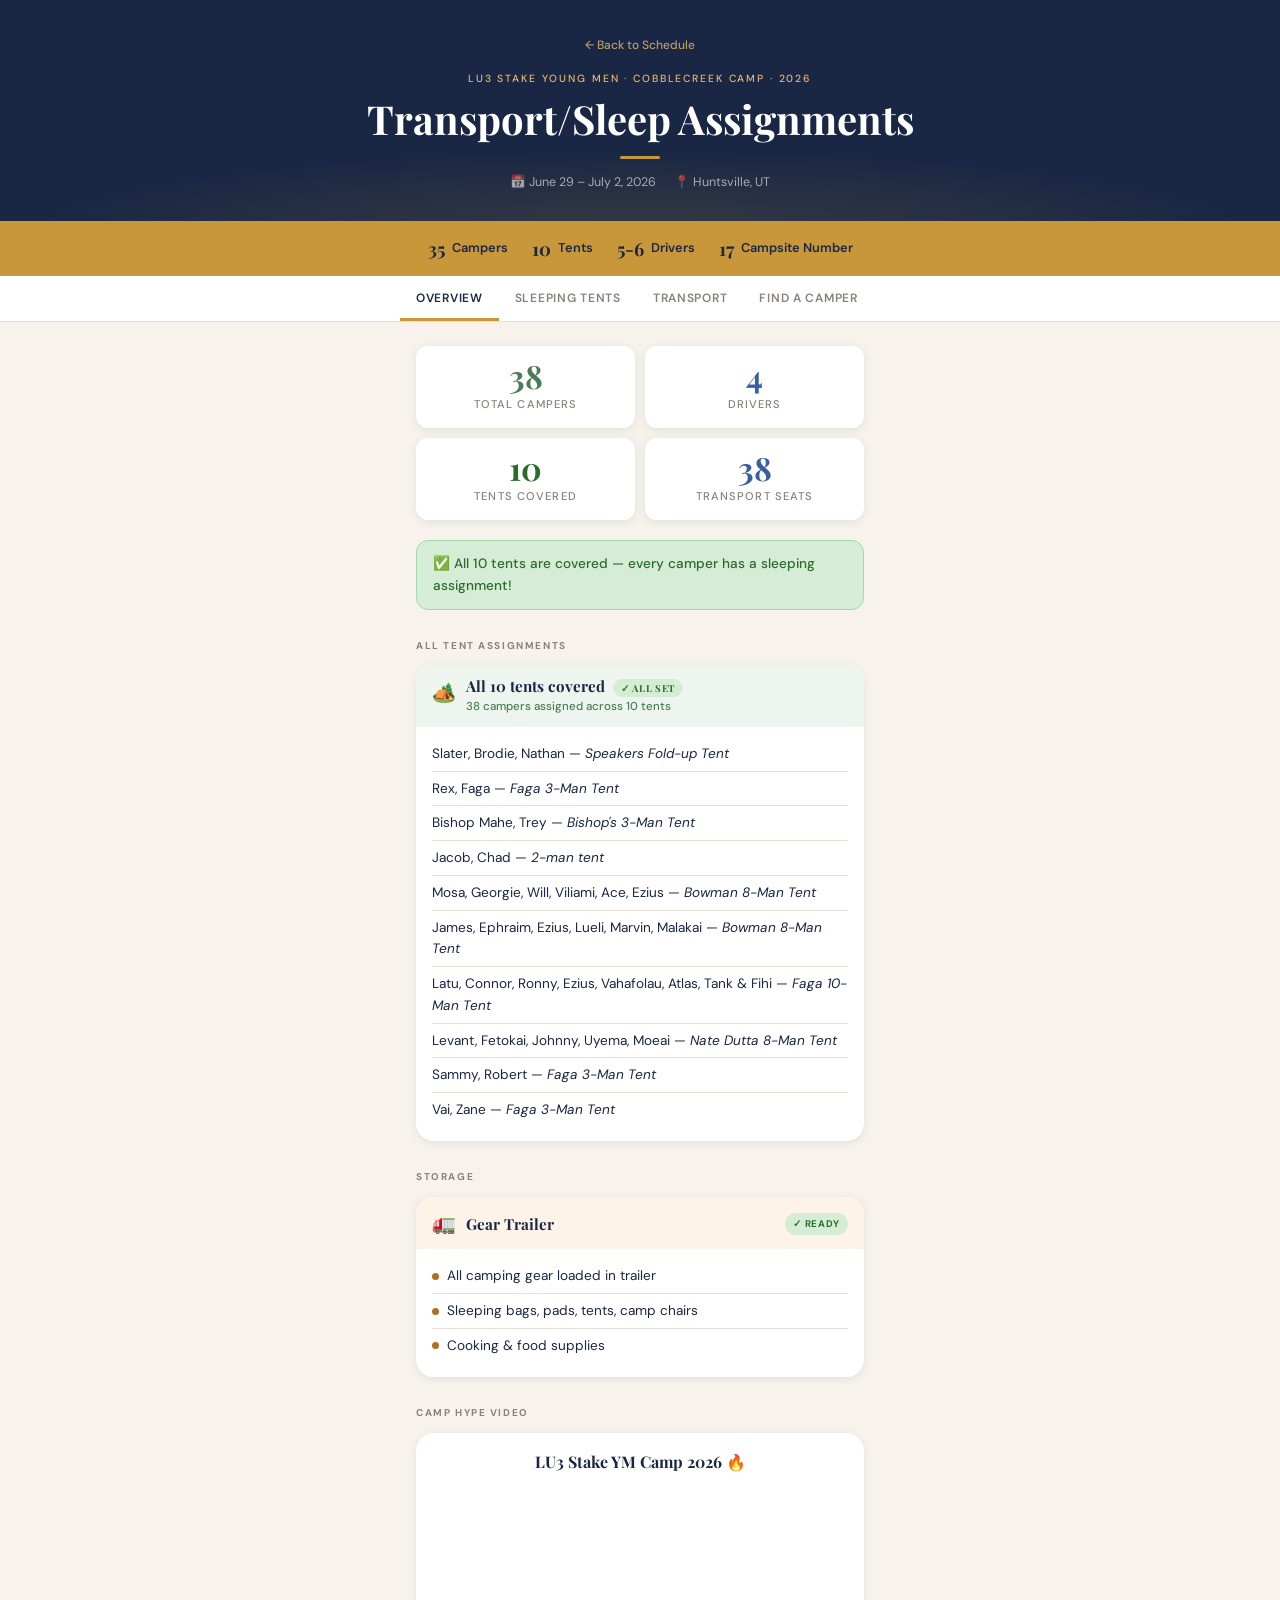
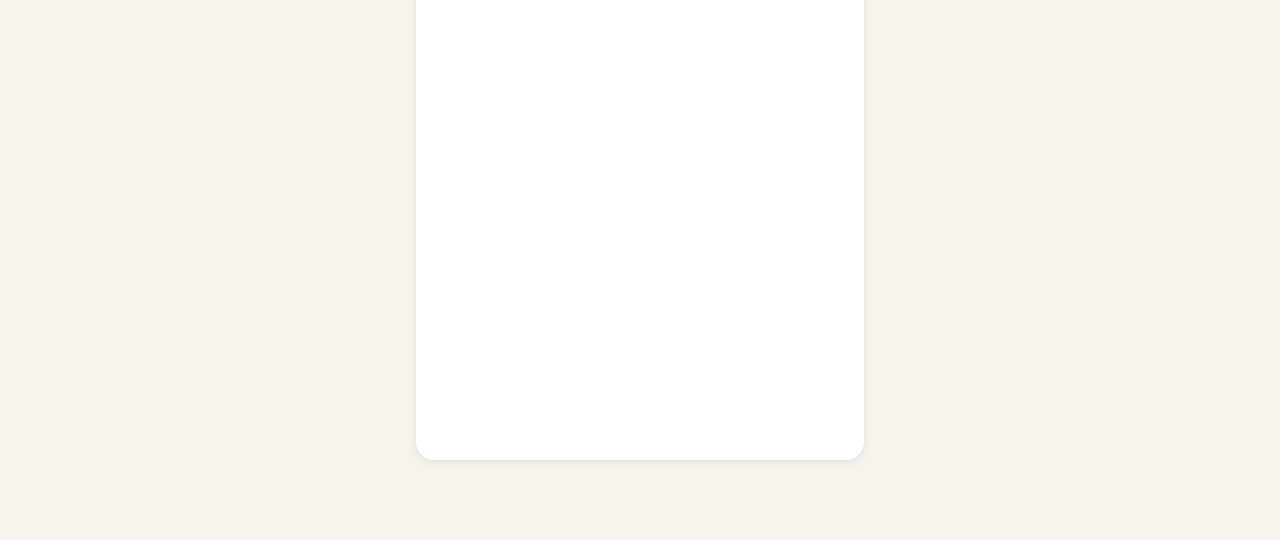
<file: sleep.html>
<!DOCTYPE html>
<html lang="en">
<head>
  <meta charset="UTF-8" />
  <meta name="viewport" content="width=device-width, initial-scale=1.0" />
  <title>Transport/Sleep Assignments — LU3 Stake YM Camp 2026</title>
  <link rel="preconnect" href="https://fonts.googleapis.com" />
  <link rel="preconnect" href="https://fonts.gstatic.com" crossorigin />
  <link href="https://fonts.googleapis.com/css2?family=Playfair+Display:wght@400;700&family=DM+Sans:wght@300;400;500;600&display=swap" rel="stylesheet" />
  <style>
    :root {
      --navy:      #1a2744;
      --navy-mid:  #243257;
      --gold:      #c8973a;
      --gold-lt:   #e6b86a;
      --cream:     #f7f3ec;
      --stone:     #e8e0d4;
      --muted:     #8a8178;
      --white:     #ffffff;
      --tent-bg:     #eef5ee;
      --tent-accent: #4a7c59;
      --van-bg:      #eef1f9;
      --van-accent:  #3a5fa0;
      --storage-bg:  #fdf3e7;
      --storage-accent: #b07021;
      --radius-sm: 6px;
      --radius-md: 12px;
      --radius-lg: 18px;
      --shadow:    0 2px 10px rgba(26,39,68,.09);
      --shadow-lg: 0 6px 24px rgba(26,39,68,.14);
      --font-display: 'Playfair Display', Georgia, serif;
      --font-body:    'DM Sans', sans-serif;
    }
    *, *::before, *::after { box-sizing: border-box; margin: 0; padding: 0; }
    html { scroll-behavior: smooth; }
    body {
      font-family: var(--font-body);
      background: var(--cream);
      color: var(--navy);
      min-height: 100vh;
      font-size: 15px;
      line-height: 1.6;
      padding-bottom: 48px;
    }
    .hero {
      background: var(--navy);
      color: var(--white);
      padding: 32px 20px 28px;
      text-align: center;
      position: relative;
      overflow: hidden;
    }
    .hero::before {
      content: '';
      position: absolute;
      inset: 0;
      background: radial-gradient(ellipse 70% 60% at 50% 110%, rgba(200,151,58,.18) 0%, transparent 70%);
      pointer-events: none;
    }
    .hero-eyebrow {
      font-size: .65rem;
      font-weight: 500;
      letter-spacing: .18em;
      text-transform: uppercase;
      color: var(--gold-lt);
      margin-bottom: 8px;
      position: relative;
    }
    .hero h1 {
      font-family: var(--font-display);
      font-size: clamp(1.6rem, 7vw, 2.5rem);
      font-weight: 700;
      line-height: 1.15;
      position: relative;
    }
    .gold-rule {
      width: 40px;
      height: 3px;
      background: var(--gold);
      border-radius: 2px;
      margin: 14px auto;
      position: relative;
    }
    .hero-meta {
      display: flex;
      flex-wrap: wrap;
      justify-content: center;
      gap: 6px 18px;
      font-size: .78rem;
      color: rgba(255,255,255,.6);
      position: relative;
    }
    .hero-meta span { display: flex; align-items: center; gap: 5px; }
    .stat-bar {
      background: var(--gold);
      padding: 13px 20px;
    }
    .stat-bar-inner {
      max-width: 480px;
      margin: 0 auto;
      display: flex;
      flex-wrap: wrap;
      gap: 8px 24px;
      justify-content: center;
      align-items: center;
    }
    .stat-pill { display: flex; align-items: center; gap: 7px; font-size: .8rem; font-weight: 600; color: var(--navy); }
    .stat-pill-num { font-family: var(--font-display); font-size: 1.15rem; font-weight: 700; color: var(--navy); }
    .nav-tabs {
      background: var(--white);
      border-bottom: 1px solid var(--stone);
      position: sticky;
      top: 0;
      z-index: 100;
      padding: 0 16px;
    }
    .nav-tabs-inner {
      max-width: 480px;
      margin: 0 auto;
      display: flex;
      overflow-x: auto;
      scrollbar-width: none;
    }
    .nav-tabs-inner::-webkit-scrollbar { display: none; }
    .tab-btn {
      flex-shrink: 0;
      padding: 14px 16px 12px;
      border: none;
      background: none;
      font-family: var(--font-body);
      font-size: .75rem;
      font-weight: 600;
      letter-spacing: .06em;
      text-transform: uppercase;
      color: var(--muted);
      cursor: pointer;
      border-bottom: 3px solid transparent;
      transition: color .18s, border-color .18s;
      -webkit-tap-highlight-color: transparent;
    }
    .tab-btn.active { color: var(--navy); border-bottom-color: var(--gold); }
    .main { max-width: 480px; margin: 0 auto; padding: 24px 16px 32px; }
    .tab-panel { display: none; }
    .tab-panel.active { display: block; }
    .section-label {
      font-size: .62rem;
      font-weight: 700;
      letter-spacing: .16em;
      text-transform: uppercase;
      color: var(--muted);
      margin: 28px 0 12px;
    }
    .section-label:first-child { margin-top: 0; }
    .tent-card {
      background: var(--white);
      border-radius: var(--radius-lg);
      box-shadow: var(--shadow);
      margin-bottom: 12px;
      overflow: hidden;
      transition: box-shadow .2s;
    }
    .tent-card:hover { box-shadow: var(--shadow-lg); }
    .tent-card-header {
      background: var(--tent-bg);
      padding: 12px 16px 10px;
      display: flex;
      align-items: flex-start;
      gap: 10px;
    }
    .tent-card-header.provided { background: #eef3fd; }
    .tent-icon { font-size: 1.2rem; margin-top: 1px; flex-shrink: 0; }
    .tent-header-text { flex: 1; min-width: 0; }
    .tent-capacity {
      background: var(--tent-accent);
      color: var(--white);
      font-size: .6rem;
      font-weight: 700;
      letter-spacing: .08em;
      text-transform: uppercase;
      padding: 3px 9px;
      border-radius: 999px;
      white-space: nowrap;
      flex-shrink: 0;
    }
    .tent-title {
      font-family: var(--font-display);
      font-size: .95rem;
      font-weight: 700;
      color: var(--navy);
      line-height: 1.25;
    }
    .tent-subtitle {
      font-size: .72rem;
      color: var(--tent-accent);
      font-weight: 500;
      margin-top: 1px;
    }
    .tent-card-header.provided .tent-subtitle { color: #2563eb; }
    .tent-occupants { padding: 10px 16px 14px; }
    .occupant-row {
      display: flex;
      align-items: center;
      gap: 10px;
      padding: 6px 0;
      border-bottom: 1px solid var(--stone);
    }
    .occupant-row:last-child { border-bottom: none; }
    .occupant-avatar {
      width: 30px;
      height: 30px;
      border-radius: 50%;
      background: var(--tent-bg);
      border: 1.5px solid var(--tent-accent);
      display: flex;
      align-items: center;
      justify-content: center;
      font-size: .65rem;
      font-weight: 700;
      color: var(--tent-accent);
      flex-shrink: 0;
    }
    .occupant-name { font-size: .88rem; font-weight: 500; color: var(--navy); }
    .occupant-role { margin-left: auto; font-size: .65rem; font-weight: 600; text-transform: uppercase; letter-spacing: .07em; color: var(--muted); white-space: nowrap; }
    .occupant-role.leader { color: var(--gold); }
    .status-badge {
      display: inline-flex;
      align-items: center;
      gap: 4px;
      font-size: .6rem;
      font-weight: 700;
      text-transform: uppercase;
      letter-spacing: .07em;
      padding: 3px 8px;
      border-radius: 999px;
    }
    .status-covered { background: #d4edd4; color: #2d6b2d; }
    .fill-indicator { display: flex; align-items: center; gap: 6px; margin-top: 3px; }
    .fill-bar { flex: 1; height: 4px; background: var(--stone); border-radius: 2px; overflow: hidden; max-width: 80px; }
    .fill-bar-fill { height: 100%; background: var(--tent-accent); border-radius: 2px; }
    .fill-label { font-size: .65rem; color: var(--muted); white-space: nowrap; }
    .van-card { background: var(--white); border-radius: var(--radius-lg); box-shadow: var(--shadow); margin-bottom: 12px; overflow: hidden; }
    .van-header { background: var(--van-bg); padding: 12px 16px 10px; display: flex; align-items: center; gap: 10px; }
    .van-title { flex: 1; font-family: var(--font-display); font-size: .95rem; font-weight: 700; color: var(--navy); }
    .van-count-badge { background: var(--van-accent); color: var(--white); font-size: .6rem; font-weight: 700; padding: 3px 9px; border-radius: 999px; letter-spacing: .06em; text-transform: uppercase; }
    .van-body { padding: 10px 16px 14px; }
    .van-row { display: flex; align-items: center; gap: 8px; padding: 5px 0; border-bottom: 1px solid var(--stone); font-size: .85rem; }
    .van-row:last-child { border-bottom: none; }
    .van-dot { width: 7px; height: 7px; border-radius: 50%; background: var(--van-accent); flex-shrink: 0; }
    .storage-card { background: var(--white); border-radius: var(--radius-lg); box-shadow: var(--shadow); margin-bottom: 12px; overflow: hidden; }
    .storage-header { background: var(--storage-bg); padding: 12px 16px 10px; display: flex; align-items: center; gap: 10px; }
    .storage-title { flex: 1; font-family: var(--font-display); font-size: .95rem; font-weight: 700; color: var(--navy); }
    .storage-body { padding: 10px 16px 14px; }
    .storage-row { display: flex; align-items: center; gap: 8px; padding: 6px 0; border-bottom: 1px solid var(--stone); font-size: .85rem; }
    .storage-row:last-child { border-bottom: none; }
    .storage-dot { width: 7px; height: 7px; border-radius: 50%; background: var(--storage-accent); flex-shrink: 0; }
    .overview-grid { display: grid; grid-template-columns: 1fr 1fr; gap: 10px; margin-bottom: 20px; }
    .overview-card { background: var(--white); border-radius: var(--radius-md); box-shadow: var(--shadow); padding: 14px 16px; text-align: center; }
    .overview-num { font-family: var(--font-display); font-size: 2rem; font-weight: 700; line-height: 1; color: var(--tent-accent); }
    .overview-num.blue { color: var(--van-accent); }
    .overview-num.green { color: #2d6b2d; }
    .overview-label { font-size: .7rem; font-weight: 500; text-transform: uppercase; letter-spacing: .1em; color: var(--muted); margin-top: 4px; }
    .search-wrap { position: relative; margin-bottom: 20px; }
    .search-wrap input {
      width: 100%;
      padding: 12px 16px 12px 40px;
      border-radius: var(--radius-md);
      border: 1.5px solid var(--stone);
      background: var(--white);
      font-family: var(--font-body);
      font-size: .88rem;
      color: var(--navy);
      outline: none;
      box-shadow: var(--shadow);
      transition: border-color .18s;
    }
    .search-wrap input:focus { border-color: var(--gold); }
    .search-icon { position: absolute; left: 14px; top: 50%; transform: translateY(-50%); font-size: .9rem; color: var(--muted); pointer-events: none; }
    .search-result { background: var(--white); border-radius: var(--radius-md); box-shadow: var(--shadow); padding: 14px 16px; margin-bottom: 8px; display: flex; align-items: center; gap: 12px; }
    .search-result-avatar { width: 36px; height: 36px; border-radius: 50%; background: var(--tent-bg); border: 1.5px solid var(--tent-accent); display: flex; align-items: center; justify-content: center; font-size: .7rem; font-weight: 700; color: var(--tent-accent); flex-shrink: 0; }
    .search-result-name { font-weight: 600; font-size: .9rem; }
    .search-result-detail { font-size: .78rem; color: var(--muted); margin-top: 1px; }
    #search-results-empty { text-align: center; color: var(--muted); font-size: .85rem; padding: 24px; display: none; }
    #search-results { display: none; }
    #search-results.active { display: block; }
    .all-content.hidden { display: none; }
    .success-note {
      background: #d4edd4;
      border: 1px solid #a8d8a8;
      border-radius: var(--radius-md);
      padding: 12px 16px;
      margin-bottom: 16px;
      font-size: .85rem;
      color: #2d6b2d;
      font-weight: 500;
    }
    .back-link {
      display: inline-flex;
      align-items: center;
      gap: 5px;
      font-size: .75rem;
      font-weight: 500;
      color: var(--gold-lt);
      text-decoration: none;
      margin-bottom: 16px;
      opacity: .8;
      transition: opacity .18s;
      position: relative;
      z-index: 1;
    }
    .back-link:hover { opacity: 1; }
    /* blue avatar helper */
    .av-blue { border-color: #2563eb !important; color: #2563eb !important; background: #eef3fd !important; }
  </style>
</head>
<body>

<header class="hero">
  <a class="back-link" href="index.html">← Back to Schedule</a>
  <p class="hero-eyebrow">LU3 Stake Young Men · Cobblecreek Camp · 2026</p>
  <h1>Transport/Sleep Assignments</h1>
  <div class="gold-rule"></div>
  <div class="hero-meta">
    <span>📅 June 29 – July 2, 2026</span>
    <span>📍 Huntsville, UT</span>
  </div>
</header>

<div class="stat-bar">
  <div class="stat-bar-inner">
    <div class="stat-pill"><span class="stat-pill-num">35</span> Campers</div>
    <div class="stat-pill"><span class="stat-pill-num">10</span> Tents</div>
    <div class="stat-pill"><span class="stat-pill-num">5-6</span> Drivers</div>
    <div class="stat-pill"><span class="stat-pill-num">17</span> Campsite Number</div>
  </div>
</div>

<nav class="nav-tabs" role="navigation" aria-label="Sections">
  <div class="nav-tabs-inner">
    <button class="tab-btn active" onclick="switchTab('overview')" id="tab-overview">Overview</button>
    <button class="tab-btn" onclick="switchTab('tents')" id="tab-tents">Sleeping Tents</button>
    <button class="tab-btn" onclick="switchTab('transport')" id="tab-transport">Transport</button>
    <button class="tab-btn" onclick="switchTab('lookup')" id="tab-lookup">Find a Camper</button>
  </div>
</nav>

<main class="main">

  <!-- OVERVIEW -->
  <div class="tab-panel active" id="panel-overview">

    <div class="overview-grid">
      <div class="overview-card">
        <div class="overview-num">38</div>
        <div class="overview-label">Total Campers</div>
      </div>
      <div class="overview-card">
        <div class="overview-num blue">4</div>
        <div class="overview-label">Drivers</div>
      </div>
      <div class="overview-card">
        <div class="overview-num green">10</div>
        <div class="overview-label">Tents Covered</div>
      </div>
      <div class="overview-card">
        <div class="overview-num blue">38</div>
        <div class="overview-label">Transport Seats</div>
      </div>
    </div>

    <div class="success-note">✅ All 10 tents are covered — every camper has a sleeping assignment!</div>

    <div class="section-label">All Tent Assignments</div>

    <div class="tent-card">
      <div class="tent-card-header">
        <span class="tent-icon">🏕️</span>
        <div class="tent-header-text">
          <div class="tent-title">All 10 tents covered &nbsp;<span class="status-badge status-covered">✓ All Set</span></div>
          <div class="tent-subtitle">38 campers assigned across 10 tents</div>
        </div>
      </div>
      <div class="tent-occupants">
        <div class="occupant-row"><div style="flex:1;font-size:.85rem;">Slater, Brodie, Nathan — <em>Speakers Fold-up Tent</em></div></div>
        <div class="occupant-row"><div style="flex:1;font-size:.85rem;">Rex, Faga — <em>Faga 3-Man Tent</em></div></div>
        <div class="occupant-row"><div style="flex:1;font-size:.85rem;">Bishop Mahe, Trey — <em>Bishop's 3-Man Tent</em></div></div>
        <div class="occupant-row"><div style="flex:1;font-size:.85rem;">Jacob, Chad — <em>2-man tent</em></div></div>
        <div class="occupant-row"><div style="flex:1;font-size:.85rem;">Mosa, Georgie, Will, Viliami, Ace, Ezius — <em>Bowman 8-Man Tent</em></div></div>
        <div class="occupant-row"><div style="flex:1;font-size:.85rem;">James, Ephraim, Ezius, Lueli, Marvin, Malakai — <em>Bowman 8-Man Tent</em></div></div>
        <div class="occupant-row"><div style="flex:1;font-size:.85rem;">Latu, Connor, Ronny, Ezius, Vahafolau, Atlas, Tank & Fihi — <em>Faga 10-Man Tent</em></div></div>
        <div class="occupant-row"><div style="flex:1;font-size:.85rem;">Levant, Fetokai, Johnny, Uyema, Moeai — <em>Nate Dutta 8-Man Tent</em></div></div>
        <div class="occupant-row"><div style="flex:1;font-size:.85rem;">Sammy, Robert — <em>Faga 3-Man Tent</em></div></div>
        <div class="occupant-row"><div style="flex:1;font-size:.85rem;">Vai, Zane — <em>Faga 3-Man Tent</em></div></div>
      </div>
    </div>

    <div class="section-label">Storage</div>
    <div class="storage-card">
      <div class="storage-header">
        <span style="font-size:1.2rem;">🚛</span>
        <span class="storage-title">Gear Trailer</span>
        <span class="status-badge status-covered">✓ Ready</span>
      </div>
      <div class="storage-body">
        <div class="storage-row"><div class="storage-dot"></div><span>All camping gear loaded in trailer</span></div>
        <div class="storage-row"><div class="storage-dot"></div><span>Sleeping bags, pads, tents, camp chairs</span></div>
        <div class="storage-row"><div class="storage-dot"></div><span>Cooking &amp; food supplies</span></div>
      </div>
    </div>
  </div>

<!-- YOUTUBE VIDEO -->
<div class="section-label" style="margin-top:28px;">Camp Hype Video</div>
<div style="
  background: var(--white);
  border-radius: var(--radius-lg);
  box-shadow: var(--shadow);
  overflow: hidden;
  display: flex;
  flex-direction: column;
  align-items: center;
  padding: 16px;
  gap: 10px;
">
  <div style="
    font-family: var(--font-display);
    font-size: 1rem;
    font-weight: 700;
    color: var(--navy);
    text-align: center;
  ">LU3 Stake YM Camp 2026 🔥</div>
  <div style="
    border-radius: var(--radius-md);
    overflow: hidden;
    width: 100%;
    max-width: 315px;
    aspect-ratio: 9/16;
    margin: 0 auto;
  ">
    <iframe
    width="100%"
    height="100%"
    src="https://www.youtube.com/embed/mPS8PQ5tqL8"
    title="YouTube video player"
    frameborder="0"
    allow="accelerometer; autoplay; clipboard-write; encrypted-media; gyroscope; picture-in-picture; web-share"
    allowfullscreen
    ></iframe>
  </div>

  <!-- TENTS -->
  <div class="tab-panel" id="panel-tents">

    <div class="success-note" style="margin-bottom:20px;">✅ All 10 tents covered</div>

    <!-- Tent 1: Slater -->
    <div class="tent-card">
      <div class="tent-card-header">
        <span class="tent-icon">⛺</span>
        <div class="tent-header-text">
          <div class="tent-title">Speakers Fold Up Tent</div>
          <div class="tent-subtitle">Fold-up tent &nbsp;·&nbsp; <span class="status-badge status-covered">✓ Covered</span></div>
          <div class="fill-indicator">
            <div class="fill-bar"><div class="fill-bar-fill" style="width:100%"></div></div>
            <span class="fill-label">3 campers</span>
          </div>
        </div>
        <span class="tent-capacity">3 Individuals</span>
      </div>
      <div class="tent-occupants">
        <div class="occupant-row"><div class="occupant-avatar">SL</div><div class="occupant-name">Slater</div></div>
        <div class="occupant-row"><div class="occupant-avatar">BR</div><div class="occupant-name">Brodie</div></div>
        <div class="occupant-row"><div class="occupant-avatar">NA</div><div class="occupant-name">Nathan</div><span class="occupant-role leader">Tent Owner</span></div>
      </div>
    </div>

    <!-- Tent 2: Faga 2-man -->
    <div class="tent-card">
      <div class="tent-card-header">
        <span class="tent-icon">⛺</span>
        <div class="tent-header-text">
          <div class="tent-title">Faga's 3-Man Tent 1</div>
          <div class="tent-subtitle">2-man tent &nbsp;·&nbsp; <span class="status-badge status-covered">✓ Covered</span></div>
          <div class="fill-indicator">
            <div class="fill-bar"><div class="fill-bar-fill" style="width:100%"></div></div>
            <span class="fill-label">2 campers</span>
          </div>
        </div>
        <span class="tent-capacity">2 Individuals</span>
      </div>
      <div class="tent-occupants">
        <div class="occupant-row"><div class="occupant-avatar">FA</div><div class="occupant-name">Faga</div><span class="occupant-role leader">Driver</span></div>
        <div class="occupant-row"><div class="occupant-avatar">RE</div><div class="occupant-name">Rex</div></div>
      </div>
    </div>

    <!-- Tent 3: Faga 3-man #1 -->
    <div class="tent-card">
      <div class="tent-card-header">
        <span class="tent-icon">⛺</span>
        <div class="tent-header-text">
          <div class="tent-title">Faga's 3-Man Tent 2</div>
          <div class="tent-subtitle">3-man tent &nbsp;·&nbsp; <span class="status-badge status-covered">✓ Covered</span></div>
          <div class="fill-indicator">
            <div class="fill-bar"><div class="fill-bar-fill" style="width:67%"></div></div>
            <span class="fill-label">2 of 3 spots</span>
          </div>
        </div>
        <span class="tent-capacity">2 Individuals</span>
      </div>
      <div class="tent-occupants">
        <div class="occupant-row"><div class="occupant-avatar">SA</div><div class="occupant-name">Sammy</div></div>
        <div class="occupant-row"><div class="occupant-avatar">RO</div><div class="occupant-name">Robert</div></div>
      </div>
    </div>

    <!-- Tent 4: Faga 3-man #2 -->
    <div class="tent-card">
      <div class="tent-card-header">
        <span class="tent-icon">⛺</span>
        <div class="tent-header-text">
          <div class="tent-title">Faga's 3-Man Tent 3</div>
          <div class="tent-subtitle">3-man tent &nbsp;·&nbsp; <span class="status-badge status-covered">✓ Covered</span></div>
          <div class="fill-indicator">
            <div class="fill-bar"><div class="fill-bar-fill" style="width:67%"></div></div>
            <span class="fill-label">2 of 3 spots</span>
          </div>
        </div>
        <span class="tent-capacity">2 Individuals</span>
      </div>
      <div class="tent-occupants">
        <div class="occupant-row"><div class="occupant-avatar">VA</div><div class="occupant-name">Vai</div></div>
        <div class="occupant-row"><div class="occupant-avatar">ZA</div><div class="occupant-name">Zane</div></div>
      </div>
    </div>

    <!-- Tent 5: Bishop -->
    <div class="tent-card">
      <div class="tent-card-header">
        <span class="tent-icon">⛺</span>
        <div class="tent-header-text">
          <div class="tent-title">Bishop Mahe's 2-Man Tent</div>
          <div class="tent-subtitle">2-man tent &nbsp;·&nbsp; <span class="status-badge status-covered">✓ Covered</span></div>
          <div class="fill-indicator">
            <div class="fill-bar"><div class="fill-bar-fill" style="width:100%"></div></div>
            <span class="fill-label">2 of 2 spots</span>
          </div>
        </div>
        <span class="tent-capacity">2 Individuals</span>
      </div>
      <div class="tent-occupants">
        <div class="occupant-row"><div class="occupant-avatar">BM</div><div class="occupant-name">Bishop Mahe</div><span class="occupant-role leader">Bishop · Driver</span></div>
        <div class="occupant-row"><div class="occupant-avatar">TR</div><div class="occupant-name">Trey</div></div>
      </div>
    </div>

    <!-- Tent 6: Jacob & Chad -->
    <div class="tent-card">
      <div class="tent-card-header">
        <span class="tent-icon">⛺</span>
        <div class="tent-header-text">
          <div class="tent-title">Jacob &amp; Chad</div>
          <div class="tent-subtitle">2-man tent &nbsp;·&nbsp; <span class="status-badge status-covered">✓ Covered</span></div>
          <div class="fill-indicator">
            <div class="fill-bar"><div class="fill-bar-fill" style="width:100%"></div></div>
            <span class="fill-label">2 of 2 spots</span>
          </div>
        </div>
        <span class="tent-capacity">2 Individuals</span>
      </div>
      <div class="tent-occupants">
        <div class="occupant-row"><div class="occupant-avatar">JA</div><div class="occupant-name">Jacob</div></div>
        <div class="occupant-row"><div class="occupant-avatar">CH</div><div class="occupant-name">Chad</div></div>
      </div>
    </div>

    <!-- Tent 7: Bowman 8-man Tent 1-->
    <div class="tent-card">
      <div class="tent-card-header provided">
        <span class="tent-icon">⛺</span>
        <div class="tent-header-text">
          <div class="tent-title">Bowman Tent 1</div>
          <div class="tent-subtitle" style="color:#2563eb;">Provided tent &nbsp;·&nbsp; <span class="status-badge status-covered">✓ Covered</span></div>
          <div class="fill-indicator">
            <div class="fill-bar"><div class="fill-bar-fill" style="width:100%;background:#2563eb;"></div></div>
            <span class="fill-label">6 campers</span>
          </div>
        </div>
        <span class="tent-capacity" style="background:#2563eb;">6 Individuals</span>
      </div>
      <div class="tent-occupants">
        <div class="occupant-row"><div class="occupant-avatar av-blue">MO</div><div class="occupant-name">Mosa</div></div>
        <div class="occupant-row"><div class="occupant-avatar av-blue">GE</div><div class="occupant-name">Georgie</div></div>
        <div class="occupant-row"><div class="occupant-avatar av-blue">WI</div><div class="occupant-name">Will</div></div>
        <div class="occupant-row"><div class="occupant-avatar av-blue">VI</div><div class="occupant-name">Viliami</div></div>
        <div class="occupant-row"><div class="occupant-avatar av-blue">AC</div><div class="occupant-name">Ace</div></div>
        <div class="occupant-row"><div class="occupant-avatar av-blue">EZ</div><div class="occupant-name">Ezius</div></div>
      </div>
    </div>

    <!-- Tent 8: Bowman 8-man Tent 2 -->
    <div class="tent-card">
      <div class="tent-card-header provided">
        <span class="tent-icon">⛺</span>
        <div class="tent-header-text">
          <div class="tent-title">Bowman Tent 2</div>
          <div class="tent-subtitle" style="color:#2563eb;">8-man tent &nbsp;·&nbsp; <span class="status-badge status-covered">✓ Covered</span></div>
          <div class="fill-indicator">
            <div class="fill-bar"><div class="fill-bar-fill" style="width:75%;background:#2563eb;"></div></div>
            <span class="fill-label">6 of 8 spots</span>
          </div>
        </div>
        <span class="tent-capacity" style="background:#2563eb;">6 Individuals</span>
      </div>
      <div class="tent-occupants">
        <div class="occupant-row"><div class="occupant-avatar av-blue">JA</div><div class="occupant-name">James</div></div>
        <div class="occupant-row"><div class="occupant-avatar av-blue">EP</div><div class="occupant-name">Ephraim</div></div>
        <div class="occupant-row"><div class="occupant-avatar av-blue">EZ</div><div class="occupant-name">Ezius</div></div>
        <div class="occupant-row"><div class="occupant-avatar av-blue">LU</div><div class="occupant-name">Lueli</div></div>
        <div class="occupant-row"><div class="occupant-avatar av-blue">MA</div><div class="occupant-name">Marvin</div></div>
        <div class="occupant-row"><div class="occupant-avatar av-blue">MK</div><div class="occupant-name">Malakai</div></div>
      </div>
    </div>

    <!-- Tent 9: Faga -->
    <div class="tent-card">
      <div class="tent-card-header provided">
        <span class="tent-icon">⛺</span>
        <div class="tent-header-text">
          <div class="tent-title">Faga 10-Man Tent</div>
          <div class="tent-subtitle" style="color:#2563eb;">10-man tent &nbsp;·&nbsp; <span class="status-badge status-covered">✓ Covered</span></div>
          <div class="fill-indicator">
            <div class="fill-bar"><div class="fill-bar-fill" style="width:88%;background:#2563eb;"></div></div>
            <span class="fill-label">8 of 10 spots</span>
          </div>
        </div>
        <span class="tent-capacity" style="background:#2563eb;">8 Individuals</span>
      </div>
      <div class="tent-occupants">
        <div class="occupant-row"><div class="occupant-avatar av-blue">LA</div><div class="occupant-name">Latu</div></div>
        <div class="occupant-row"><div class="occupant-avatar av-blue">CO</div><div class="occupant-name">Connor</div></div>
        <div class="occupant-row"><div class="occupant-avatar av-blue">RO</div><div class="occupant-name">Ronny</div></div>
        <div class="occupant-row"><div class="occupant-avatar av-blue">EZ</div><div class="occupant-name">Ezius</div></div>
        <div class="occupant-row"><div class="occupant-avatar av-blue">VH</div><div class="occupant-name">Vahafolau</div></div>
        <div class="occupant-row"><div class="occupant-avatar av-blue">AT</div><div class="occupant-name">Atlas</div></div>
        <div class="occupant-row"><div class="occupant-avatar av-blue">TK</div><div class="occupant-name">Tank</div></div>
        <div class="occupant-row"><div class="occupant-avatar av-blue">FI</div><div class="occupant-name">Fihi</div></div>
      </div>
    </div>

    <!-- Tent 10: Nate Dutta -->
    <div class="tent-card">
      <div class="tent-card-header provided">
        <span class="tent-icon">⛺</span>
        <div class="tent-header-text">
          <div class="tent-title">Nate Dutta's 8-Man Tent</div>
          <div class="tent-subtitle" style="color:#2563eb;">8-man tent &nbsp;·&nbsp; <span class="status-badge status-covered">✓ Covered</span></div>
          <div class="fill-indicator">
            <div class="fill-bar"><div class="fill-bar-fill" style="width:63%;background:#2563eb;"></div></div>
            <span class="fill-label">5 of 8 spots</span>
          </div>
        </div>
        <span class="tent-capacity" style="background:#2563eb;">6 Individuals</span>
      </div>
      <div class="tent-occupants">
        <div class="occupant-row"><div class="occupant-avatar av-blue">LV</div><div class="occupant-name">Levant</div></div>
        <div class="occupant-row"><div class="occupant-avatar av-blue">FE</div><div class="occupant-name">Fetokai</div></div>
        <div class="occupant-row"><div class="occupant-avatar av-blue">JO</div><div class="occupant-name">Johnny</div></div>
        <div class="occupant-row"><div class="occupant-avatar av-blue">UY</div><div class="occupant-name">Uyema</div></div>
        <div class="occupant-row"><div class="occupant-avatar av-blue">MO</div><div class="occupant-name">Moeai</div></div>
        <div class="occupant-row"><div class="occupant-avatar av-blue">MA</div><div class="occupant-name">Maka</div></div>
        <div class="occupant-row"><div class="occupant-avatar av-blue">MY</div><div class="occupant-name">Matheny</div></div>
      </div>
    </div>

    <!-- Tent 11: Extra -->
    <div class="tent-card">
      <div class="tent-card-header provided">
        <span class="tent-icon">⛺</span>
        <div class="tent-header-text">
          <div class="tent-title">Backup 6-Man Tent</div>
          <div class="tent-subtitle" style="color:#2563eb;">6-man tent &nbsp;·&nbsp; <span class="status-badge status-covered">✓ Covered</span></div>
          <div class="fill-indicator">
            <div class="fill-bar"><div class="fill-bar-fill" style="width:63%;background:#2563eb;"></div></div>
            <span class="fill-label">0 of 6 spots</span>
          </div>
        </div>
        <span class="tent-capacity" style="background:#2563eb;">Visitors with no assignment</span>
      </div>
      <div class="tent-occupants">
        <div class="occupant-row"><div class="occupant-avatar av-blue">LV</div><div class="occupant-name">Guest</div></div>
        <div class="occupant-row"><div class="occupant-avatar av-blue">LV</div><div class="occupant-name">Guest</div></div>
      </div>
    </div>

  </div>

  <!-- TRANSPORT -->
  <div class="tab-panel" id="panel-transport">

    <div class="section-label">Drivers &amp; Vehicles — 35 seats across 5 vehicles @ $22 per vehicle, total of $110 entry fee (covered by ward budget)</div>

    <div class="van-card">
      <div class="van-header">
        <span style="font-size:1.1rem;">🚐</span>
        <div class="van-title">Faga Big Van</div>
        <span class="van-count-badge">11 Individuals</span>
      </div>
      <div class="van-body">
        <div class="van-row"><div class="van-dot"></div><span style="color:var(--muted);font-size:.8rem;">Driver</span><span style="margin-left:auto;font-weight:600;">Faga</span></div>
        <div class="van-row"><div class="van-dot"></div><span>10 passengers</span></div>
        <div class="van-row" style="font-size:.78rem;color:var(--muted);padding-top:2px;">Largest vehicle — confirm seating capacity</div>
      </div>
    </div>

    <div class="van-card">
      <div class="van-header">
        <span style="font-size:1.1rem;">🚐</span>
        <div class="van-title">Mahe Big Van or Lauti pending</div>
        <span class="van-count-badge">11 Individuals</span>
      </div>
      <div class="van-body">
        <div class="van-row"><div class="van-dot"></div><span style="color:var(--muted);font-size:.8rem;">Driver</span><span style="margin-left:auto;font-weight:600;">Levant</span></div>
        <div class="van-row"><div class="van-dot"></div><span>10 passengers</span></div>
      </div>
    </div>

    <div class="van-card">
      <div class="van-header">
        <span style="font-size:1.1rem;">🚗</span>
        <div class="van-title">Speaker</div>
        <span class="van-count-badge">5 Individuals</span>
      </div>
      <div class="van-body">
        <div class="van-row"><div class="van-dot"></div><span style="color:var(--muted);font-size:.8rem;">Driver</span><span style="margin-left:auto;font-weight:600;">Nathan</span></div>
        <div class="van-row"><div class="van-dot"></div><span>4 passengers</span></div>
      </div>
    </div>

    <div class="van-card">
      <div class="van-header">
        <span style="font-size:1.1rem;">🚗</span>
        <div class="van-title">Carter</div>
        <span class="van-count-badge">4 Individuals</span>
      </div>
      <div class="van-body">
        <div class="van-row"><div class="van-dot"></div><span style="color:var(--muted);font-size:.8rem;">Driver</span><span style="margin-left:auto;font-weight:600;">Carter</span></div>
        <div class="van-row"><div class="van-dot"></div><span>3 passengers</span></div>
      </div>
    </div>

    <div class="van-card">
      <div class="van-header">
        <span style="font-size:1.1rem;">🚗</span>
        <div class="van-title">Bowman</div>
        <span class="van-count-badge">4 Individuals</span>
      </div>
      <div class="van-body">
        <div class="van-row"><div class="van-dot"></div><span style="color:var(--muted);font-size:.8rem;">Driver</span><span style="margin-left:auto;font-weight:600;">Bowman</span></div>
        <div class="van-row"><div class="van-dot"></div><span>3 passengers</span></div>
      </div>
    </div>

    <div class="van-card">
      <div class="van-header">
        <span style="font-size:1.1rem;">🚗</span>
        <div class="van-title">Bishop Mahe Cybertruck</div>
        <span class="van-count-badge">4 Individuals</span>
      </div>
      <div class="van-body">
        <div class="van-row"><div class="van-dot"></div><span style="color:var(--muted);font-size:.8rem;">Driver</span><span style="margin-left:auto;font-weight:600;">Bishop Mahe</span></div>
        <div class="van-row"><div class="van-dot"></div><span>3 passengers</span></div>
      </div>
    </div>

    <div class="section-label">Gear &amp; Storage</div>

    <div class="storage-card">
      <div class="storage-header">
        <span style="font-size:1.1rem;">🚛</span>
        <span class="storage-title">Gear Trailer</span>
        <span class="status-badge status-covered">✓ Ready</span>
      </div>
      <div class="storage-body">
        <div class="storage-row"><div class="storage-dot"></div><span>All camping gear</span></div>
        <div class="storage-row"><div class="storage-dot"></div><span>Tents, sleeping bags &amp; pads</span></div>
        <div class="storage-row"><div class="storage-dot"></div><span>Camp chairs &amp; cooking supplies</span></div>
        <div class="storage-row"><div class="storage-dot"></div><span>Food &amp; snacks for the ward</span></div>
      </div>
    </div>

  </div>

  <!-- LOOKUP -->
  <div class="tab-panel" id="panel-lookup">
    <div class="search-wrap">
      <span class="search-icon">🔍</span>
      <input type="text" id="search-input" placeholder="Search by name…" oninput="handleSearch(this.value)" autocomplete="off" />
    </div>
    <div id="search-results"></div>
    <div id="search-results-empty">No camper found for that name.</div>
    <div class="all-content" id="all-content">
      <p style="text-align:center;color:var(--muted);font-size:.85rem;padding:12px 0;">Start typing a name above to find a camper's tent and vehicle.</p>
    </div>
  </div>

</main>

<script>
  function switchTab(id) {
    document.querySelectorAll('.tab-btn').forEach(b => b.classList.remove('active'));
    document.querySelectorAll('.tab-panel').forEach(p => p.classList.remove('active'));
    document.getElementById('tab-' + id).classList.add('active');
    document.getElementById('panel-' + id).classList.add('active');
  }

  const campers = [
    { name: 'Slater',      tent: "Speakers Tent (Fold Up)",          vehicle: 'Confirm with leaders' },
    { name: 'Brodie',      tent: "Speakers Tent (Fold Up)",          vehicle: 'Confirm with leaders' },
    { name: 'Nathan',      tent: "Speakers Tent (Fold Up)",          vehicle: 'Driver — Nathan vehicle' },
    { name: 'Faga',        tent: "Faga's 3-Man Tent",                vehicle: 'Driver — Faga vehicle' },
    { name: 'Rex',         tent: "Faga's 3-Man Tent",                vehicle: 'Confirm with leaders' },
    { name: 'Sammy',       tent: "Faga's 3-Man Tent 1",              vehicle: 'Confirm with leaders' },
    { name: 'Robert',      tent: "Faga's 3-Man Tent 1",              vehicle: 'Confirm with leaders' },
    { name: 'Vai',         tent: "Faga's 3-Man Tent 2",              vehicle: 'Carter vehicle' },
    { name: 'Zane',        tent: "Faga's 3-Man Tent 2",              vehicle: 'Confirm with leaders' },
    { name: 'Bishop Mahe', tent: "Bishop Mahe's Tent (3-man)",       vehicle: 'Driver — Bishop vehicle' },
    { name: 'Trey',        tent: "Bishop Mahe's Tent (3-man)",       vehicle: 'Bishop vehicle' },
    { name: 'Jacob',       tent: "Jacob & Chad's Tent (3-man)",      vehicle: 'Confirm with leaders' },
    { name: 'Chad',        tent: "Jacob & Chad's Tent (3-man)",      vehicle: 'Confirm with leaders' },
    { name: 'Mosa',        tent: 'Bowman Tent 1 (8-man)',               vehicle: 'Confirm with leaders' },
    { name: 'Georgie',     tent: 'Bowman Tent 1 (8-man)',               vehicle: 'Confirm with leaders' },
    { name: 'Will',        tent: 'Bowman Tent 1 (8-man)',               vehicle: 'Confirm with leaders' },
    { name: 'Viliami',     tent: 'Bowman Tent 1 (8-man)',               vehicle: 'Confirm with leaders' },
    { name: 'Ace',         tent: 'Bowman Tent 1 (8-man)',               vehicle: 'Confirm with leaders' },
    { name: 'Ezius',       tent: 'Faga Tent (10-man)',     vehicle: 'Confirm with leaders' },
    { name: 'James',       tent: 'Bowman Tent 2 (8-man)',            vehicle: 'Confirm with leaders' },
    { name: 'Ephraim',     tent: 'Bowman Tent 2 (8-man)',            vehicle: 'Confirm with leaders' },
    { name: 'Lueli',       tent: 'Bowman Tent 2 (8-man)',            vehicle: 'Confirm with leaders' },
    { name: 'Marvin',      tent: 'Bowman Tent 2 (8-man)',            vehicle: 'Confirm with leaders' },
    { name: 'Malakai',     tent: 'Bowman Tent 2 (8-man)',            vehicle: 'Confirm with leaders' },
    { name: 'Latu',        tent: 'Faga Tent (10-man)',            vehicle: 'Confirm with leaders' },
    { name: 'Connor',      tent: 'Faga Tent (10-man)',            vehicle: 'Confirm with leaders' },
    { name: 'Ronny',       tent: 'Faga Tent (10-man)',            vehicle: 'Confirm with leaders' },
    { name: 'Vahafolau',   tent: 'Faga Tent (10-man)',            vehicle: 'Confirm with leaders' },
    { name: 'Atlas',       tent: 'Faga Tent (10-man)',            vehicle: 'Confirm with leaders' },
    { name: 'Tank',        tent: 'Faga Tent (10-man)',           vehicle: 'Confirm with leaders' },
    { name: 'Fihi',        tent: 'Faga Tent (10-man)',           vehicle: 'Confirm with leaders' },
    { name: 'Levant',      tent: 'Nate Dutta Tent (8-man)',          vehicle: 'Confirm with leaders' },
    { name: 'Fetokai',     tent: 'Nate Dutta Tent (8-man)',          vehicle: 'Confirm with leaders' },
    { name: 'Johnny',      tent: 'Nate Dutta Tent (8-man)',          vehicle: 'Confirm with leaders' },
    { name: 'Uyema',       tent: 'Nate Dutta Tent (8-man)',          vehicle: 'Confirm with leaders' },
    { name: 'Moeai',       tent: 'Nate Dutta Tent (8-man)',          vehicle: 'Confirm with leaders' },
    { name: 'Carter',      tent: 'Confirm with leaders',             vehicle: 'Driver — Carter vehicle' },
    { name: 'Lauti',       tent: 'Confirm with leaders',             vehicle: 'Driver — Levant (Lauti vehicle)' },
  ];

  function initials(name) {
    return name.split(' ').map(w => w[0]).join('').slice(0,2).toUpperCase();
  }

  function handleSearch(val) {
    const resultsEl = document.getElementById('search-results');
    const emptyEl = document.getElementById('search-results-empty');
    const allContent = document.getElementById('all-content');
    if (!val.trim()) {
      resultsEl.classList.remove('active');
      emptyEl.style.display = 'none';
      allContent.classList.remove('hidden');
      return;
    }
    allContent.classList.add('hidden');
    const q = val.trim().toLowerCase();
    const matches = campers.filter(c => c.name.toLowerCase().includes(q));
    if (matches.length === 0) {
      resultsEl.classList.remove('active');
      emptyEl.style.display = 'block';
    } else {
      emptyEl.style.display = 'none';
      resultsEl.innerHTML = matches.map(c => `
        <div class="search-result">
          <div class="search-result-avatar">${initials(c.name)}</div>
          <div>
            <div class="search-result-name">${c.name}</div>
            <div class="search-result-detail">⛺ ${c.tent}</div>
            <div class="search-result-detail">🚗 ${c.vehicle}</div>
          </div>
        </div>
      `).join('');
      resultsEl.classList.add('active');
    }
  }
</script>
</body>
</html>
</file>
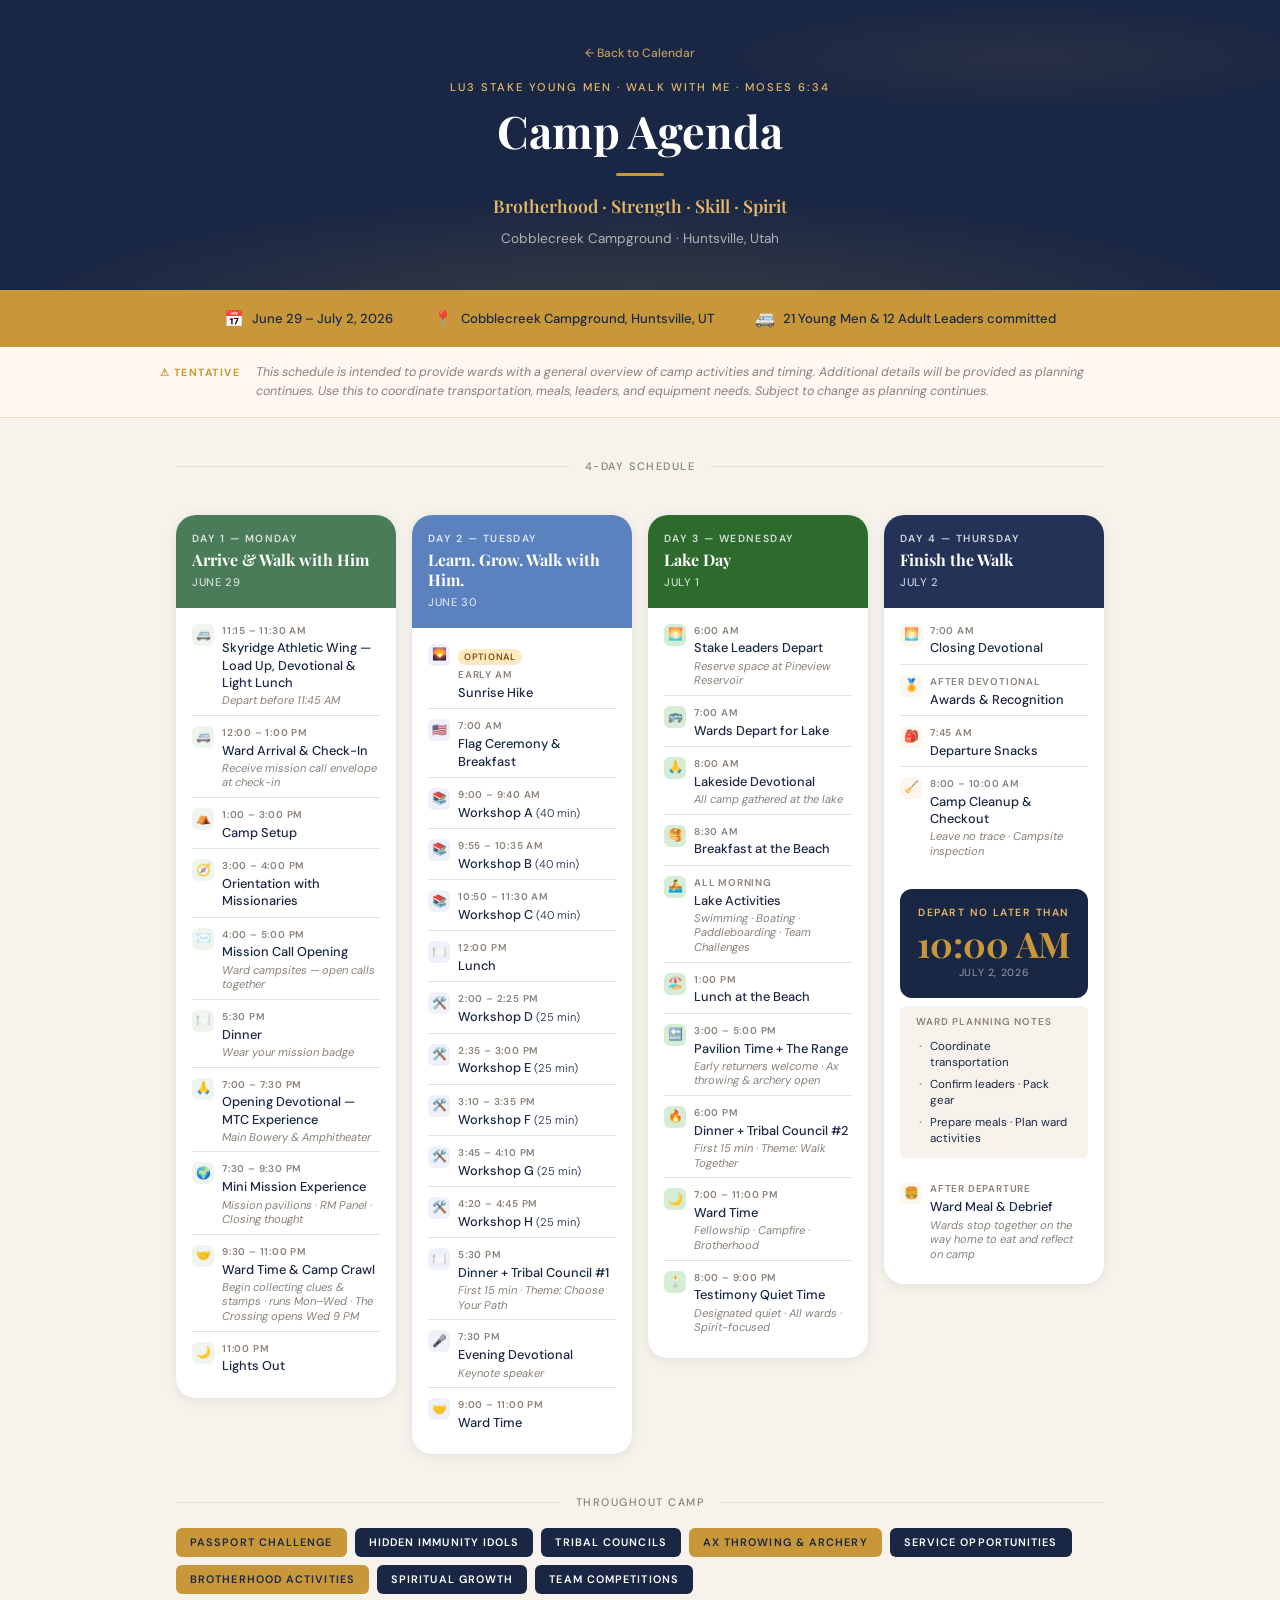
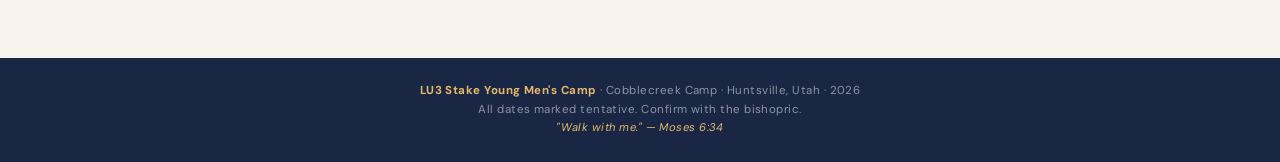
<file: stakecampschedule.html>
<!DOCTYPE html>
<html lang="en">
<head>
  <meta charset="UTF-8" />
  <meta name="viewport" content="width=device-width, initial-scale=1.0" />
  <title>Stake Young Men Camp Schedule 2026</title>
  <link rel="preconnect" href="https://fonts.googleapis.com" />
  <link rel="preconnect" href="https://fonts.gstatic.com" crossorigin />
  <link href="https://fonts.googleapis.com/css2?family=Playfair+Display:wght@400;600;700&family=DM+Sans:wght@300;400;500&display=swap" rel="stylesheet" />
  <style>
    :root {
      --navy:   #1a2744;
      --navy-mid: #243257;
      --gold:   #c8973a;
      --gold-lt:#e6b86a;
      --cream:  #f7f3ec;
      --stone:  #e8e0d4;
      --muted:  #8a8178;
      --white:  #ffffff;
      --radius-sm: 6px;
      --radius-md: 12px;
      --radius-lg: 20px;
      --shadow-card: 0 2px 12px rgba(26,39,68,.10);
      --shadow-lift: 0 6px 24px rgba(26,39,68,.16);
      --font-display: 'Playfair Display', Georgia, serif;
      --font-body:    'DM Sans', sans-serif;
      --spacing-xs: 4px;
      --spacing-sm: 8px;
      --spacing-md: 16px;
      --spacing-lg: 24px;
      --spacing-xl: 40px;
      --spacing-2xl: 64px;

      /* Day accent colors */
      --day1: #4a7c59;
      --day1-lt: #eef5ee;
      --day2: #5b82bf;
      --day2-lt: #eef1f9;
      --day3: #2d6b2d;
      --day3-lt: #d4edd4;
      --day4: #7a5010;
      --day4-lt: #fdf6ec;
    }

    *, *::before, *::after { box-sizing: border-box; margin: 0; padding: 0; }
    html { scroll-behavior: smooth; }
    body {
      font-family: var(--font-body);
      background: var(--cream);
      color: var(--navy);
      min-height: 100vh;
      font-size: 15px;
      line-height: 1.6;
    }

    /* ── HERO ── */
    .hero {
      background: var(--navy);
      color: var(--white);
      padding: var(--spacing-xl) var(--spacing-md);
      text-align: center;
      position: relative;
      overflow: hidden;
    }
    .hero::before {
      content: '';
      position: absolute;
      inset: 0;
      background:
        radial-gradient(ellipse 70% 60% at 50% 110%, rgba(200,151,58,.18) 0%, transparent 70%),
        radial-gradient(ellipse 40% 30% at 80% 20%, rgba(200,151,58,.08) 0%, transparent 60%);
      pointer-events: none;
    }
    .hero-eyebrow {
      font-family: var(--font-body);
      font-weight: 500;
      font-size: .7rem;
      letter-spacing: .18em;
      text-transform: uppercase;
      color: var(--gold-lt);
      margin-bottom: var(--spacing-sm);
    }
    .hero h1 {
      font-family: var(--font-display);
      font-size: clamp(1.7rem, 6vw, 2.8rem);
      font-weight: 700;
      line-height: 1.15;
      margin-bottom: var(--spacing-xs);
    }
    .hero-sub {
      font-size: .85rem;
      color: rgba(255,255,255,.65);
      margin-top: var(--spacing-sm);
      max-width: 400px;
      margin-inline: auto;
    }
    .gold-rule {
      width: 48px;
      height: 3px;
      background: var(--gold);
      border-radius: 2px;
      margin: var(--spacing-md) auto;
    }
    .hero-dates {
      font-family: var(--font-display);
      font-size: 1.1rem;
      color: var(--gold-lt);
      font-weight: 600;
    }

    /* ── INFO STRIP ── */
    .info-strip {
      background: var(--gold);
      color: var(--navy);
      padding: var(--spacing-md);
    }
    .info-strip-inner {
      max-width: 900px;
      margin: 0 auto;
      display: flex;
      flex-wrap: wrap;
      gap: var(--spacing-sm) var(--spacing-xl);
      justify-content: center;
      align-items: center;
    }
    .info-item { display: flex; align-items: center; gap: 8px; font-size: .82rem; font-weight: 500; }
    .info-icon { font-size: 1rem; }

    /* ── TENTATIVE BANNER ── */
    .tentative-banner {
      background: #fff8ee;
      border-bottom: 1px solid #e8d9c0;
      padding: var(--spacing-md) var(--spacing-md);
    }
    .tentative-banner-inner {
      max-width: 960px;
      margin: 0 auto;
      display: flex;
      align-items: flex-start;
      gap: var(--spacing-md);
    }
    .tentative-label {
      font-size: .65rem;
      font-weight: 700;
      text-transform: uppercase;
      letter-spacing: .14em;
      color: var(--gold);
      white-space: nowrap;
      padding-top: 2px;
      flex-shrink: 0;
    }
    .tentative-text {
      font-size: .78rem;
      color: var(--muted);
      font-style: italic;
      line-height: 1.5;
    }

    /* ── MAIN ── */
    .main {
      max-width: 960px;
      margin: 0 auto;
      padding: var(--spacing-xl) var(--spacing-md) var(--spacing-2xl);
    }

    /* ── DAYS GRID ── */
    .days-grid {
      display: grid;
      grid-template-columns: repeat(4, 1fr);
      gap: var(--spacing-md);
      align-items: start;
    }
    @media (max-width: 800px) { .days-grid { grid-template-columns: repeat(2, 1fr); } }
    @media (max-width: 480px) { .days-grid { grid-template-columns: 1fr; } }

    /* ── DAY COLUMN ── */
    .day-col {
      background: var(--white);
      border-radius: var(--radius-lg);
      box-shadow: var(--shadow-card);
      overflow: hidden;
    }
    .day-col:hover { box-shadow: var(--shadow-lift); }

    .day-header {
      padding: var(--spacing-md);
      color: var(--white);
      position: relative;
    }
    .day-col:nth-child(1) .day-header { background: var(--day1); }
    .day-col:nth-child(2) .day-header { background: var(--day2); }
    .day-col:nth-child(3) .day-header { background: var(--day3); }
    .day-col:nth-child(4) .day-header { background: var(--navy-mid); }

    .day-num {
      font-size: .65rem;
      font-weight: 600;
      text-transform: uppercase;
      letter-spacing: .14em;
      opacity: .8;
      margin-bottom: 2px;
    }
    .day-theme {
      font-family: var(--font-display);
      font-size: 1rem;
      font-weight: 700;
      line-height: 1.25;
      margin-bottom: 4px;
    }
    .day-date {
      font-size: .7rem;
      opacity: .75;
      font-weight: 500;
      letter-spacing: .06em;
      text-transform: uppercase;
    }

    /* ── EVENTS LIST ── */
    .events-list {
      padding: var(--spacing-sm) var(--spacing-md) var(--spacing-md);
      display: flex;
      flex-direction: column;
      gap: 2px;
    }

    .event-item {
      display: flex;
      gap: 8px;
      align-items: flex-start;
      padding: 7px 0;
      border-bottom: 1px solid var(--stone);
    }
    .event-item:last-child { border-bottom: none; }

    .event-icon {
      width: 22px;
      height: 22px;
      border-radius: 6px;
      display: flex;
      align-items: center;
      justify-content: center;
      font-size: .75rem;
      flex-shrink: 0;
      margin-top: 1px;
    }
    .day-col:nth-child(1) .event-icon { background: var(--day1-lt); }
    .day-col:nth-child(2) .event-icon { background: var(--day2-lt); }
    .day-col:nth-child(3) .event-icon { background: var(--day3-lt); }
    .day-col:nth-child(4) .event-icon { background: var(--day4-lt); }

    .event-body { flex: 1; min-width: 0; }
    .event-time {
      font-size: .62rem;
      font-weight: 600;
      text-transform: uppercase;
      letter-spacing: .08em;
      color: var(--muted);
      margin-bottom: 1px;
    }
    .event-title {
      font-size: .8rem;
      font-weight: 500;
      color: var(--navy);
      line-height: 1.35;
    }
    .event-sub {
      font-size: .7rem;
      color: var(--muted);
      font-style: italic;
      margin-top: 2px;
      line-height: 1.3;
    }
    .event-optional {
      font-size: .58rem;
      font-weight: 600;
      text-transform: uppercase;
      letter-spacing: .08em;
      background: #fde8c0;
      color: #7a5010;
      padding: 1px 6px;
      border-radius: 999px;
      margin-bottom: 2px;
      display: inline-block;
    }

    /* ── DEPART HIGHLIGHT ── */
    .depart-box {
      margin: var(--spacing-sm) var(--spacing-md);
      background: var(--navy);
      border-radius: var(--radius-md);
      padding: var(--spacing-md);
      text-align: center;
      color: var(--white);
    }
    .depart-label {
      font-size: .65rem;
      font-weight: 600;
      text-transform: uppercase;
      letter-spacing: .14em;
      color: var(--gold-lt);
      margin-bottom: 4px;
    }
    .depart-time {
      font-family: var(--font-display);
      font-size: 2.2rem;
      font-weight: 700;
      color: var(--gold);
      line-height: 1;
    }
    .depart-sub {
      font-size: .65rem;
      color: rgba(255,255,255,.55);
      margin-top: 4px;
      letter-spacing: .06em;
      text-transform: uppercase;
    }

    /* ── NOTES ── */
    .notes-box {
      margin: 0 var(--spacing-md) var(--spacing-md);
      background: var(--cream);
      border-radius: var(--radius-sm);
      padding: var(--spacing-sm) var(--spacing-md);
    }
    .notes-label {
      font-size: .62rem;
      font-weight: 600;
      text-transform: uppercase;
      letter-spacing: .1em;
      color: var(--muted);
      margin-bottom: 6px;
    }
    .notes-list { list-style: none; }
    .notes-list li {
      font-size: .72rem;
      color: var(--navy);
      padding: 3px 0 3px 14px;
      position: relative;
      line-height: 1.4;
    }
    .notes-list li::before {
      content: '·';
      position: absolute;
      left: 3px;
      font-weight: 700;
      color: var(--gold);
    }

    /* ── SECTION LABEL ── */
    .section-divider {
      display: flex; align-items: center; gap: var(--spacing-md);
      margin-bottom: var(--spacing-xl);
    }
    .section-divider-line { flex: 1; height: 1px; background: var(--stone); }
    .section-divider-label { font-size: .68rem; font-weight: 500; letter-spacing: .14em; text-transform: uppercase; color: var(--muted); }

    /* ── THROUGHOUT CAMP ── */
    .throughout-section {
      margin-top: var(--spacing-xl);
    }
    .throughout-grid {
      display: flex;
      flex-wrap: wrap;
      gap: var(--spacing-sm);
    }
    .throughout-tag {
      background: var(--navy);
      color: var(--white);
      font-size: .68rem;
      font-weight: 600;
      text-transform: uppercase;
      letter-spacing: .1em;
      padding: 6px 14px;
      border-radius: var(--radius-sm);
    }
    .throughout-tag.gold { background: var(--gold); color: var(--navy); }

    /* ── FOOTER ── */
    footer {
      background: var(--navy);
      color: rgba(255,255,255,.5);
      text-align: center;
      padding: var(--spacing-lg) var(--spacing-md);
      font-size: .72rem;
      letter-spacing: .04em;
    }
    footer strong { color: var(--gold-lt); }
    footer .motto { color: var(--gold-lt); font-style: italic; margin-top: 4px; font-size: .7rem; }

    /* Back link */
    .back-link {
      display: inline-flex;
      align-items: center;
      gap: 6px;
      font-size: .75rem;
      font-weight: 500;
      color: var(--gold-lt);
      text-decoration: none;
      opacity: .8;
      transition: opacity .18s;
      position: relative;
      z-index: 1;
      margin-bottom: var(--spacing-md);
    }
    .back-link:hover { opacity: 1; }
  </style>
</head>
<body>

<header class="hero">
  <a class="back-link" href="index.html">← Back to Calendar</a>
  <p class="hero-eyebrow">LU3 Stake Young Men · Walk With Me · Moses 6:34</p>
  <h1>Camp Agenda</h1>
  <div class="gold-rule"></div>
  <p class="hero-dates">Brotherhood · Strength · Skill · Spirit</p>
  <p class="hero-sub">Cobblecreek Campground · Huntsville, Utah</p>
</header>

<section class="info-strip">
  <div class="info-strip-inner">
    <div class="info-item"><span class="info-icon">📅</span> June 29 – July 2, 2026</div>
    <div class="info-item"><span class="info-icon">📍</span> Cobblecreek Campground, Huntsville, UT</div>
    <div class="info-item"><span class="info-icon">🚐</span> 21 Young Men &amp; 12 Adult Leaders committed</div>
  </div>
</section>

<div class="tentative-banner">
  <div class="tentative-banner-inner">
    <span class="tentative-label">⚠ Tentative</span>
    <p class="tentative-text">This schedule is intended to provide wards with a general overview of camp activities and timing. Additional details will be provided as planning continues. Use this to coordinate transportation, meals, leaders, and equipment needs. Subject to change as planning continues.</p>
  </div>
</div>

<main class="main">

  <div class="section-divider">
    <span class="section-divider-line"></span>
    <span class="section-divider-label">4-Day Schedule</span>
    <span class="section-divider-line"></span>
  </div>

  <div class="days-grid">

    <!-- DAY 1 -->
    <div class="day-col">
      <div class="day-header">
        <div class="day-num">Day 1 — Monday</div>
        <div class="day-theme">Arrive &amp; Walk with Him</div>
        <div class="day-date">June 29</div>
      </div>
      <div class="events-list">

        <div class="event-item">
          <div class="event-icon">🚐</div>
          <div class="event-body">
            <div class="event-time">11:15 – 11:30 AM</div>
            <div class="event-title">Skyridge Athletic Wing — Load Up, Devotional &amp; Light Lunch</div>
            <div class="event-sub">Depart before 11:45 AM</div>
          </div>
        </div>

        <div class="event-item">
          <div class="event-icon">🚐</div>
          <div class="event-body">
            <div class="event-time">12:00 – 1:00 PM</div>
            <div class="event-title">Ward Arrival &amp; Check-In</div>
            <div class="event-sub">Receive mission call envelope at check-in</div>
          </div>
        </div>

        <div class="event-item">
          <div class="event-icon">⛺</div>
          <div class="event-body">
            <div class="event-time">1:00 – 3:00 PM</div>
            <div class="event-title">Camp Setup</div>
          </div>
        </div>

        <div class="event-item">
          <div class="event-icon">🧭</div>
          <div class="event-body">
            <div class="event-time">3:00 – 4:00 PM</div>
            <div class="event-title">Orientation with Missionaries</div>
          </div>
        </div>

        <div class="event-item">
          <div class="event-icon">✉️</div>
          <div class="event-body">
            <div class="event-time">4:00 – 5:00 PM</div>
            <div class="event-title">Mission Call Opening</div>
            <div class="event-sub">Ward campsites — open calls together</div>
          </div>
        </div>

        <div class="event-item">
          <div class="event-icon">🍽️</div>
          <div class="event-body">
            <div class="event-time">5:30 PM</div>
            <div class="event-title">Dinner</div>
            <div class="event-sub">Wear your mission badge</div>
          </div>
        </div>

        <div class="event-item">
          <div class="event-icon">🙏</div>
          <div class="event-body">
            <div class="event-time">7:00 – 7:30 PM</div>
            <div class="event-title">Opening Devotional — MTC Experience</div>
            <div class="event-sub">Main Bowery &amp; Amphitheater</div>
          </div>
        </div>

        <div class="event-item">
          <div class="event-icon">🌍</div>
          <div class="event-body">
            <div class="event-time">7:30 – 9:30 PM</div>
            <div class="event-title">Mini Mission Experience</div>
            <div class="event-sub">Mission pavilions · RM Panel · Closing thought</div>
          </div>
        </div>

        <div class="event-item">
          <div class="event-icon">🤝</div>
          <div class="event-body">
            <div class="event-time">9:30 – 11:00 PM</div>
            <div class="event-title">Ward Time &amp; Camp Crawl</div>
            <div class="event-sub">Begin collecting clues &amp; stamps · runs Mon–Wed · The Crossing opens Wed 9 PM</div>
          </div>
        </div>

        <div class="event-item">
          <div class="event-icon">🌙</div>
          <div class="event-body">
            <div class="event-time">11:00 PM</div>
            <div class="event-title">Lights Out</div>
          </div>
        </div>

      </div>
    </div>

    <!-- DAY 2 -->
    <div class="day-col">
      <div class="day-header">
        <div class="day-num">Day 2 — Tuesday</div>
        <div class="day-theme">Learn. Grow. Walk with Him.</div>
        <div class="day-date">June 30</div>
      </div>
      <div class="events-list">

        <div class="event-item">
          <div class="event-icon">🌄</div>
          <div class="event-body">
            <span class="event-optional">Optional</span>
            <div class="event-time">Early AM</div>
            <div class="event-title">Sunrise Hike</div>
          </div>
        </div>

        <div class="event-item">
          <div class="event-icon">🇺🇸</div>
          <div class="event-body">
            <div class="event-time">7:00 AM</div>
            <div class="event-title">Flag Ceremony &amp; Breakfast</div>
          </div>
        </div>

        <div class="event-item">
          <div class="event-icon">📚</div>
          <div class="event-body">
            <div class="event-time">9:00 – 9:40 AM</div>
            <div class="event-title">Workshop A <span style="font-weight:300;font-size:.7rem;">(40 min)</span></div>
          </div>
        </div>

        <div class="event-item">
          <div class="event-icon">📚</div>
          <div class="event-body">
            <div class="event-time">9:55 – 10:35 AM</div>
            <div class="event-title">Workshop B <span style="font-weight:300;font-size:.7rem;">(40 min)</span></div>
          </div>
        </div>

        <div class="event-item">
          <div class="event-icon">📚</div>
          <div class="event-body">
            <div class="event-time">10:50 – 11:30 AM</div>
            <div class="event-title">Workshop C <span style="font-weight:300;font-size:.7rem;">(40 min)</span></div>
          </div>
        </div>

        <div class="event-item">
          <div class="event-icon">🍽️</div>
          <div class="event-body">
            <div class="event-time">12:00 PM</div>
            <div class="event-title">Lunch</div>
          </div>
        </div>

        <div class="event-item">
          <div class="event-icon">🛠️</div>
          <div class="event-body">
            <div class="event-time">2:00 – 2:25 PM</div>
            <div class="event-title">Workshop D <span style="font-weight:300;font-size:.7rem;">(25 min)</span></div>
          </div>
        </div>

        <div class="event-item">
          <div class="event-icon">🛠️</div>
          <div class="event-body">
            <div class="event-time">2:35 – 3:00 PM</div>
            <div class="event-title">Workshop E <span style="font-weight:300;font-size:.7rem;">(25 min)</span></div>
          </div>
        </div>

        <div class="event-item">
          <div class="event-icon">🛠️</div>
          <div class="event-body">
            <div class="event-time">3:10 – 3:35 PM</div>
            <div class="event-title">Workshop F <span style="font-weight:300;font-size:.7rem;">(25 min)</span></div>
          </div>
        </div>

        <div class="event-item">
          <div class="event-icon">🛠️</div>
          <div class="event-body">
            <div class="event-time">3:45 – 4:10 PM</div>
            <div class="event-title">Workshop G <span style="font-weight:300;font-size:.7rem;">(25 min)</span></div>
          </div>
        </div>

        <div class="event-item">
          <div class="event-icon">🛠️</div>
          <div class="event-body">
            <div class="event-time">4:20 – 4:45 PM</div>
            <div class="event-title">Workshop H <span style="font-weight:300;font-size:.7rem;">(25 min)</span></div>
          </div>
        </div>

        <div class="event-item">
          <div class="event-icon">🍽️</div>
          <div class="event-body">
            <div class="event-time">5:30 PM</div>
            <div class="event-title">Dinner + Tribal Council #1</div>
            <div class="event-sub">First 15 min · Theme: Choose Your Path</div>
          </div>
        </div>

        <div class="event-item">
          <div class="event-icon">🎤</div>
          <div class="event-body">
            <div class="event-time">7:30 PM</div>
            <div class="event-title">Evening Devotional</div>
            <div class="event-sub">Keynote speaker</div>
          </div>
        </div>

        <div class="event-item">
          <div class="event-icon">🤝</div>
          <div class="event-body">
            <div class="event-time">9:00 – 11:00 PM</div>
            <div class="event-title">Ward Time</div>
          </div>
        </div>

      </div>
    </div>

    <!-- DAY 3 -->
    <div class="day-col">
      <div class="day-header">
        <div class="day-num">Day 3 — Wednesday</div>
        <div class="day-theme">Lake Day</div>
        <div class="day-date">July 1</div>
      </div>
      <div class="events-list">

        <div class="event-item">
          <div class="event-icon">🌅</div>
          <div class="event-body">
            <div class="event-time">6:00 AM</div>
            <div class="event-title">Stake Leaders Depart</div>
            <div class="event-sub">Reserve space at Pineview Reservoir</div>
          </div>
        </div>

        <div class="event-item">
          <div class="event-icon">🚌</div>
          <div class="event-body">
            <div class="event-time">7:00 AM</div>
            <div class="event-title">Wards Depart for Lake</div>
          </div>
        </div>

        <div class="event-item">
          <div class="event-icon">🙏</div>
          <div class="event-body">
            <div class="event-time">8:00 AM</div>
            <div class="event-title">Lakeside Devotional</div>
            <div class="event-sub">All camp gathered at the lake</div>
          </div>
        </div>

        <div class="event-item">
          <div class="event-icon">🥞</div>
          <div class="event-body">
            <div class="event-time">8:30 AM</div>
            <div class="event-title">Breakfast at the Beach</div>
          </div>
        </div>

        <div class="event-item">
          <div class="event-icon">🚣</div>
          <div class="event-body">
            <div class="event-time">All Morning</div>
            <div class="event-title">Lake Activities</div>
            <div class="event-sub">Swimming · Boating · Paddleboarding · Team Challenges</div>
          </div>
        </div>

        <div class="event-item">
          <div class="event-icon">🏖️</div>
          <div class="event-body">
            <div class="event-time">1:00 PM</div>
            <div class="event-title">Lunch at the Beach</div>
          </div>
        </div>

        <div class="event-item">
          <div class="event-icon">🔙</div>
          <div class="event-body">
            <div class="event-time">3:00 – 5:00 PM</div>
            <div class="event-title">Pavilion Time + The Range</div>
            <div class="event-sub">Early returners welcome · Ax throwing &amp; archery open</div>
          </div>
        </div>

        <div class="event-item">
          <div class="event-icon">🔥</div>
          <div class="event-body">
            <div class="event-time">6:00 PM</div>
            <div class="event-title">Dinner + Tribal Council #2</div>
            <div class="event-sub">First 15 min · Theme: Walk Together</div>
          </div>
        </div>

        <div class="event-item">
          <div class="event-icon">🌙</div>
          <div class="event-body">
            <div class="event-time">7:00 – 11:00 PM</div>
            <div class="event-title">Ward Time</div>
            <div class="event-sub">Fellowship · Campfire · Brotherhood</div>
          </div>
        </div>

        <div class="event-item">
          <div class="event-icon">🕯️</div>
          <div class="event-body">
            <div class="event-time">8:00 – 9:00 PM</div>
            <div class="event-title">Testimony Quiet Time</div>
            <div class="event-sub">Designated quiet · All wards · Spirit-focused</div>
          </div>
        </div>

      </div>
    </div>

    <!-- DAY 4 -->
    <div class="day-col">
      <div class="day-header">
        <div class="day-num">Day 4 — Thursday</div>
        <div class="day-theme">Finish the Walk</div>
        <div class="day-date">July 2</div>
      </div>
      <div class="events-list">

        <div class="event-item">
          <div class="event-icon">🌅</div>
          <div class="event-body">
            <div class="event-time">7:00 AM</div>
            <div class="event-title">Closing Devotional</div>
          </div>
        </div>

        <div class="event-item">
          <div class="event-icon">🏅</div>
          <div class="event-body">
            <div class="event-time">After Devotional</div>
            <div class="event-title">Awards &amp; Recognition</div>
          </div>
        </div>

        <div class="event-item">
          <div class="event-icon">🎒</div>
          <div class="event-body">
            <div class="event-time">7:45 AM</div>
            <div class="event-title">Departure Snacks</div>
          </div>
        </div>

        <div class="event-item">
          <div class="event-icon">🧹</div>
          <div class="event-body">
            <div class="event-time">8:00 – 10:00 AM</div>
            <div class="event-title">Camp Cleanup &amp; Checkout</div>
            <div class="event-sub">Leave no trace · Campsite inspection</div>
          </div>
        </div>

      </div>

      <div class="depart-box">
        <div class="depart-label">Depart No Later Than</div>
        <div class="depart-time">10:00 AM</div>
        <div class="depart-sub">July 2, 2026</div>
      </div>

      <div class="notes-box">
        <div class="notes-label">Ward Planning Notes</div>
        <ul class="notes-list">
          <li>Coordinate transportation</li>
          <li>Confirm leaders · Pack gear</li>
          <li>Prepare meals · Plan ward activities</li>
        </ul>
      </div>

      <div class="events-list" style="padding-top:0;">
        <div class="event-item">
          <div class="event-icon">🍔</div>
          <div class="event-body">
            <div class="event-time">After Departure</div>
            <div class="event-title">Ward Meal &amp; Debrief</div>
            <div class="event-sub">Wards stop together on the way home to eat and reflect on camp</div>
          </div>
        </div>
      </div>

    </div>

  </div><!-- /days-grid -->

  <!-- THROUGHOUT CAMP -->
  <div class="throughout-section">
    <div class="section-divider" style="margin-top: var(--spacing-xl); margin-bottom: var(--spacing-md);">
      <span class="section-divider-line"></span>
      <span class="section-divider-label">Throughout Camp</span>
      <span class="section-divider-line"></span>
    </div>
    <div class="throughout-grid">
      <span class="throughout-tag gold">Passport Challenge</span>
      <span class="throughout-tag">Hidden Immunity Idols</span>
      <span class="throughout-tag">Tribal Councils</span>
      <span class="throughout-tag gold">Ax Throwing &amp; Archery</span>
      <span class="throughout-tag">Service Opportunities</span>
      <span class="throughout-tag gold">Brotherhood Activities</span>
      <span class="throughout-tag">Spiritual Growth</span>
      <span class="throughout-tag">Team Competitions</span>
    </div>
  </div>

</main>

<footer>
  <strong>LU3 Stake Young Men's Camp</strong> · Cobblecreek Camp · Huntsville, Utah · 2026<br/>
  All dates marked tentative. Confirm with the bishopric.<br/>
  <span class="motto">"Walk with me." — Moses 6:34</span>
</footer>

</body>
</html>
</file>
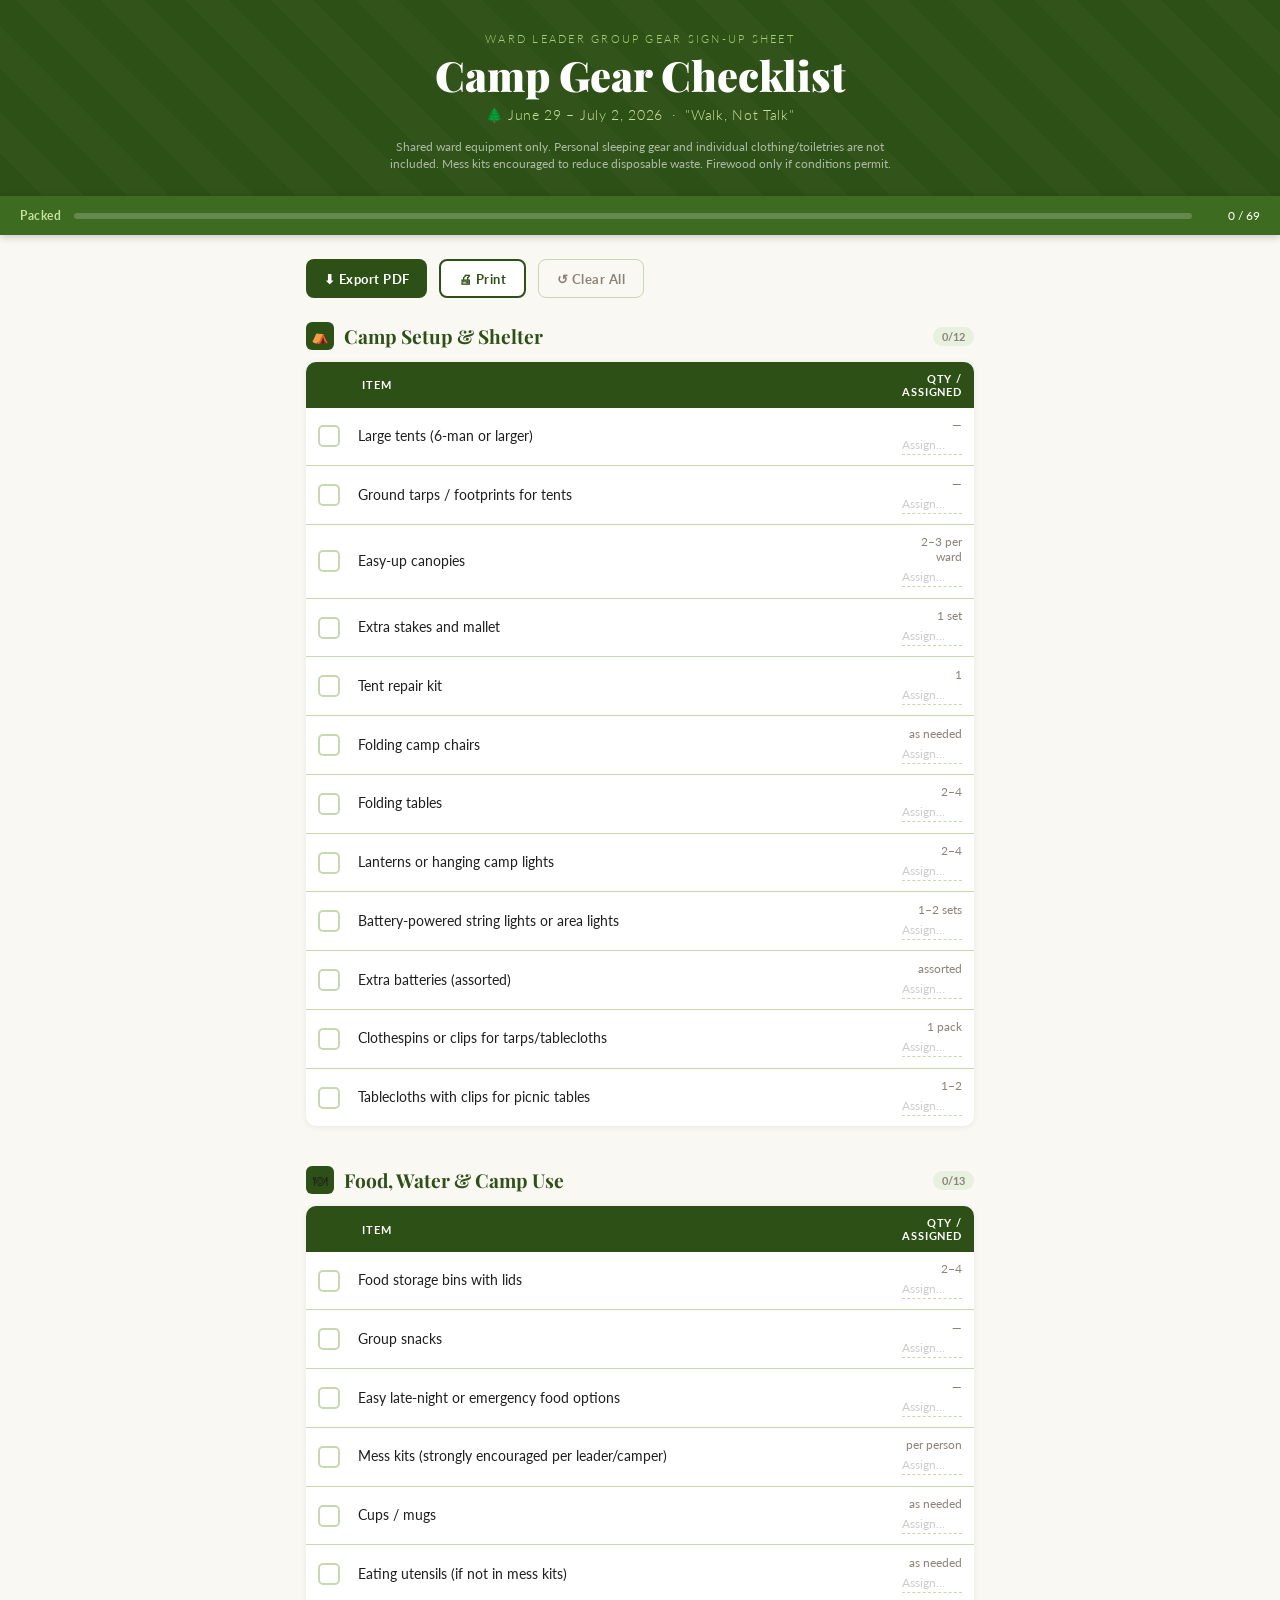
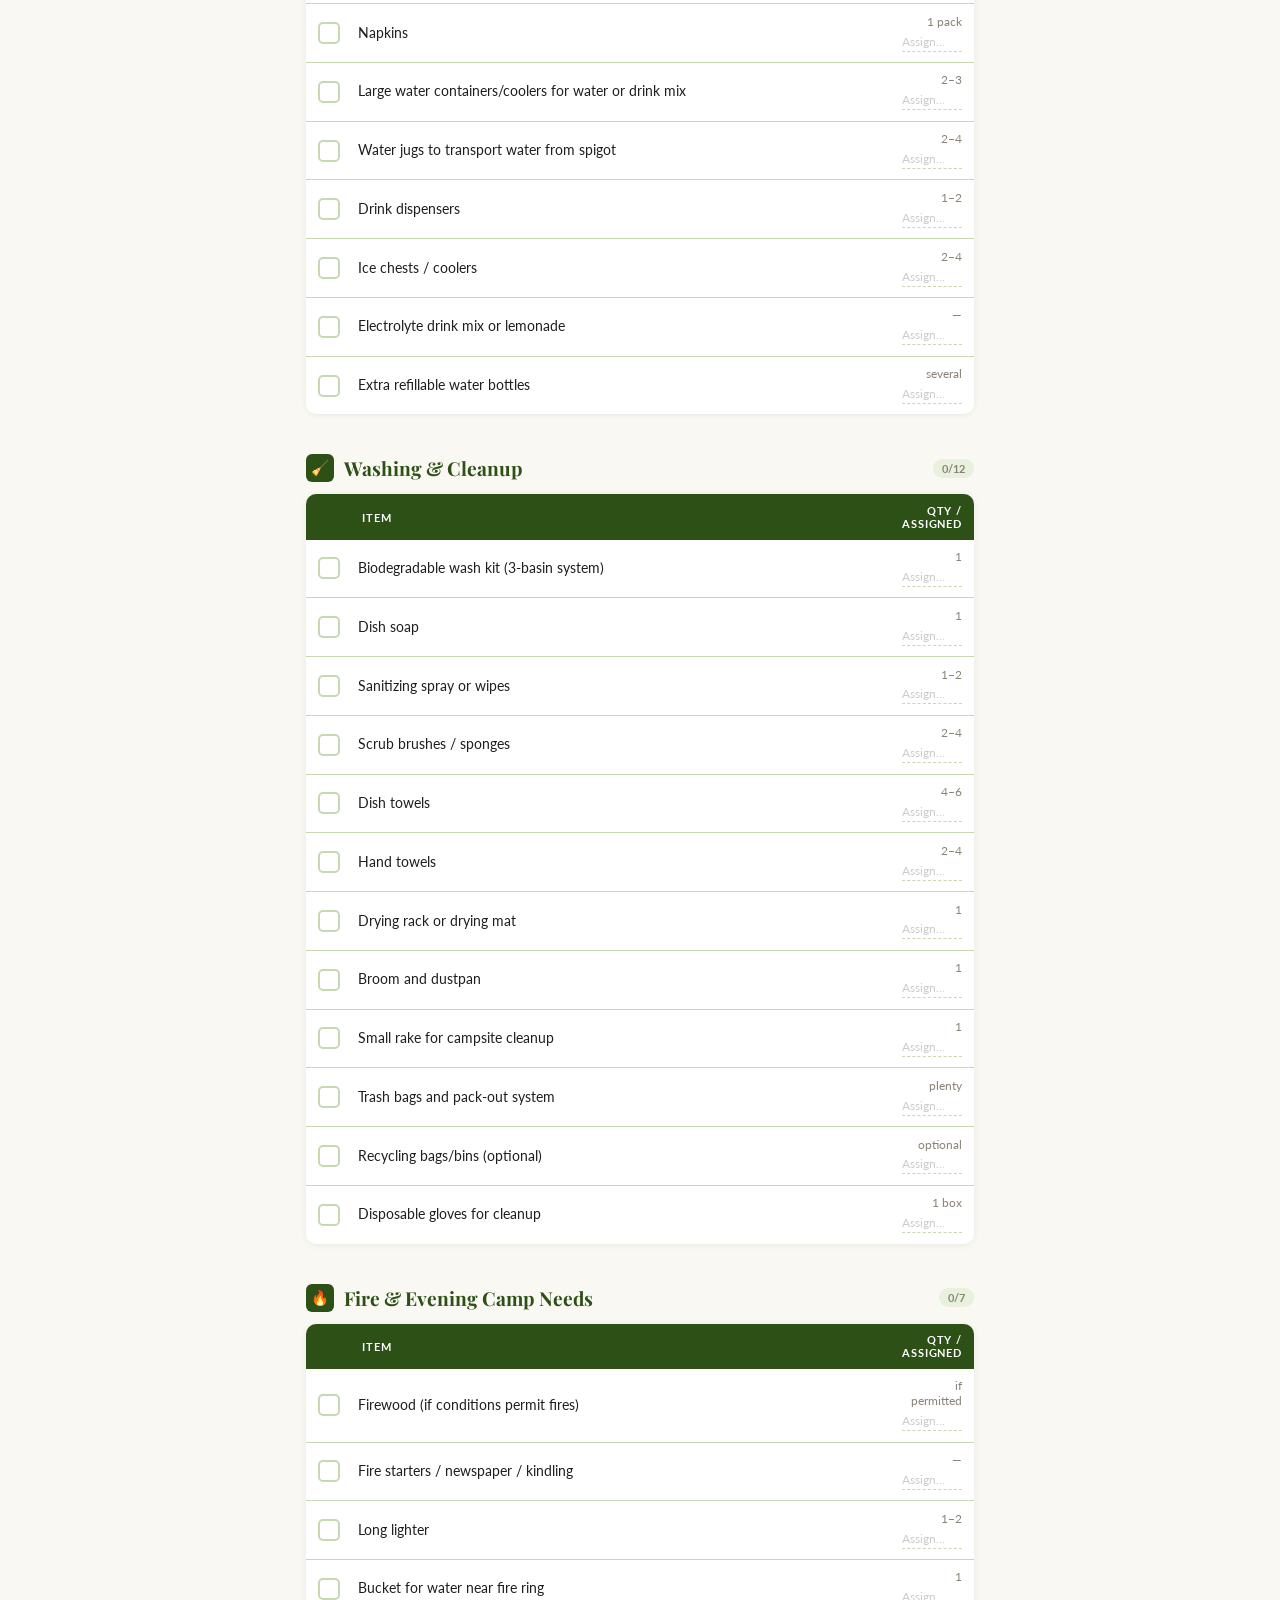
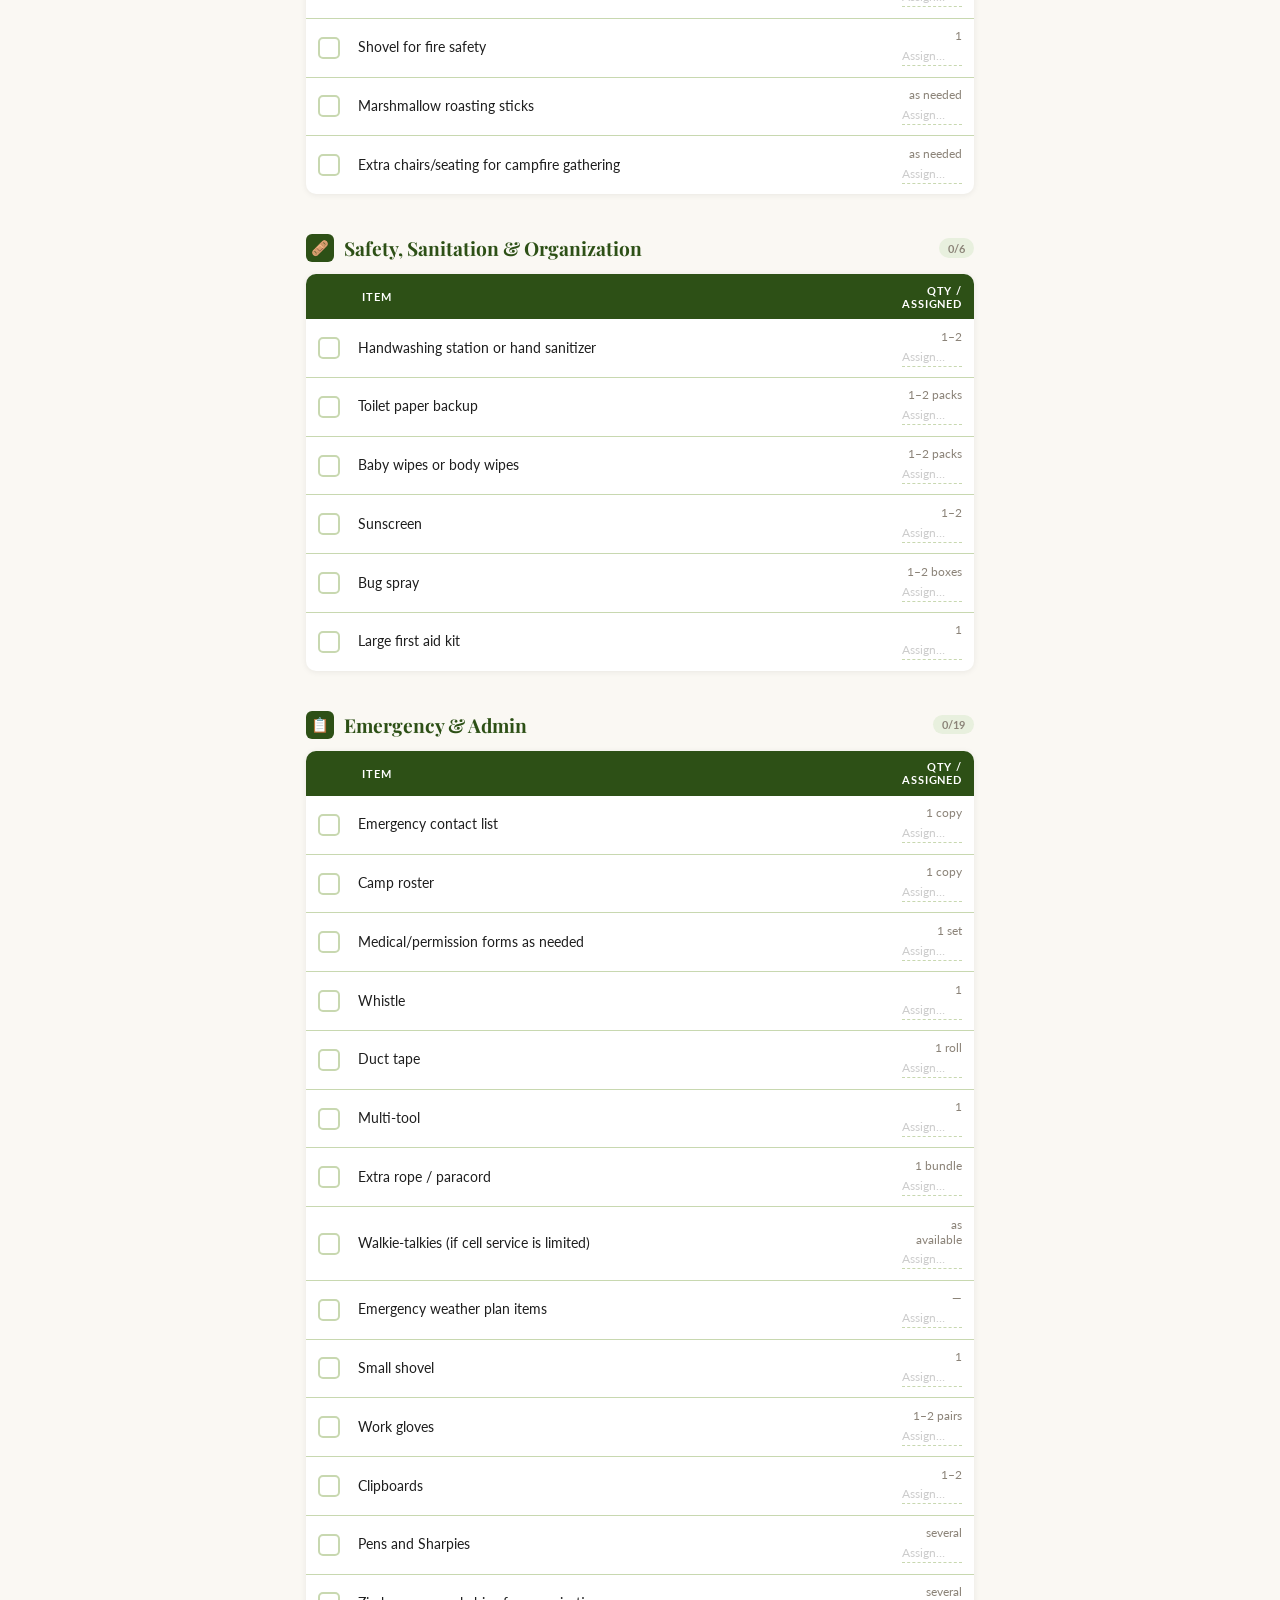
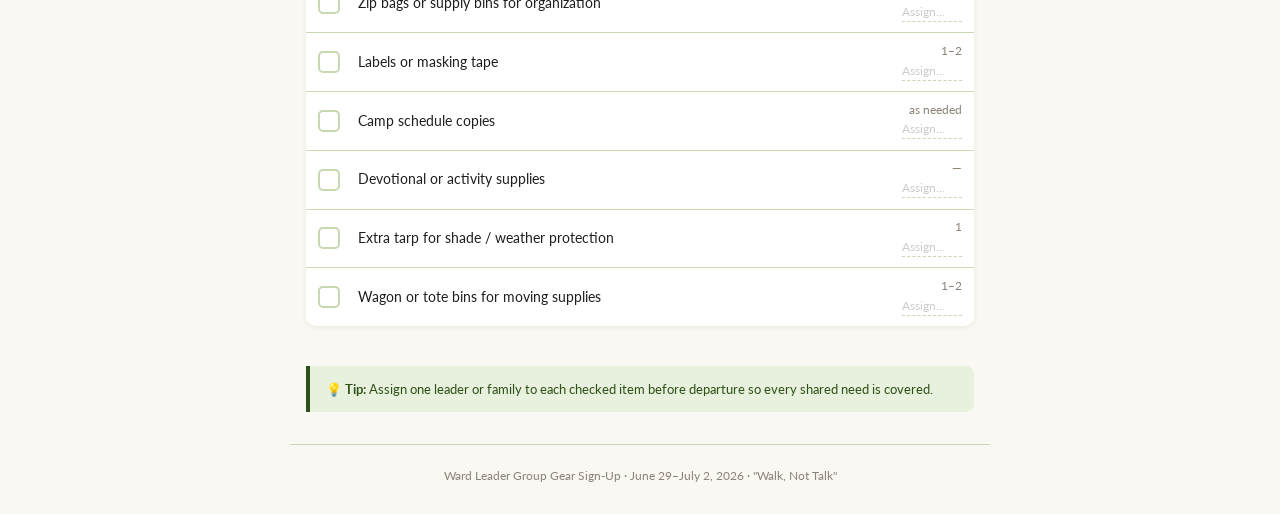
<file: wardcampgear.html>
<!DOCTYPE html>
<html lang="en">
<head>
<meta charset="UTF-8">
<meta name="viewport" content="width=device-width, initial-scale=1.0">
<title>Ward Camp Gear — June 29–July 2, 2026</title>
<link href="https://fonts.googleapis.com/css2?family=Playfair+Display:wght@700;900&family=Lato:wght@300;400;700&display=swap" rel="stylesheet">
<style>
  :root {
    --forest: #2d5016;
    --forest-mid: #3d6b1f;
    --forest-light: #e8f0de;
    --bark: #6b4c2a;
    --pine: #4a7c2f;
    --cream: #faf8f3;
    --warm-white: #ffffff;
    --stone: #8b8378;
    --text-dark: #1e1e1e;
    --text-mid: #444;
    --border: #c8d8b0;
    --check-active: #3d6b1f;
    --section-gap: 2.5rem;
  }

  * { box-sizing: border-box; margin: 0; padding: 0; }

  body {
    font-family: 'Lato', sans-serif;
    background: var(--cream);
    color: var(--text-dark);
    min-height: 100vh;
  }

  /* HERO HEADER */
  .hero {
    background: var(--forest);
    color: white;
    padding: 2rem 1.25rem 1.5rem;
    text-align: center;
    position: relative;
    overflow: hidden;
  }
  .hero::before {
    content: '';
    position: absolute;
    inset: 0;
    background: repeating-linear-gradient(
      45deg,
      transparent,
      transparent 30px,
      rgba(255,255,255,0.025) 30px,
      rgba(255,255,255,0.025) 60px
    );
  }
  .hero-eyebrow {
    font-family: 'Lato', sans-serif;
    font-weight: 300;
    font-size: 0.7rem;
    letter-spacing: 0.2em;
    text-transform: uppercase;
    color: #a8cc7a;
    margin-bottom: 0.4rem;
    position: relative;
  }
  .hero h1 {
    font-family: 'Playfair Display', serif;
    font-size: clamp(1.6rem, 5vw, 2.6rem);
    font-weight: 900;
    line-height: 1.15;
    position: relative;
    margin-bottom: 0.5rem;
  }
  .hero-date {
    font-size: 0.85rem;
    color: #c8e0a0;
    font-weight: 300;
    letter-spacing: 0.05em;
    position: relative;
  }
  .hero-note {
    margin-top: 0.9rem;
    font-size: 0.72rem;
    color: rgba(255,255,255,0.6);
    line-height: 1.5;
    max-width: 520px;
    margin-left: auto;
    margin-right: auto;
    position: relative;
  }

  /* PROGRESS BAR */
  .progress-bar-wrap {
    background: var(--forest-mid);
    padding: 0.75rem 1.25rem;
    display: flex;
    align-items: center;
    gap: 0.75rem;
    position: sticky;
    top: 0;
    z-index: 100;
    box-shadow: 0 2px 8px rgba(0,0,0,0.2);
  }
  .progress-label {
    font-size: 0.75rem;
    color: #c8e0a0;
    white-space: nowrap;
    font-weight: 700;
    letter-spacing: 0.05em;
  }
  .progress-track {
    flex: 1;
    height: 6px;
    background: rgba(255,255,255,0.2);
    border-radius: 3px;
    overflow: hidden;
  }
  .progress-fill {
    height: 100%;
    background: #a8cc7a;
    border-radius: 3px;
    width: 0%;
    transition: width 0.4s ease;
  }
  .progress-count {
    font-size: 0.75rem;
    color: white;
    white-space: nowrap;
    min-width: 3.5rem;
    text-align: right;
  }

  /* MAIN LAYOUT */
  main {
    max-width: 700px;
    margin: 0 auto;
    padding: 1.5rem 1rem 2rem;
  }

  /* SECTION */
  .section {
    margin-bottom: var(--section-gap);
  }
  .section-header {
    display: flex;
    align-items: center;
    gap: 0.6rem;
    margin-bottom: 0.75rem;
  }
  .section-icon {
    width: 28px;
    height: 28px;
    background: var(--forest);
    border-radius: 6px;
    display: flex;
    align-items: center;
    justify-content: center;
    font-size: 0.9rem;
    flex-shrink: 0;
  }
  .section-title {
    font-family: 'Playfair Display', serif;
    font-size: 1.2rem;
    font-weight: 700;
    color: var(--forest);
  }
  .section-count {
    margin-left: auto;
    font-size: 0.7rem;
    color: var(--stone);
    background: var(--forest-light);
    border-radius: 99px;
    padding: 0.2rem 0.55rem;
    white-space: nowrap;
    font-weight: 700;
  }

  /* TABLE */
  .gear-table {
    width: 100%;
    border-collapse: collapse;
    background: white;
    border-radius: 10px;
    overflow: hidden;
    box-shadow: 0 1px 6px rgba(0,0,0,0.07);
  }
  .gear-table thead tr {
    background: var(--forest);
    color: white;
  }
  .gear-table thead th {
    font-size: 0.68rem;
    font-weight: 700;
    letter-spacing: 0.08em;
    text-transform: uppercase;
    padding: 0.6rem 0.75rem;
    text-align: left;
  }
  .gear-table thead th:last-child {
    text-align: right;
  }
  .gear-table tbody tr {
    border-bottom: 1px solid var(--border);
    transition: background 0.15s;
  }
  .gear-table tbody tr:last-child { border-bottom: none; }
  .gear-table tbody tr:hover { background: var(--forest-light); }
  .gear-table tbody tr.checked {
    background: #f0f7e8;
    opacity: 0.7;
  }
  .gear-table tbody tr.checked .item-name {
    text-decoration: line-through;
    color: var(--stone);
  }

  .col-check { width: 44px; padding: 0.65rem 0.5rem 0.65rem 0.75rem; }
  .col-item { padding: 0.65rem 0.5rem; }
  .col-qty { width: 80px; padding: 0.65rem 0.75rem; text-align: right; }

  .item-name {
    font-size: 0.875rem;
    line-height: 1.35;
    color: var(--text-dark);
    transition: color 0.2s, text-decoration 0.2s;
  }
  .qty-badge {
    font-size: 0.72rem;
    color: var(--stone);
    font-weight: 400;
    text-align: right;
    line-height: 1.3;
  }

  /* CUSTOM CHECKBOX */
  .custom-check {
    appearance: none;
    -webkit-appearance: none;
    width: 22px;
    height: 22px;
    border: 2px solid var(--border);
    border-radius: 5px;
    cursor: pointer;
    position: relative;
    transition: all 0.18s;
    flex-shrink: 0;
    display: block;
  }
  .custom-check:checked {
    background: var(--check-active);
    border-color: var(--check-active);
  }
  .custom-check:checked::after {
    content: '';
    position: absolute;
    top: 3px;
    left: 6px;
    width: 6px;
    height: 10px;
    border: 2px solid white;
    border-top: none;
    border-left: none;
    transform: rotate(45deg);
  }
  .custom-check:hover { border-color: var(--pine); }

  /* ASSIGNED INPUT */
  .assigned-input {
    font-size: 0.75rem;
    border: none;
    border-bottom: 1px dashed var(--border);
    background: transparent;
    color: var(--text-mid);
    width: 100%;
    padding: 2px 0;
    outline: none;
    font-family: 'Lato', sans-serif;
  }
  .assigned-input:focus {
    border-bottom-color: var(--forest);
  }
  .assigned-input::placeholder { color: #ccc; }

  /* ACTIONS BAR */
  .actions {
    display: flex;
    gap: 0.75rem;
    flex-wrap: wrap;
    margin-bottom: 1.5rem;
  }
  .btn {
    display: inline-flex;
    align-items: center;
    gap: 0.4rem;
    padding: 0.6rem 1.1rem;
    border-radius: 8px;
    font-size: 0.8rem;
    font-weight: 700;
    cursor: pointer;
    border: none;
    font-family: 'Lato', sans-serif;
    letter-spacing: 0.04em;
    transition: all 0.18s;
  }
  .btn-primary {
    background: var(--forest);
    color: white;
  }
  .btn-primary:hover { background: var(--forest-mid); }
  .btn-secondary {
    background: white;
    color: var(--forest);
    border: 2px solid var(--forest);
  }
  .btn-secondary:hover { background: var(--forest-light); }
  .btn-ghost {
    background: transparent;
    color: var(--stone);
    border: 1px solid var(--border);
  }
  .btn-ghost:hover { background: white; }

  /* TIP BOX */
  .tip-box {
    background: var(--forest-light);
    border-left: 4px solid var(--forest);
    border-radius: 0 8px 8px 0;
    padding: 0.85rem 1rem;
    font-size: 0.8rem;
    color: var(--forest);
    line-height: 1.5;
    margin-top: 1.5rem;
  }
  .tip-box strong { font-weight: 700; }

  /* FOOTER */
  footer {
    text-align: center;
    padding: 1.5rem 1rem 2rem;
    font-size: 0.72rem;
    color: var(--stone);
    border-top: 1px solid var(--border);
    max-width: 700px;
    margin: 0 auto;
  }

  /* PRINT / PDF */
  @media print {
    .progress-bar-wrap, .actions, .btn { display: none !important; }
    body { background: white; }
    .hero { background: var(--forest) !important; -webkit-print-color-adjust: exact; print-color-adjust: exact; }
    .gear-table thead tr { background: var(--forest) !important; -webkit-print-color-adjust: exact; print-color-adjust: exact; }
    .section { break-inside: avoid; }
    .assigned-input { border-bottom: 1px solid #ccc; }
    main { padding: 0.5rem; }
  }

  @media (max-width: 480px) {
    .col-qty { width: 65px; }
    .item-name { font-size: 0.82rem; }
    .qty-badge { font-size: 0.68rem; }
  }
</style>
</head>
<body>

<div class="hero">
  <div class="hero-eyebrow">Ward Leader Group Gear Sign-Up Sheet</div>
  <h1>Camp Gear Checklist</h1>
  <div class="hero-date">🌲 June 29 – July 2, 2026 &nbsp;·&nbsp; "Walk, Not Talk"</div>
  <div class="hero-note">Shared ward equipment only. Personal sleeping gear and individual clothing/toiletries are not included. Mess kits encouraged to reduce disposable waste. Firewood only if conditions permit.</div>
</div>

<div class="progress-bar-wrap">
  <span class="progress-label">Packed</span>
  <div class="progress-track"><div class="progress-fill" id="progressFill"></div></div>
  <span class="progress-count" id="progressCount">0 / 0</span>
</div>

<main>
  <div class="actions">
    <button class="btn btn-primary" onclick="exportPDF()">⬇ Export PDF</button>
    <button class="btn btn-secondary" onclick="printPage()">🖨 Print</button>
    <button class="btn btn-ghost" onclick="clearAll()">↺ Clear All</button>
  </div>

  <!-- SECTION 1: Camp Setup & Shelter -->
  <div class="section" data-section="setup">
    <div class="section-header">
      <div class="section-icon">⛺</div>
      <h2 class="section-title">Camp Setup &amp; Shelter</h2>
      <span class="section-count" id="count-setup">0/12</span>
    </div>
    <table class="gear-table">
      <thead><tr>
        <th></th>
        <th>Item</th>
        <th>Qty / Assigned</th>
      </tr></thead>
      <tbody>
        <tr><td class="col-check"><input type="checkbox" class="custom-check" data-section="setup"></td><td class="col-item"><div class="item-name">Large tents (6-man or larger)</div></td><td class="col-qty"><div class="qty-badge">—</div><input class="assigned-input" placeholder="Assign…"></td></tr>
        <tr><td class="col-check"><input type="checkbox" class="custom-check" data-section="setup"></td><td class="col-item"><div class="item-name">Ground tarps / footprints for tents</div></td><td class="col-qty"><div class="qty-badge">—</div><input class="assigned-input" placeholder="Assign…"></td></tr>
        <tr><td class="col-check"><input type="checkbox" class="custom-check" data-section="setup"></td><td class="col-item"><div class="item-name">Easy-up canopies</div></td><td class="col-qty"><div class="qty-badge">2–3 per ward</div><input class="assigned-input" placeholder="Assign…"></td></tr>
        <tr><td class="col-check"><input type="checkbox" class="custom-check" data-section="setup"></td><td class="col-item"><div class="item-name">Extra stakes and mallet</div></td><td class="col-qty"><div class="qty-badge">1 set</div><input class="assigned-input" placeholder="Assign…"></td></tr>
        <tr><td class="col-check"><input type="checkbox" class="custom-check" data-section="setup"></td><td class="col-item"><div class="item-name">Tent repair kit</div></td><td class="col-qty"><div class="qty-badge">1</div><input class="assigned-input" placeholder="Assign…"></td></tr>
        <tr><td class="col-check"><input type="checkbox" class="custom-check" data-section="setup"></td><td class="col-item"><div class="item-name">Folding camp chairs</div></td><td class="col-qty"><div class="qty-badge">as needed</div><input class="assigned-input" placeholder="Assign…"></td></tr>
        <tr><td class="col-check"><input type="checkbox" class="custom-check" data-section="setup"></td><td class="col-item"><div class="item-name">Folding tables</div></td><td class="col-qty"><div class="qty-badge">2–4</div><input class="assigned-input" placeholder="Assign…"></td></tr>
        <tr><td class="col-check"><input type="checkbox" class="custom-check" data-section="setup"></td><td class="col-item"><div class="item-name">Lanterns or hanging camp lights</div></td><td class="col-qty"><div class="qty-badge">2–4</div><input class="assigned-input" placeholder="Assign…"></td></tr>
        <tr><td class="col-check"><input type="checkbox" class="custom-check" data-section="setup"></td><td class="col-item"><div class="item-name">Battery-powered string lights or area lights</div></td><td class="col-qty"><div class="qty-badge">1–2 sets</div><input class="assigned-input" placeholder="Assign…"></td></tr>
        <tr><td class="col-check"><input type="checkbox" class="custom-check" data-section="setup"></td><td class="col-item"><div class="item-name">Extra batteries (assorted)</div></td><td class="col-qty"><div class="qty-badge">assorted</div><input class="assigned-input" placeholder="Assign…"></td></tr>
        <tr><td class="col-check"><input type="checkbox" class="custom-check" data-section="setup"></td><td class="col-item"><div class="item-name">Clothespins or clips for tarps/tablecloths</div></td><td class="col-qty"><div class="qty-badge">1 pack</div><input class="assigned-input" placeholder="Assign…"></td></tr>
        <tr><td class="col-check"><input type="checkbox" class="custom-check" data-section="setup"></td><td class="col-item"><div class="item-name">Tablecloths with clips for picnic tables</div></td><td class="col-qty"><div class="qty-badge">1–2</div><input class="assigned-input" placeholder="Assign…"></td></tr>
      </tbody>
    </table>
  </div>

  <!-- SECTION 2: Food, Water & Camp Use -->
  <div class="section" data-section="food">
    <div class="section-header">
      <div class="section-icon">🍽</div>
      <h2 class="section-title">Food, Water &amp; Camp Use</h2>
      <span class="section-count" id="count-food">0/13</span>
    </div>
    <table class="gear-table">
      <thead><tr><th></th><th>Item</th><th>Qty / Assigned</th></tr></thead>
      <tbody>
        <tr><td class="col-check"><input type="checkbox" class="custom-check" data-section="food"></td><td class="col-item"><div class="item-name">Food storage bins with lids</div></td><td class="col-qty"><div class="qty-badge">2–4</div><input class="assigned-input" placeholder="Assign…"></td></tr>
        <tr><td class="col-check"><input type="checkbox" class="custom-check" data-section="food"></td><td class="col-item"><div class="item-name">Group snacks</div></td><td class="col-qty"><div class="qty-badge">—</div><input class="assigned-input" placeholder="Assign…"></td></tr>
        <tr><td class="col-check"><input type="checkbox" class="custom-check" data-section="food"></td><td class="col-item"><div class="item-name">Easy late-night or emergency food options</div></td><td class="col-qty"><div class="qty-badge">—</div><input class="assigned-input" placeholder="Assign…"></td></tr>
        <tr><td class="col-check"><input type="checkbox" class="custom-check" data-section="food"></td><td class="col-item"><div class="item-name">Mess kits (strongly encouraged per leader/camper)</div></td><td class="col-qty"><div class="qty-badge">per person</div><input class="assigned-input" placeholder="Assign…"></td></tr>
        <tr><td class="col-check"><input type="checkbox" class="custom-check" data-section="food"></td><td class="col-item"><div class="item-name">Cups / mugs</div></td><td class="col-qty"><div class="qty-badge">as needed</div><input class="assigned-input" placeholder="Assign…"></td></tr>
        <tr><td class="col-check"><input type="checkbox" class="custom-check" data-section="food"></td><td class="col-item"><div class="item-name">Eating utensils (if not in mess kits)</div></td><td class="col-qty"><div class="qty-badge">as needed</div><input class="assigned-input" placeholder="Assign…"></td></tr>
        <tr><td class="col-check"><input type="checkbox" class="custom-check" data-section="food"></td><td class="col-item"><div class="item-name">Napkins</div></td><td class="col-qty"><div class="qty-badge">1 pack</div><input class="assigned-input" placeholder="Assign…"></td></tr>
        <tr><td class="col-check"><input type="checkbox" class="custom-check" data-section="food"></td><td class="col-item"><div class="item-name">Large water containers/coolers for water or drink mix</div></td><td class="col-qty"><div class="qty-badge">2–3</div><input class="assigned-input" placeholder="Assign…"></td></tr>
        <tr><td class="col-check"><input type="checkbox" class="custom-check" data-section="food"></td><td class="col-item"><div class="item-name">Water jugs to transport water from spigot</div></td><td class="col-qty"><div class="qty-badge">2–4</div><input class="assigned-input" placeholder="Assign…"></td></tr>
        <tr><td class="col-check"><input type="checkbox" class="custom-check" data-section="food"></td><td class="col-item"><div class="item-name">Drink dispensers</div></td><td class="col-qty"><div class="qty-badge">1–2</div><input class="assigned-input" placeholder="Assign…"></td></tr>
        <tr><td class="col-check"><input type="checkbox" class="custom-check" data-section="food"></td><td class="col-item"><div class="item-name">Ice chests / coolers</div></td><td class="col-qty"><div class="qty-badge">2–4</div><input class="assigned-input" placeholder="Assign…"></td></tr>
        <tr><td class="col-check"><input type="checkbox" class="custom-check" data-section="food"></td><td class="col-item"><div class="item-name">Electrolyte drink mix or lemonade</div></td><td class="col-qty"><div class="qty-badge">—</div><input class="assigned-input" placeholder="Assign…"></td></tr>
        <tr><td class="col-check"><input type="checkbox" class="custom-check" data-section="food"></td><td class="col-item"><div class="item-name">Extra refillable water bottles</div></td><td class="col-qty"><div class="qty-badge">several</div><input class="assigned-input" placeholder="Assign…"></td></tr>
      </tbody>
    </table>
  </div>

  <!-- SECTION 3: Washing & Cleanup -->
  <div class="section" data-section="wash">
    <div class="section-header">
      <div class="section-icon">🧹</div>
      <h2 class="section-title">Washing &amp; Cleanup</h2>
      <span class="section-count" id="count-wash">0/12</span>
    </div>
    <table class="gear-table">
      <thead><tr><th></th><th>Item</th><th>Qty / Assigned</th></tr></thead>
      <tbody>
        <tr><td class="col-check"><input type="checkbox" class="custom-check" data-section="wash"></td><td class="col-item"><div class="item-name">Biodegradable wash kit (3-basin system)</div></td><td class="col-qty"><div class="qty-badge">1</div><input class="assigned-input" placeholder="Assign…"></td></tr>
        <tr><td class="col-check"><input type="checkbox" class="custom-check" data-section="wash"></td><td class="col-item"><div class="item-name">Dish soap</div></td><td class="col-qty"><div class="qty-badge">1</div><input class="assigned-input" placeholder="Assign…"></td></tr>
        <tr><td class="col-check"><input type="checkbox" class="custom-check" data-section="wash"></td><td class="col-item"><div class="item-name">Sanitizing spray or wipes</div></td><td class="col-qty"><div class="qty-badge">1–2</div><input class="assigned-input" placeholder="Assign…"></td></tr>
        <tr><td class="col-check"><input type="checkbox" class="custom-check" data-section="wash"></td><td class="col-item"><div class="item-name">Scrub brushes / sponges</div></td><td class="col-qty"><div class="qty-badge">2–4</div><input class="assigned-input" placeholder="Assign…"></td></tr>
        <tr><td class="col-check"><input type="checkbox" class="custom-check" data-section="wash"></td><td class="col-item"><div class="item-name">Dish towels</div></td><td class="col-qty"><div class="qty-badge">4–6</div><input class="assigned-input" placeholder="Assign…"></td></tr>
        <tr><td class="col-check"><input type="checkbox" class="custom-check" data-section="wash"></td><td class="col-item"><div class="item-name">Hand towels</div></td><td class="col-qty"><div class="qty-badge">2–4</div><input class="assigned-input" placeholder="Assign…"></td></tr>
        <tr><td class="col-check"><input type="checkbox" class="custom-check" data-section="wash"></td><td class="col-item"><div class="item-name">Drying rack or drying mat</div></td><td class="col-qty"><div class="qty-badge">1</div><input class="assigned-input" placeholder="Assign…"></td></tr>
        <tr><td class="col-check"><input type="checkbox" class="custom-check" data-section="wash"></td><td class="col-item"><div class="item-name">Broom and dustpan</div></td><td class="col-qty"><div class="qty-badge">1</div><input class="assigned-input" placeholder="Assign…"></td></tr>
        <tr><td class="col-check"><input type="checkbox" class="custom-check" data-section="wash"></td><td class="col-item"><div class="item-name">Small rake for campsite cleanup</div></td><td class="col-qty"><div class="qty-badge">1</div><input class="assigned-input" placeholder="Assign…"></td></tr>
        <tr><td class="col-check"><input type="checkbox" class="custom-check" data-section="wash"></td><td class="col-item"><div class="item-name">Trash bags and pack-out system</div></td><td class="col-qty"><div class="qty-badge">plenty</div><input class="assigned-input" placeholder="Assign…"></td></tr>
        <tr><td class="col-check"><input type="checkbox" class="custom-check" data-section="wash"></td><td class="col-item"><div class="item-name">Recycling bags/bins (optional)</div></td><td class="col-qty"><div class="qty-badge">optional</div><input class="assigned-input" placeholder="Assign…"></td></tr>
        <tr><td class="col-check"><input type="checkbox" class="custom-check" data-section="wash"></td><td class="col-item"><div class="item-name">Disposable gloves for cleanup</div></td><td class="col-qty"><div class="qty-badge">1 box</div><input class="assigned-input" placeholder="Assign…"></td></tr>
      </tbody>
    </table>
  </div>

  <!-- SECTION 4: Fire & Evening Camp Needs -->
  <div class="section" data-section="fire">
    <div class="section-header">
      <div class="section-icon">🔥</div>
      <h2 class="section-title">Fire &amp; Evening Camp Needs</h2>
      <span class="section-count" id="count-fire">0/7</span>
    </div>
    <table class="gear-table">
      <thead><tr><th></th><th>Item</th><th>Qty / Assigned</th></tr></thead>
      <tbody>
        <tr><td class="col-check"><input type="checkbox" class="custom-check" data-section="fire"></td><td class="col-item"><div class="item-name">Firewood (if conditions permit fires)</div></td><td class="col-qty"><div class="qty-badge">if permitted</div><input class="assigned-input" placeholder="Assign…"></td></tr>
        <tr><td class="col-check"><input type="checkbox" class="custom-check" data-section="fire"></td><td class="col-item"><div class="item-name">Fire starters / newspaper / kindling</div></td><td class="col-qty"><div class="qty-badge">—</div><input class="assigned-input" placeholder="Assign…"></td></tr>
        <tr><td class="col-check"><input type="checkbox" class="custom-check" data-section="fire"></td><td class="col-item"><div class="item-name">Long lighter</div></td><td class="col-qty"><div class="qty-badge">1–2</div><input class="assigned-input" placeholder="Assign…"></td></tr>
        <tr><td class="col-check"><input type="checkbox" class="custom-check" data-section="fire"></td><td class="col-item"><div class="item-name">Bucket for water near fire ring</div></td><td class="col-qty"><div class="qty-badge">1</div><input class="assigned-input" placeholder="Assign…"></td></tr>
        <tr><td class="col-check"><input type="checkbox" class="custom-check" data-section="fire"></td><td class="col-item"><div class="item-name">Shovel for fire safety</div></td><td class="col-qty"><div class="qty-badge">1</div><input class="assigned-input" placeholder="Assign…"></td></tr>
        <tr><td class="col-check"><input type="checkbox" class="custom-check" data-section="fire"></td><td class="col-item"><div class="item-name">Marshmallow roasting sticks</div></td><td class="col-qty"><div class="qty-badge">as needed</div><input class="assigned-input" placeholder="Assign…"></td></tr>
        <tr><td class="col-check"><input type="checkbox" class="custom-check" data-section="fire"></td><td class="col-item"><div class="item-name">Extra chairs/seating for campfire gathering</div></td><td class="col-qty"><div class="qty-badge">as needed</div><input class="assigned-input" placeholder="Assign…"></td></tr>
      </tbody>
    </table>
  </div>

  <!-- SECTION 5: Safety, Sanitation & Organization -->
  <div class="section" data-section="safety">
    <div class="section-header">
      <div class="section-icon">🩹</div>
      <h2 class="section-title">Safety, Sanitation &amp; Organization</h2>
      <span class="section-count" id="count-safety">0/6</span>
    </div>
    <table class="gear-table">
      <thead><tr><th></th><th>Item</th><th>Qty / Assigned</th></tr></thead>
      <tbody>
        <tr><td class="col-check"><input type="checkbox" class="custom-check" data-section="safety"></td><td class="col-item"><div class="item-name">Handwashing station or hand sanitizer</div></td><td class="col-qty"><div class="qty-badge">1–2</div><input class="assigned-input" placeholder="Assign…"></td></tr>
        <tr><td class="col-check"><input type="checkbox" class="custom-check" data-section="safety"></td><td class="col-item"><div class="item-name">Toilet paper backup</div></td><td class="col-qty"><div class="qty-badge">1–2 packs</div><input class="assigned-input" placeholder="Assign…"></td></tr>
        <tr><td class="col-check"><input type="checkbox" class="custom-check" data-section="safety"></td><td class="col-item"><div class="item-name">Baby wipes or body wipes</div></td><td class="col-qty"><div class="qty-badge">1–2 packs</div><input class="assigned-input" placeholder="Assign…"></td></tr>
        <tr><td class="col-check"><input type="checkbox" class="custom-check" data-section="safety"></td><td class="col-item"><div class="item-name">Sunscreen</div></td><td class="col-qty"><div class="qty-badge">1–2</div><input class="assigned-input" placeholder="Assign…"></td></tr>
        <tr><td class="col-check"><input type="checkbox" class="custom-check" data-section="safety"></td><td class="col-item"><div class="item-name">Bug spray</div></td><td class="col-qty"><div class="qty-badge">1–2 boxes</div><input class="assigned-input" placeholder="Assign…"></td></tr>
        <tr><td class="col-check"><input type="checkbox" class="custom-check" data-section="safety"></td><td class="col-item"><div class="item-name">Large first aid kit</div></td><td class="col-qty"><div class="qty-badge">1</div><input class="assigned-input" placeholder="Assign…"></td></tr>
      </tbody>
    </table>
  </div>

  <!-- SECTION 6: Emergency & Admin -->
  <div class="section" data-section="admin">
    <div class="section-header">
      <div class="section-icon">📋</div>
      <h2 class="section-title">Emergency &amp; Admin</h2>
      <span class="section-count" id="count-admin">0/19</span>
    </div>
    <table class="gear-table">
      <thead><tr><th></th><th>Item</th><th>Qty / Assigned</th></tr></thead>
      <tbody>
        <tr><td class="col-check"><input type="checkbox" class="custom-check" data-section="admin"></td><td class="col-item"><div class="item-name">Emergency contact list</div></td><td class="col-qty"><div class="qty-badge">1 copy</div><input class="assigned-input" placeholder="Assign…"></td></tr>
        <tr><td class="col-check"><input type="checkbox" class="custom-check" data-section="admin"></td><td class="col-item"><div class="item-name">Camp roster</div></td><td class="col-qty"><div class="qty-badge">1 copy</div><input class="assigned-input" placeholder="Assign…"></td></tr>
        <tr><td class="col-check"><input type="checkbox" class="custom-check" data-section="admin"></td><td class="col-item"><div class="item-name">Medical/permission forms as needed</div></td><td class="col-qty"><div class="qty-badge">1 set</div><input class="assigned-input" placeholder="Assign…"></td></tr>
        <tr><td class="col-check"><input type="checkbox" class="custom-check" data-section="admin"></td><td class="col-item"><div class="item-name">Whistle</div></td><td class="col-qty"><div class="qty-badge">1</div><input class="assigned-input" placeholder="Assign…"></td></tr>
        <tr><td class="col-check"><input type="checkbox" class="custom-check" data-section="admin"></td><td class="col-item"><div class="item-name">Duct tape</div></td><td class="col-qty"><div class="qty-badge">1 roll</div><input class="assigned-input" placeholder="Assign…"></td></tr>
        <tr><td class="col-check"><input type="checkbox" class="custom-check" data-section="admin"></td><td class="col-item"><div class="item-name">Multi-tool</div></td><td class="col-qty"><div class="qty-badge">1</div><input class="assigned-input" placeholder="Assign…"></td></tr>
        <tr><td class="col-check"><input type="checkbox" class="custom-check" data-section="admin"></td><td class="col-item"><div class="item-name">Extra rope / paracord</div></td><td class="col-qty"><div class="qty-badge">1 bundle</div><input class="assigned-input" placeholder="Assign…"></td></tr>
        <tr><td class="col-check"><input type="checkbox" class="custom-check" data-section="admin"></td><td class="col-item"><div class="item-name">Walkie-talkies (if cell service is limited)</div></td><td class="col-qty"><div class="qty-badge">as available</div><input class="assigned-input" placeholder="Assign…"></td></tr>
        <tr><td class="col-check"><input type="checkbox" class="custom-check" data-section="admin"></td><td class="col-item"><div class="item-name">Emergency weather plan items</div></td><td class="col-qty"><div class="qty-badge">—</div><input class="assigned-input" placeholder="Assign…"></td></tr>
        <tr><td class="col-check"><input type="checkbox" class="custom-check" data-section="admin"></td><td class="col-item"><div class="item-name">Small shovel</div></td><td class="col-qty"><div class="qty-badge">1</div><input class="assigned-input" placeholder="Assign…"></td></tr>
        <tr><td class="col-check"><input type="checkbox" class="custom-check" data-section="admin"></td><td class="col-item"><div class="item-name">Work gloves</div></td><td class="col-qty"><div class="qty-badge">1–2 pairs</div><input class="assigned-input" placeholder="Assign…"></td></tr>
        <tr><td class="col-check"><input type="checkbox" class="custom-check" data-section="admin"></td><td class="col-item"><div class="item-name">Clipboards</div></td><td class="col-qty"><div class="qty-badge">1–2</div><input class="assigned-input" placeholder="Assign…"></td></tr>
        <tr><td class="col-check"><input type="checkbox" class="custom-check" data-section="admin"></td><td class="col-item"><div class="item-name">Pens and Sharpies</div></td><td class="col-qty"><div class="qty-badge">several</div><input class="assigned-input" placeholder="Assign…"></td></tr>
        <tr><td class="col-check"><input type="checkbox" class="custom-check" data-section="admin"></td><td class="col-item"><div class="item-name">Zip bags or supply bins for organization</div></td><td class="col-qty"><div class="qty-badge">several</div><input class="assigned-input" placeholder="Assign…"></td></tr>
        <tr><td class="col-check"><input type="checkbox" class="custom-check" data-section="admin"></td><td class="col-item"><div class="item-name">Labels or masking tape</div></td><td class="col-qty"><div class="qty-badge">1–2</div><input class="assigned-input" placeholder="Assign…"></td></tr>
        <tr><td class="col-check"><input type="checkbox" class="custom-check" data-section="admin"></td><td class="col-item"><div class="item-name">Camp schedule copies</div></td><td class="col-qty"><div class="qty-badge">as needed</div><input class="assigned-input" placeholder="Assign…"></td></tr>
        <tr><td class="col-check"><input type="checkbox" class="custom-check" data-section="admin"></td><td class="col-item"><div class="item-name">Devotional or activity supplies</div></td><td class="col-qty"><div class="qty-badge">—</div><input class="assigned-input" placeholder="Assign…"></td></tr>
        <tr><td class="col-check"><input type="checkbox" class="custom-check" data-section="admin"></td><td class="col-item"><div class="item-name">Extra tarp for shade / weather protection</div></td><td class="col-qty"><div class="qty-badge">1</div><input class="assigned-input" placeholder="Assign…"></td></tr>
        <tr><td class="col-check"><input type="checkbox" class="custom-check" data-section="admin"></td><td class="col-item"><div class="item-name">Wagon or tote bins for moving supplies</div></td><td class="col-qty"><div class="qty-badge">1–2</div><input class="assigned-input" placeholder="Assign…"></td></tr>
      </tbody>
    </table>
  </div>

  <div class="tip-box">
    <strong>💡 Tip:</strong> Assign one leader or family to each checked item before departure so every shared need is covered.
  </div>

</main>

<footer>Ward Leader Group Gear Sign-Up · June 29–July 2, 2026 · "Walk, Not Talk"</footer>

<script>
  // ── State ──────────────────────────────────────────────────────────────
  const sectionTotals = {
    setup: 12, food: 13, wash: 12, fire: 7, safety: 6, admin: 19
  };

  function updateProgress() {
    const all = document.querySelectorAll('.custom-check');
    const checked = document.querySelectorAll('.custom-check:checked');
    const total = all.length;
    const done = checked.length;

    document.getElementById('progressFill').style.width = total ? (done / total * 100) + '%' : '0%';
    document.getElementById('progressCount').textContent = done + ' / ' + total;

    // Per-section counts
    Object.keys(sectionTotals).forEach(sec => {
      const secAll = document.querySelectorAll(`.custom-check[data-section="${sec}"]`);
      const secDone = document.querySelectorAll(`.custom-check[data-section="${sec}"]:checked`);
      const el = document.getElementById('count-' + sec);
      if (el) el.textContent = secDone.length + '/' + secAll.length;
    });
  }

  // Row strikethrough on check
  document.querySelectorAll('.custom-check').forEach(cb => {
    cb.addEventListener('change', function() {
      const row = this.closest('tr');
      if (this.checked) row.classList.add('checked');
      else row.classList.remove('checked');
      updateProgress();
      saveState();
    });
  });

  // ── Persistence ────────────────────────────────────────────────────────
  function saveState() {
    const checks = [];
    document.querySelectorAll('.custom-check').forEach((cb, i) => checks.push(cb.checked));
    const assigns = [];
    document.querySelectorAll('.assigned-input').forEach(inp => assigns.push(inp.value));
    try {
      sessionStorage.setItem('campChecks', JSON.stringify(checks));
      sessionStorage.setItem('campAssigns', JSON.stringify(assigns));
    } catch(e) {}
  }

  function loadState() {
    try {
      const checks = JSON.parse(sessionStorage.getItem('campChecks') || '[]');
      const assigns = JSON.parse(sessionStorage.getItem('campAssigns') || '[]');
      document.querySelectorAll('.custom-check').forEach((cb, i) => {
        if (checks[i]) { cb.checked = true; cb.closest('tr').classList.add('checked'); }
      });
      document.querySelectorAll('.assigned-input').forEach((inp, i) => {
        if (assigns[i]) inp.value = assigns[i];
      });
    } catch(e) {}
    updateProgress();
  }

  document.querySelectorAll('.assigned-input').forEach(inp => {
    inp.addEventListener('input', saveState);
  });

  // ── Actions ────────────────────────────────────────────────────────────
  function clearAll() {
    if (!confirm('Clear all checkmarks and assignments?')) return;
    document.querySelectorAll('.custom-check').forEach(cb => {
      cb.checked = false;
      cb.closest('tr').classList.remove('checked');
    });
    document.querySelectorAll('.assigned-input').forEach(inp => inp.value = '');
    updateProgress();
    try { sessionStorage.clear(); } catch(e) {}
  }

  function printPage() { window.print(); }

  function exportPDF() {
    // Use browser print-to-PDF dialog
    window.print();
  }

  // ── Init ───────────────────────────────────────────────────────────────
  loadState();
</script>
</body>
</html>
</file>
<file: styles.css>
/* ============================================================
   Lehi Utah 3rd Stake Young Men Camp 2026 — Stylesheet
   ============================================================ */

*, *::before, *::after {
  box-sizing: border-box;
  margin: 0;
  padding: 0;
}

body {
  font-family: 'Segoe UI', Arial, sans-serif;
  background: #f0f4f8;
  color: #1a202c;
  line-height: 1.6;
  position: relative;
  min-height: 100vh;
  overflow-x: hidden;
}

/* Full-page blended camp background */
body::before {
  content: "";
  position: fixed;
  inset: 0;
  background:
    linear-gradient(rgba(240, 244, 248, 0.42), rgba(240, 244, 248, 0.48)),
    url("fun-camp.png") center center / cover no-repeat;
  z-index: -2;
}

/* Optional extra soft tint for polish */
body::after {
  content: "";
  position: fixed;
  inset: 0;
  background: linear-gradient(
    135deg,
    rgba(26, 71, 49, 0.10),
    rgba(56, 161, 105, 0.06)
  );
  z-index: -1;
  pointer-events: none;
}

/* ---- Header ---- */
header {
  background: linear-gradient(135deg, #1a4731 0%, #276749 60%, #38a169 100%);
  color: #fff;
  padding: 2.5rem 1rem 2rem;
  text-align: center;
}

.header-inner h1 {
  font-size: 2.2rem;
  font-weight: 800;
  letter-spacing: 0.02em;
  margin-bottom: 0.25rem;
}

.stake-name {
  font-size: 1.15rem;
  opacity: 0.9;
  font-weight: 400;
}

/* ---- Urgent Banner ---- */
.banner-urgent {
  background: #c53030;
  color: #fff;
  text-align: center;
  padding: 0.9rem 1rem;
  font-size: 1.05rem;
  display: flex;
  align-items: center;
  justify-content: center;
  gap: 0.5rem;
  flex-wrap: wrap;
}

.banner-icon {
  font-size: 1.3rem;
}

/* ---- Main layout ---- */
main {
  max-width: 820px;
  margin: 0 auto;
  padding: 2rem 1rem 3rem;
  display: flex;
  flex-direction: column;
  gap: 1.5rem;
}

/* ---- Cards ---- */
.card {
  background: #fff;
  border-radius: 12px;
  padding: 1.75rem 2rem;
  box-shadow: 0 2px 8px rgba(0, 0, 0, 0.08);
}

.card h2 {
  font-size: 1.4rem;
  color: #276749;
  margin-bottom: 0.85rem;
  border-bottom: 2px solid #e2e8f0;
  padding-bottom: 0.5rem;
}

.card h3 {
  font-size: 1.05rem;
  color: #2d3748;
  margin-bottom: 0.5rem;
}

.card p {
  margin-bottom: 0.75rem;
}

/* ---- Fee card ---- */
.card-fee {
  border-left: 6px solid #c53030;
}

.fee-amount {
  font-size: 3rem;
  font-weight: 800;
  color: #c53030;
  margin: 0.5rem 0 0.75rem;
  line-height: 1;
}

.fee-amount .per-person {
  font-size: 1.1rem;
  font-weight: 400;
  color: #4a5568;
  vertical-align: middle;
}

.deadline-reminder {
  background: #fff5f5;
  border: 2px solid #fc8181;
  border-radius: 8px;
  padding: 0.75rem 1rem;
  display: flex;
  align-items: center;
  gap: 0.5rem;
  margin-top: 0.75rem;
  font-size: 1rem;
}

/* ---- Info list ---- */
.info-list {
  list-style: none;
  display: flex;
  flex-direction: column;
  gap: 0.55rem;
  margin-top: 0.5rem;
}

.info-list li {
  display: flex;
  align-items: flex-start;
  gap: 0.6rem;
}

.icon {
  font-size: 1.1rem;
  flex-shrink: 0;
  margin-top: 0.05rem;
}

/* ---- T-shirt size tables ---- */
.size-tables {
  display: grid;
  grid-template-columns: 1fr 1fr;
  gap: 1.25rem;
  margin: 1rem 0 0.75rem;
}

@media (max-width: 560px) {
  .size-tables {
    grid-template-columns: 1fr;
  }
}

table {
  width: 100%;
  border-collapse: collapse;
  font-size: 0.92rem;
}

thead tr {
  background: #edf2f7;
}

th, td {
  padding: 0.45rem 0.75rem;
  text-align: left;
  border: 1px solid #e2e8f0;
}

th {
  font-weight: 700;
  color: #2d3748;
}

tbody tr:nth-child(even) {
  background: #f7fafc;
}

.size-note {
  font-size: 0.9rem;
  color: #718096;
  font-style: italic;
  margin-top: 0;
}

/* ---- Steps list ---- */
.steps {
  padding-left: 1.4rem;
  display: flex;
  flex-direction: column;
  gap: 0.65rem;
  margin-top: 0.5rem;
}

.steps li {
  padding-left: 0.25rem;
}

/* ---- Questions card ---- */
.card-questions {
  background: #ebf8ff;
  border-left: 6px solid #3182ce;
}

.card-questions h2 {
  color: #2b6cb0;
  border-bottom-color: #bee3f8;
}

/* ---- Footer ---- */
footer {
  text-align: center;
  padding: 1.25rem 1rem;
  background: #2d3748;
  color: #a0aec0;
  font-size: 0.88rem;
}


/* ---- Registration form ---- */
.card-register {
  border-left: 6px solid #38a169;
}

.registration-form {
  margin-top: 1rem;
}

.form-grid {
  display: grid;
  grid-template-columns: 1fr 1fr;
  gap: 1rem 1.25rem;
}

@media (max-width: 640px) {
  .form-grid {
    grid-template-columns: 1fr;
  }
}

.form-field {
  display: flex;
  flex-direction: column;
  gap: 0.4rem;
}

.form-field label {
  font-weight: 600;
  color: #2d3748;
}

.form-field input,
.form-field select {
  border: 1px solid #cbd5e0;
  border-radius: 8px;
  padding: 0.8rem 0.9rem;
  font: inherit;
  background: #fff;
}

.form-field input:focus,
.form-field select:focus {
  outline: 3px solid rgba(56, 161, 105, 0.18);
  border-color: #38a169;
}

.checkbox-group {
  margin-top: 1rem;
  display: flex;
  flex-direction: column;
  gap: 0.85rem;
  background: #f7fafc;
  border: 1px solid #e2e8f0;
  border-radius: 10px;
  padding: 1rem;
}

.checkbox-row {
  display: flex;
  align-items: flex-start;
  gap: 0.75rem;
}

.checkbox-row input {
  margin-top: 0.2rem;
  transform: scale(1.15);
}

.form-actions {
  margin-top: 1.25rem;
}

.register-button {
  background: linear-gradient(135deg, #276749 0%, #38a169 100%);
  color: #fff;
  border: none;
  border-radius: 10px;
  padding: 0.9rem 1.25rem;
  font-size: 1rem;
  font-weight: 700;
  cursor: pointer;
  box-shadow: 0 4px 10px rgba(39, 103, 73, 0.18);
}

.register-button:hover {
  filter: brightness(1.03);
}

.register-button:focus {
  outline: 3px solid rgba(56, 161, 105, 0.25);
  outline-offset: 2px;
}

.form-message {
  margin-top: 1rem;
  font-weight: 600;
  min-height: 1.5rem;
  color: #276749;
}
</file>
